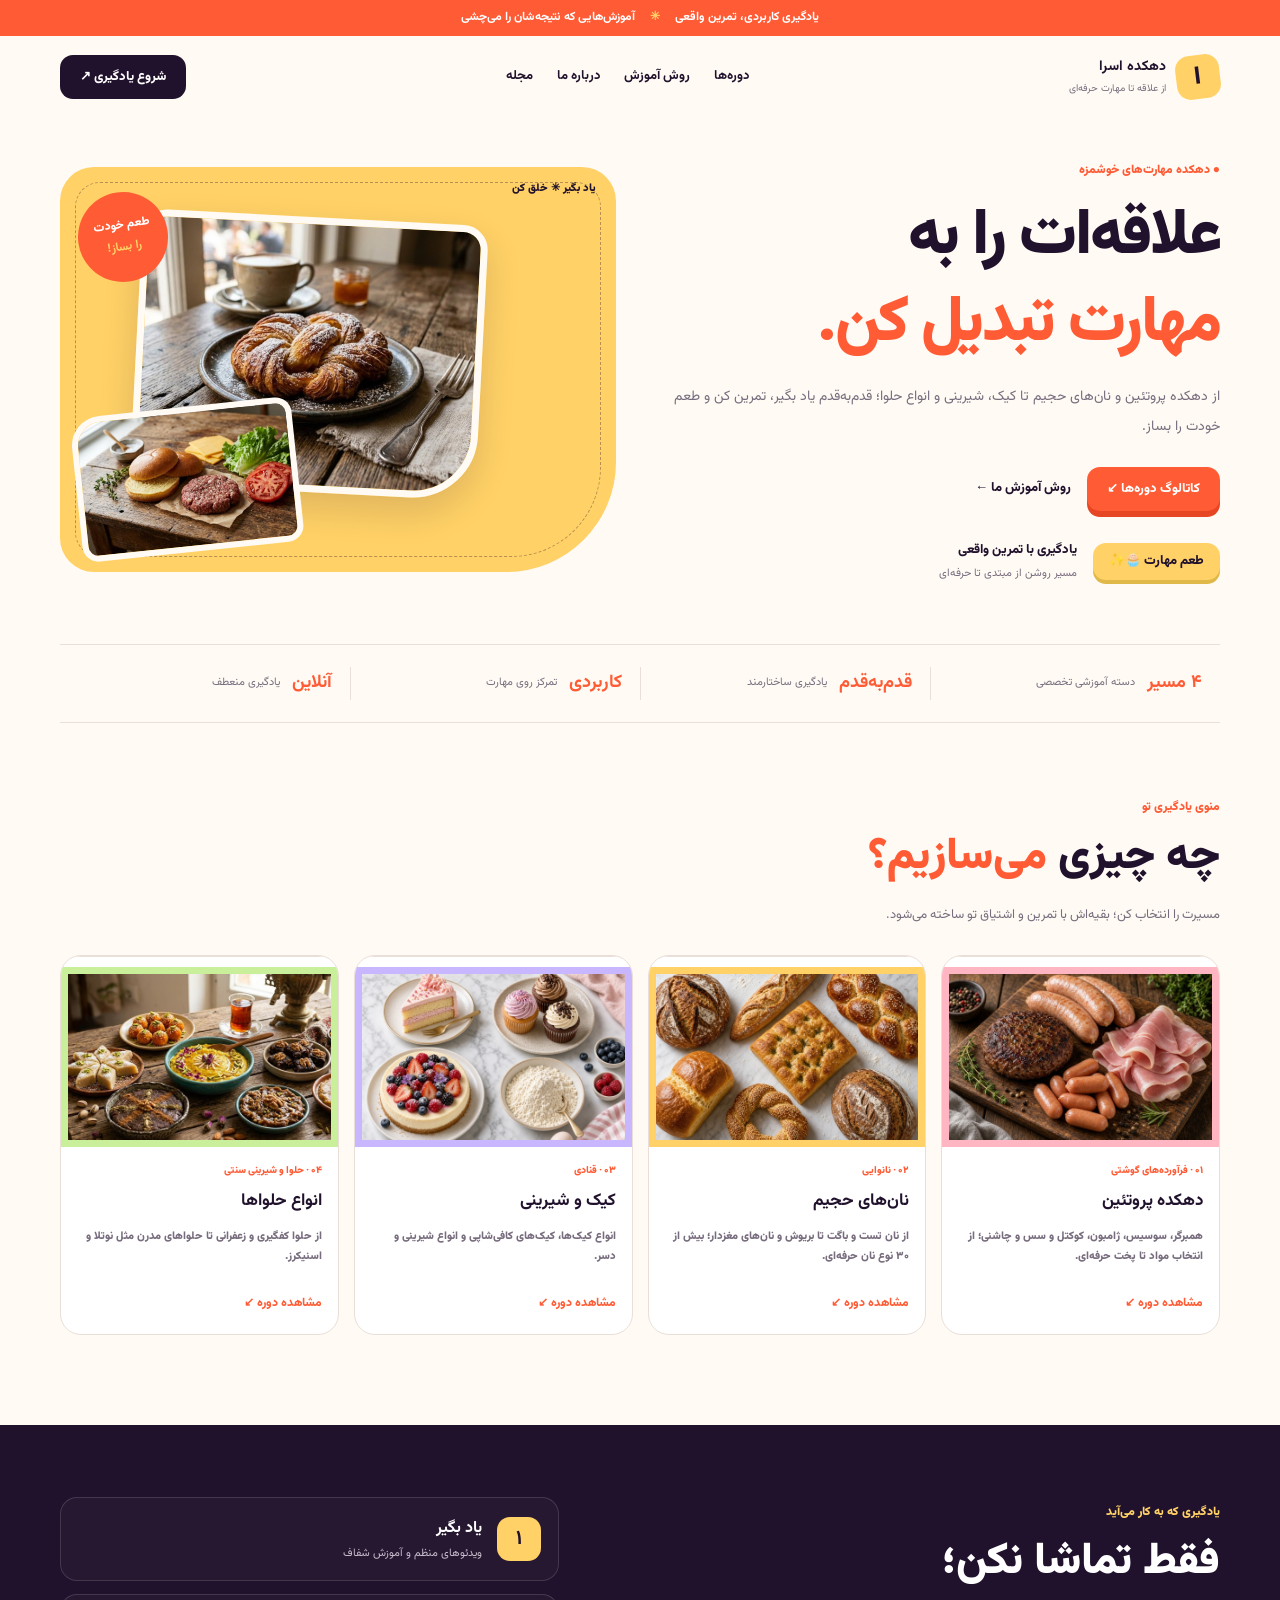
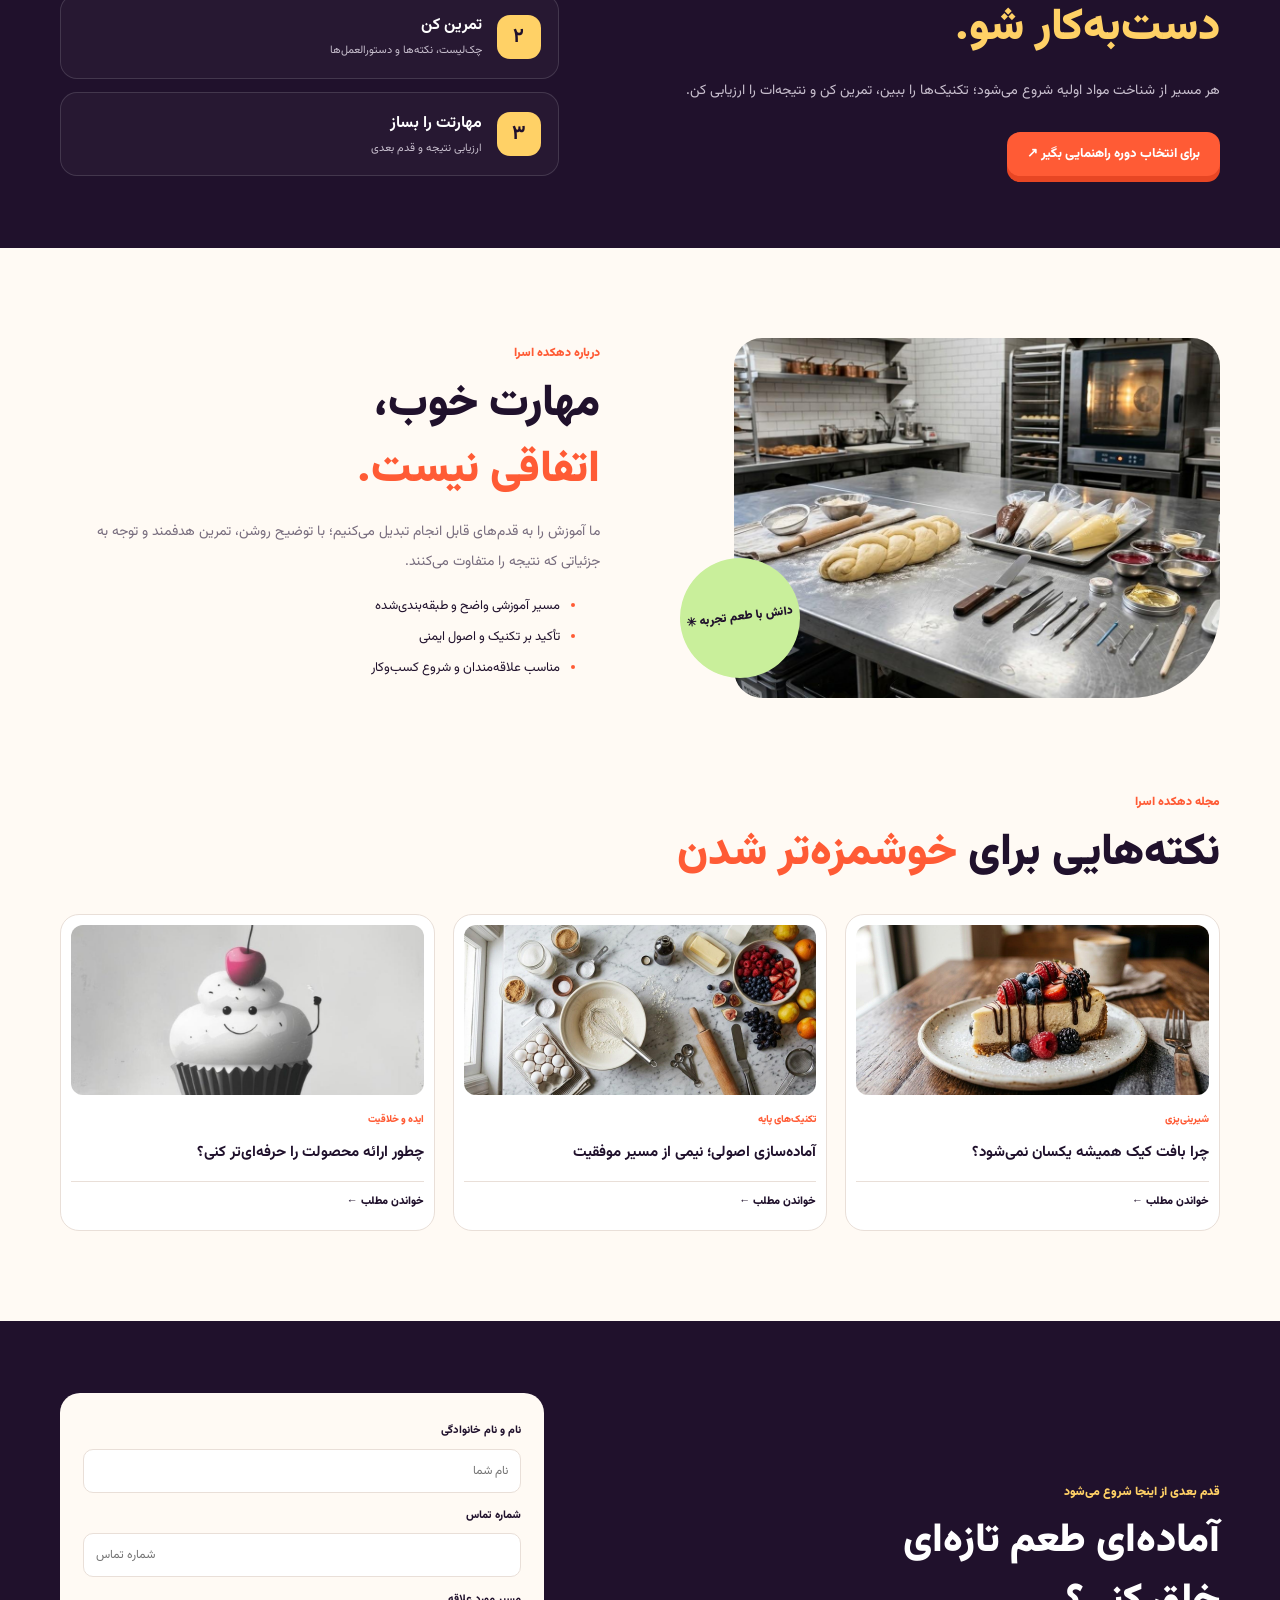
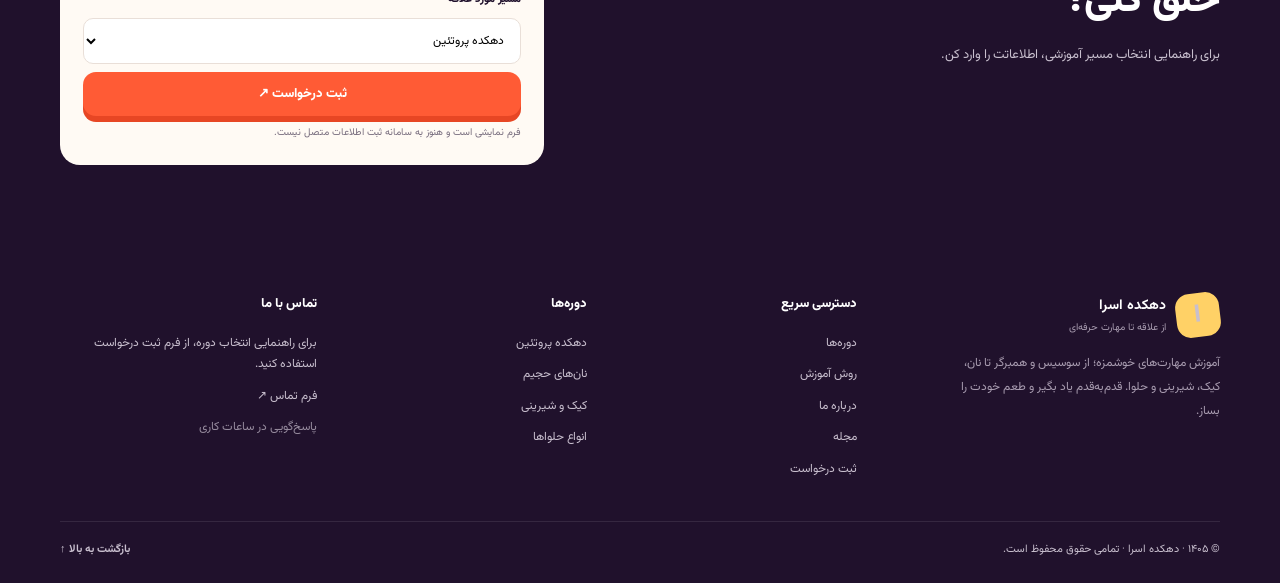
<file: index.html>
<!doctype html><html lang="fa" dir="rtl"><head><meta charset="utf-8"><meta name="viewport" content="width=device-width, initial-scale=1"><title>دهکده اسرا</title><link rel="stylesheet" href="styles.css"><link href="https://fonts.googleapis.com/css2?family=Vazirmatn:wght@400;500;600;700;800;900&display=swap" rel="stylesheet"></head><body>
<div class="top">یادگیری کاربردی، تمرین واقعی <b>✳</b> آموزش‌هایی که نتیجه‌شان را می‌چشی</div>
<header class="container header"><a class="brand" href="#"><span class="mark">ا</span><span><b>دهکده اسرا</b><small>از علاقه تا مهارت حرفه‌ای</small></span></a><button id="menu" aria-label="منو">☰</button><nav id="nav"><a href="#courses">دوره‌ها</a><a href="#method">روش آموزش</a><a href="#about">درباره ما</a><a href="#journal">مجله</a></nav><a class="btn dark desktop" href="#courses">شروع یادگیری ↗</a></header>
<main><section class="container hero"><div><span class="eyebrow">● دهکده مهارت‌های خوشمزه</span><h1>علاقه‌ات را به<br><em>مهارت تبدیل کن.</em></h1><p>از دهکده پروتئین و نان‌های حجیم تا کیک، شیرینی و انواع حلوا؛ قدم‌به‌قدم یاد بگیر، تمرین کن و طعم خودت را بساز.</p><div class="actions"><a class="btn hot" href="#courses">کاتالوگ دوره‌ها ↙</a><a class="plain" href="#method">روش آموزش ما ←</a></div><div class="proof"><span class="proof-sticker">طعم مهارت 🧁✨</span><div><b>یادگیری با تمرین واقعی</b><small>مسیر روشن از مبتدی تا حرفه‌ای</small></div></div></div><div class="hero-visual"><div class="scribble">یاد بگیر ✳ خلق کن</div><img class="hero-photo" src="images/pastry-coffee.jpg" alt="شیرینی تازه و قهوه"><div class="sticker">طعم خودت<br><b>را بساز!</b></div><div class="mini-photo"><img src="images/burger-prep.jpg" alt="آماده‌سازی همبرگر"></div></div></section>
<section class="container stats"><div><b>۴ مسیر</b><small>دسته آموزشی تخصصی</small></div><div><b>قدم‌به‌قدم</b><small>یادگیری ساختارمند</small></div><div><b>کاربردی</b><small>تمرکز روی مهارت</small></div><div><b>آنلاین</b><small>یادگیری منعطف</small></div></section>
<section id="courses" class="container section"><div class="section-title"><span class="eyebrow">منوی یادگیری تو</span><h2>چه چیزی <span class="hl">می‌سازیم؟</span></h2><p>مسیرت را انتخاب کن؛ بقیه‌اش با تمرین و اشتیاق تو ساخته می‌شود.</p></div><div class="courses">
<article class="course"><a href="protein.html" class="course-link"><img src="images/cat-protein.jpg" alt="دهکده پروتئین"><div><small>۰۱ · فرآورده‌های گوشتی</small><h3>دهکده پروتئین</h3><p>همبرگر، سوسیس، ژامبون، کوکتل و سس و چاشنی؛ از انتخاب مواد تا پخت حرفه‌ای.</p><span class="course-cta">مشاهده دوره ↙</span></div></a></article>
<article class="course yellow"><a href="breads.html" class="course-link"><img src="images/cat-breads.jpg" alt="نان‌های حجیم"><div><small>۰۲ · نانوایی</small><h3>نان‌های حجیم</h3><p>از نان تست و باگت تا بریوش و نان‌های مغزدار؛ بیش از ۳۰ نوع نان حرفه‌ای.</p><span class="course-cta">مشاهده دوره ↙</span></div></a></article>
<article class="course purple"><a href="cakes.html" class="course-link"><img src="images/cat-cakes.jpg" alt="کیک و شیرینی"><div><small>۰۳ · قنادی</small><h3>کیک و شیرینی</h3><p>انواع کیک‌ها، کیک‌های کافی‌شاپی و انواع شیرینی و دسر.</p><span class="course-cta">مشاهده دوره ↙</span></div></a></article>
<article class="course green"><a href="halvah.html" class="course-link"><img src="images/cat-halvah.jpg" alt="انواع حلواها"><div><small>۰۴ · حلوا و شیرینی سنتی</small><h3>انواع حلواها</h3><p>از حلوا کفگیری و زعفرانی تا حلواهای مدرن مثل نوتلا و اسنیکرز.</p><span class="course-cta">مشاهده دوره ↙</span></div></a></article>
</div></section>
<section id="method" class="dark-section"><div class="container method"><div><span class="eyebrow light">یادگیری که به کار می‌آید</span><h2>فقط تماشا نکن؛<br><em>دست‌به‌کار شو.</em></h2><p>هر مسیر از شناخت مواد اولیه شروع می‌شود؛ تکنیک‌ها را ببین، تمرین کن و نتیجه‌ات را ارزیابی کن.</p><a class="btn hot" href="#contact">برای انتخاب دوره راهنمایی بگیر ↗</a></div>
<div class="steps"><div><b>۱</b><span><strong>یاد بگیر</strong><small>ویدئوهای منظم و آموزش شفاف</small></span></div><div><b>۲</b><span><strong>تمرین کن</strong><small>چک‌لیست، نکته‌ها و دستورالعمل‌ها</small></span></div><div><b>۳</b><span><strong>مهارتت را بساز</strong><small>ارزیابی نتیجه و قدم بعدی</small></span></div></div></div></section>
<section id="about" class="container about section"><div class="about-image"><img src="images/pro-kitchen.jpg" alt="آشپزخانه حرفه‌ای و مهارت‌آموزی"><span>دانش با طعم تجربه ✳</span></div><div><span class="eyebrow">درباره دهکده اسرا</span><h2>مهارت خوب،<br><em>اتفاقی نیست.</em></h2><p>ما آموزش را به قدم‌های قابل انجام تبدیل می‌کنیم؛ با توضیح روشن، تمرین هدفمند و توجه به جزئیاتی که نتیجه را متفاوت می‌کنند.</p><ul><li>مسیر آموزشی واضح و طبقه‌بندی‌شده</li><li>تأکید بر تکنیک و اصول ایمنی</li><li>مناسب علاقه‌مندان و شروع کسب‌وکار</li></ul></div></section>
<section id="journal" class="container section"><div class="section-title"><span class="eyebrow">مجله دهکده اسرا</span><h2>نکته‌هایی برای <span class="hl">خوشمزه‌تر شدن</span></h2></div><div class="posts"><article><img src="images/cheesecake-berries.jpg" alt="چیزکیک با توت‌های تازه"><small>شیرینی‌پزی</small><h3>چرا بافت کیک همیشه یکسان نمی‌شود؟</h3><a href="#contact">خواندن مطلب ←</a></article><article><img src="images/baking-ingredients.jpg" alt="مواد اولیه تازه برای آشپزی"><small>تکنیک‌های پایه</small><h3>آماده‌سازی اصولی؛ نیمی از مسیر موفقیت</h3><a href="#contact">خواندن مطلب ←</a></article><article><img src="images/cute-cupcake.jpg" alt="کاپ‌کیک بامزه و ارائه حرفه‌ای"><small>ایده و خلاقیت</small><h3>چطور ارائه محصولت را حرفه‌ای‌تر کنی؟</h3><a href="#contact">خواندن مطلب ←</a></article></div></section>
<section id="contact" class="contact"><div class="container contact-grid"><div><span class="eyebrow light">قدم بعدی از اینجا شروع می‌شود</span><h2>آماده‌ای طعم تازه‌ای<br>خلق کنی؟</h2><p>برای راهنمایی انتخاب مسیر آموزشی، اطلاعاتت را وارد کن.</p></div><form id="lead"><label for="name">نام و نام خانوادگی</label><input id="name" required placeholder="نام شما"><label for="phone">شماره تماس</label><input id="phone" type="tel" required placeholder="شماره تماس"><label for="interest">مسیر مورد علاقه</label><select id="interest"><option>دهکده پروتئین</option><option>نان‌های حجیم</option><option>کیک و شیرینی</option><option>انواع حلواها</option><option>هنوز مطمئن نیستم</option></select><button class="btn hot">ثبت درخواست ↗</button><small id="form-note">فرم نمایشی است و هنوز به سامانه ثبت اطلاعات متصل نیست.</small></form></div></section></main>
<footer class="site-footer">
<div class="container footer-grid">
<div class="footer-brand">
<a class="brand" href="index.html"><span class="mark">ا</span><span><b>دهکده اسرا</b><small>از علاقه تا مهارت حرفه‌ای</small></span></a>
<p>آموزش مهارت‌های خوشمزه؛ از سوسیس و همبرگر تا نان، کیک، شیرینی و حلوا. قدم‌به‌قدم یاد بگیر و طعم خودت را بساز.</p>
</div>
<div class="footer-col">
<h4>دسترسی سریع</h4>
<a href="index.html#courses">دوره‌ها</a>
<a href="index.html#method">روش آموزش</a>
<a href="index.html#about">درباره ما</a>
<a href="index.html#journal">مجله</a>
<a href="index.html#contact">ثبت درخواست</a>
</div>
<div class="footer-col">
<h4>دوره‌ها</h4>
<a href="protein.html">دهکده پروتئین</a>
<a href="breads.html">نان‌های حجیم</a>
<a href="cakes.html">کیک و شیرینی</a>
<a href="halvah.html">انواع حلواها</a>
</div>
<div class="footer-col">
<h4>تماس با ما</h4>
<span>برای راهنمایی انتخاب دوره، از فرم ثبت درخواست استفاده کنید.</span>
<a href="index.html#contact">فرم تماس ↗</a>
<span class="footer-note">پاسخ‌گویی در ساعات کاری</span>
</div>
</div>
<div class="container footer-bottom">
<span>© ۱۴۰۵ · دهکده اسرا · تمامی حقوق محفوظ است.</span>
<a href="#">بازگشت به بالا ↑</a>
</div>
</footer><script src="script.js"></script></body></html>
</file>
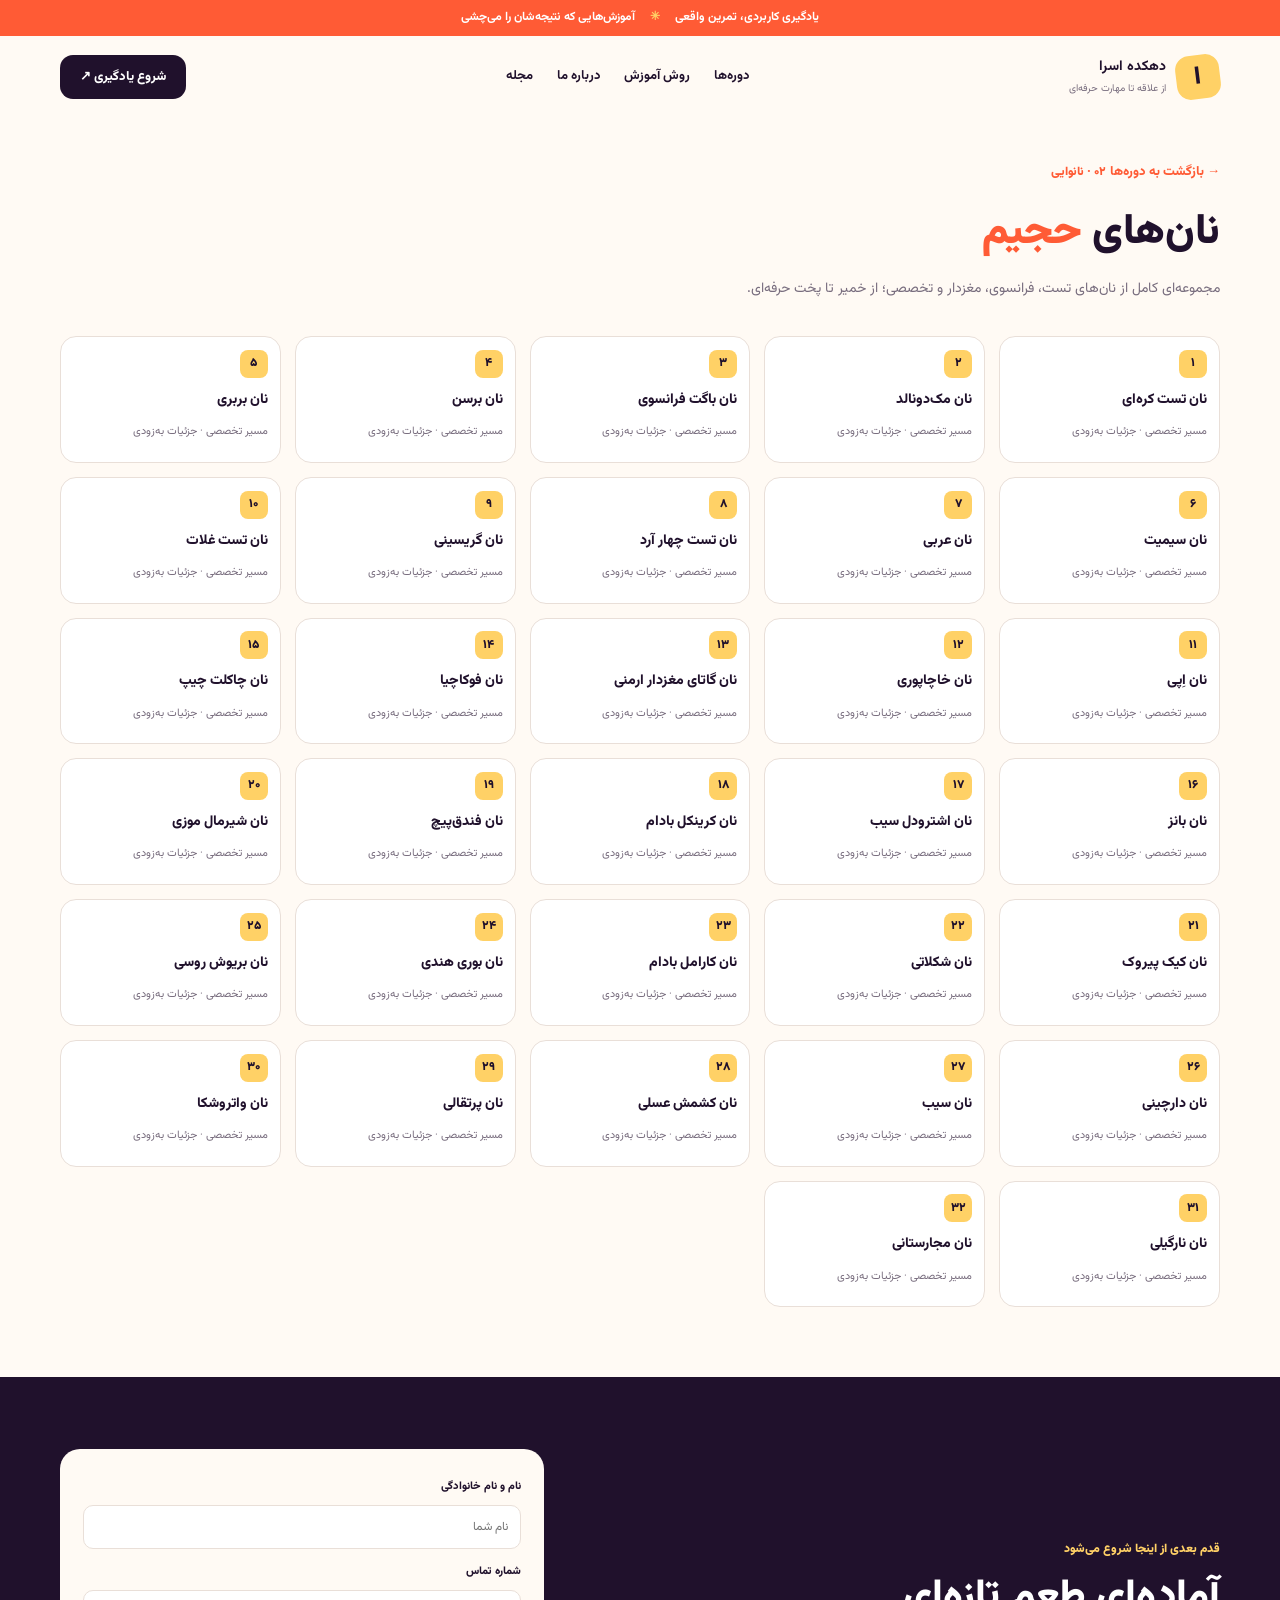
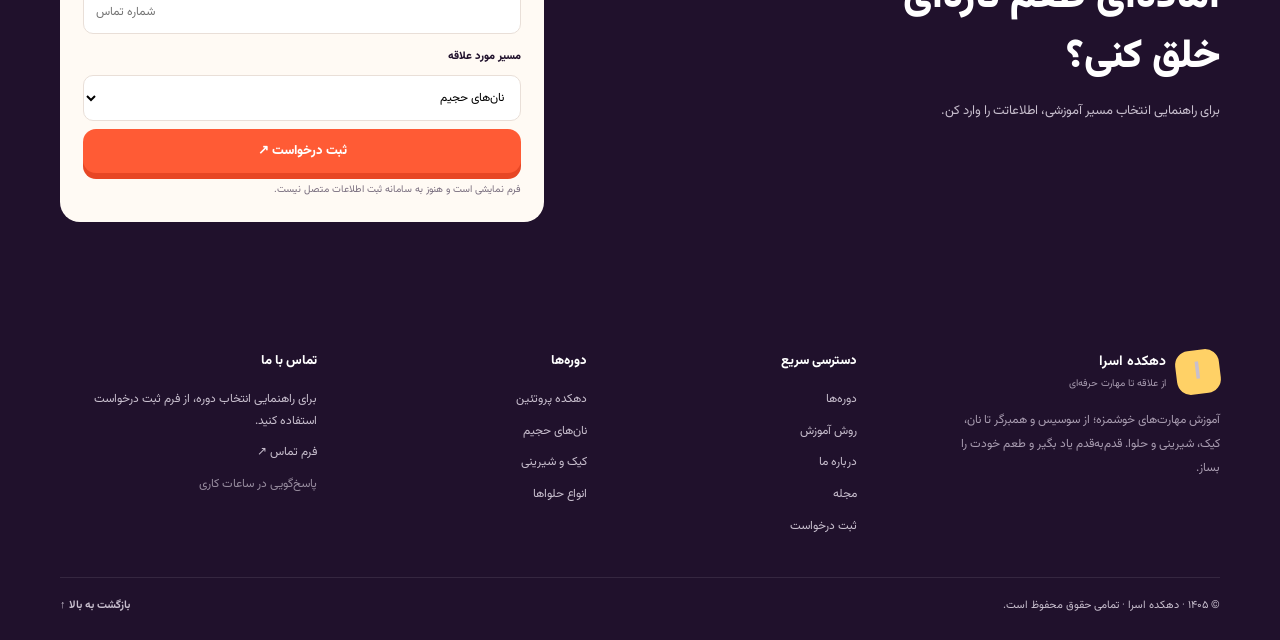
<file: breads.html>
<!doctype html><html lang="fa" dir="rtl"><head><meta charset="utf-8"><meta name="viewport" content="width=device-width, initial-scale=1"><title>نان‌های حجیم | دهکده اسرا</title><link rel="stylesheet" href="styles.css"><link href="https://fonts.googleapis.com/css2?family=Vazirmatn:wght@400;500;600;700;800;900&display=swap" rel="stylesheet"></head><body>
<div class="top">یادگیری کاربردی، تمرین واقعی <b>✳</b> آموزش‌هایی که نتیجه‌شان را می‌چشی</div>
<header class="container header"><a class="brand" href="index.html"><span class="mark">ا</span><span><b>دهکده اسرا</b><small>از علاقه تا مهارت حرفه‌ای</small></span></a><button id="menu" aria-label="منو">☰</button><nav id="nav"><a href="index.html#courses">دوره‌ها</a><a href="index.html#method">روش آموزش</a><a href="index.html#about">درباره ما</a><a href="index.html#journal">مجله</a></nav><a class="btn dark desktop" href="index.html#courses">شروع یادگیری ↗</a></header>
<main>
<section class="container subpage-hero">
<a class="back-link" href="index.html#courses">→ بازگشت به دوره‌ها</a>
<span class="eyebrow">۰۲ · نانوایی</span>
<h1>نان‌های <span class="hl">حجیم</span></h1>
<p>مجموعه‌ای کامل از نان‌های تست، فرانسوی، مغزدار و تخصصی؛ از خمیر تا پخت حرفه‌ای.</p>
</section>
<section class="container"><div class="sub-grid">
<div class="sub-card">
<span class="num">۱</span>
<b>نان تست کره‌ای</b>
<small>مسیر تخصصی · جزئیات به‌زودی</small>
</div><div class="sub-card">
<span class="num">۲</span>
<b>نان مک‌دونالد</b>
<small>مسیر تخصصی · جزئیات به‌زودی</small>
</div><div class="sub-card">
<span class="num">۳</span>
<b>نان باگت فرانسوی</b>
<small>مسیر تخصصی · جزئیات به‌زودی</small>
</div><div class="sub-card">
<span class="num">۴</span>
<b>نان برسن</b>
<small>مسیر تخصصی · جزئیات به‌زودی</small>
</div><div class="sub-card">
<span class="num">۵</span>
<b>نان بربری</b>
<small>مسیر تخصصی · جزئیات به‌زودی</small>
</div><div class="sub-card">
<span class="num">۶</span>
<b>نان سیمیت</b>
<small>مسیر تخصصی · جزئیات به‌زودی</small>
</div><div class="sub-card">
<span class="num">۷</span>
<b>نان عربی</b>
<small>مسیر تخصصی · جزئیات به‌زودی</small>
</div><div class="sub-card">
<span class="num">۸</span>
<b>نان تست چهار آرد</b>
<small>مسیر تخصصی · جزئیات به‌زودی</small>
</div><div class="sub-card">
<span class="num">۹</span>
<b>نان گریسینی</b>
<small>مسیر تخصصی · جزئیات به‌زودی</small>
</div><div class="sub-card">
<span class="num">۱۰</span>
<b>نان تست غلات</b>
<small>مسیر تخصصی · جزئیات به‌زودی</small>
</div><div class="sub-card">
<span class="num">۱۱</span>
<b>نان اِپی</b>
<small>مسیر تخصصی · جزئیات به‌زودی</small>
</div><div class="sub-card">
<span class="num">۱۲</span>
<b>نان خاچاپوری</b>
<small>مسیر تخصصی · جزئیات به‌زودی</small>
</div><div class="sub-card">
<span class="num">۱۳</span>
<b>نان گاتای مغزدار ارمنی</b>
<small>مسیر تخصصی · جزئیات به‌زودی</small>
</div><div class="sub-card">
<span class="num">۱۴</span>
<b>نان فوکاچیا</b>
<small>مسیر تخصصی · جزئیات به‌زودی</small>
</div><div class="sub-card">
<span class="num">۱۵</span>
<b>نان چاکلت چیپ</b>
<small>مسیر تخصصی · جزئیات به‌زودی</small>
</div><div class="sub-card">
<span class="num">۱۶</span>
<b>نان بانز</b>
<small>مسیر تخصصی · جزئیات به‌زودی</small>
</div><div class="sub-card">
<span class="num">۱۷</span>
<b>نان اشترودل سیب</b>
<small>مسیر تخصصی · جزئیات به‌زودی</small>
</div><div class="sub-card">
<span class="num">۱۸</span>
<b>نان کرینکل بادام</b>
<small>مسیر تخصصی · جزئیات به‌زودی</small>
</div><div class="sub-card">
<span class="num">۱۹</span>
<b>نان فندق‌پیچ</b>
<small>مسیر تخصصی · جزئیات به‌زودی</small>
</div><div class="sub-card">
<span class="num">۲۰</span>
<b>نان شیرمال موزی</b>
<small>مسیر تخصصی · جزئیات به‌زودی</small>
</div><div class="sub-card">
<span class="num">۲۱</span>
<b>نان کیک پیروک</b>
<small>مسیر تخصصی · جزئیات به‌زودی</small>
</div><div class="sub-card">
<span class="num">۲۲</span>
<b>نان شکلاتی</b>
<small>مسیر تخصصی · جزئیات به‌زودی</small>
</div><div class="sub-card">
<span class="num">۲۳</span>
<b>نان کارامل بادام</b>
<small>مسیر تخصصی · جزئیات به‌زودی</small>
</div><div class="sub-card">
<span class="num">۲۴</span>
<b>نان بوری هندی</b>
<small>مسیر تخصصی · جزئیات به‌زودی</small>
</div><div class="sub-card">
<span class="num">۲۵</span>
<b>نان بریوش روسی</b>
<small>مسیر تخصصی · جزئیات به‌زودی</small>
</div><div class="sub-card">
<span class="num">۲۶</span>
<b>نان دارچینی</b>
<small>مسیر تخصصی · جزئیات به‌زودی</small>
</div><div class="sub-card">
<span class="num">۲۷</span>
<b>نان سیب</b>
<small>مسیر تخصصی · جزئیات به‌زودی</small>
</div><div class="sub-card">
<span class="num">۲۸</span>
<b>نان کشمش عسلی</b>
<small>مسیر تخصصی · جزئیات به‌زودی</small>
</div><div class="sub-card">
<span class="num">۲۹</span>
<b>نان پرتقالی</b>
<small>مسیر تخصصی · جزئیات به‌زودی</small>
</div><div class="sub-card">
<span class="num">۳۰</span>
<b>نان واتروشکا</b>
<small>مسیر تخصصی · جزئیات به‌زودی</small>
</div><div class="sub-card">
<span class="num">۳۱</span>
<b>نان نارگیلی</b>
<small>مسیر تخصصی · جزئیات به‌زودی</small>
</div><div class="sub-card">
<span class="num">۳۲</span>
<b>نان مجارستانی</b>
<small>مسیر تخصصی · جزئیات به‌زودی</small>
</div>
</div></section>
<section id="contact" class="contact"><div class="container contact-grid"><div><span class="eyebrow light">قدم بعدی از اینجا شروع می‌شود</span><h2>آماده‌ای طعم تازه‌ای<br>خلق کنی؟</h2><p>برای راهنمایی انتخاب مسیر آموزشی، اطلاعاتت را وارد کن.</p></div><form id="lead"><label for="name">نام و نام خانوادگی</label><input id="name" required placeholder="نام شما"><label for="phone">شماره تماس</label><input id="phone" type="tel" required placeholder="شماره تماس"><label for="interest">مسیر مورد علاقه</label><select id="interest"><option>نان‌های حجیم</option><option>دهکده پروتئین</option><option>نان‌های حجیم</option><option>کیک و شیرینی</option><option>انواع حلواها</option><option>هنوز مطمئن نیستم</option></select><button class="btn hot">ثبت درخواست ↗</button><small id="form-note">فرم نمایشی است و هنوز به سامانه ثبت اطلاعات متصل نیست.</small></form></div></section>
</main>
<footer class="site-footer">
<div class="container footer-grid">
<div class="footer-brand">
<a class="brand" href="index.html"><span class="mark">ا</span><span><b>دهکده اسرا</b><small>از علاقه تا مهارت حرفه‌ای</small></span></a>
<p>آموزش مهارت‌های خوشمزه؛ از سوسیس و همبرگر تا نان، کیک، شیرینی و حلوا. قدم‌به‌قدم یاد بگیر و طعم خودت را بساز.</p>
</div>
<div class="footer-col">
<h4>دسترسی سریع</h4>
<a href="index.html#courses">دوره‌ها</a>
<a href="index.html#method">روش آموزش</a>
<a href="index.html#about">درباره ما</a>
<a href="index.html#journal">مجله</a>
<a href="index.html#contact">ثبت درخواست</a>
</div>
<div class="footer-col">
<h4>دوره‌ها</h4>
<a href="protein.html">دهکده پروتئین</a>
<a href="breads.html">نان‌های حجیم</a>
<a href="cakes.html">کیک و شیرینی</a>
<a href="halvah.html">انواع حلواها</a>
</div>
<div class="footer-col">
<h4>تماس با ما</h4>
<span>برای راهنمایی انتخاب دوره، از فرم ثبت درخواست استفاده کنید.</span>
<a href="index.html#contact">فرم تماس ↗</a>
<span class="footer-note">پاسخ‌گویی در ساعات کاری</span>
</div>
</div>
<div class="container footer-bottom">
<span>© ۱۴۰۵ · دهکده اسرا · تمامی حقوق محفوظ است.</span>
<a href="#">بازگشت به بالا ↑</a>
</div>
</footer><script src="script.js"></script></body></html>
</file>
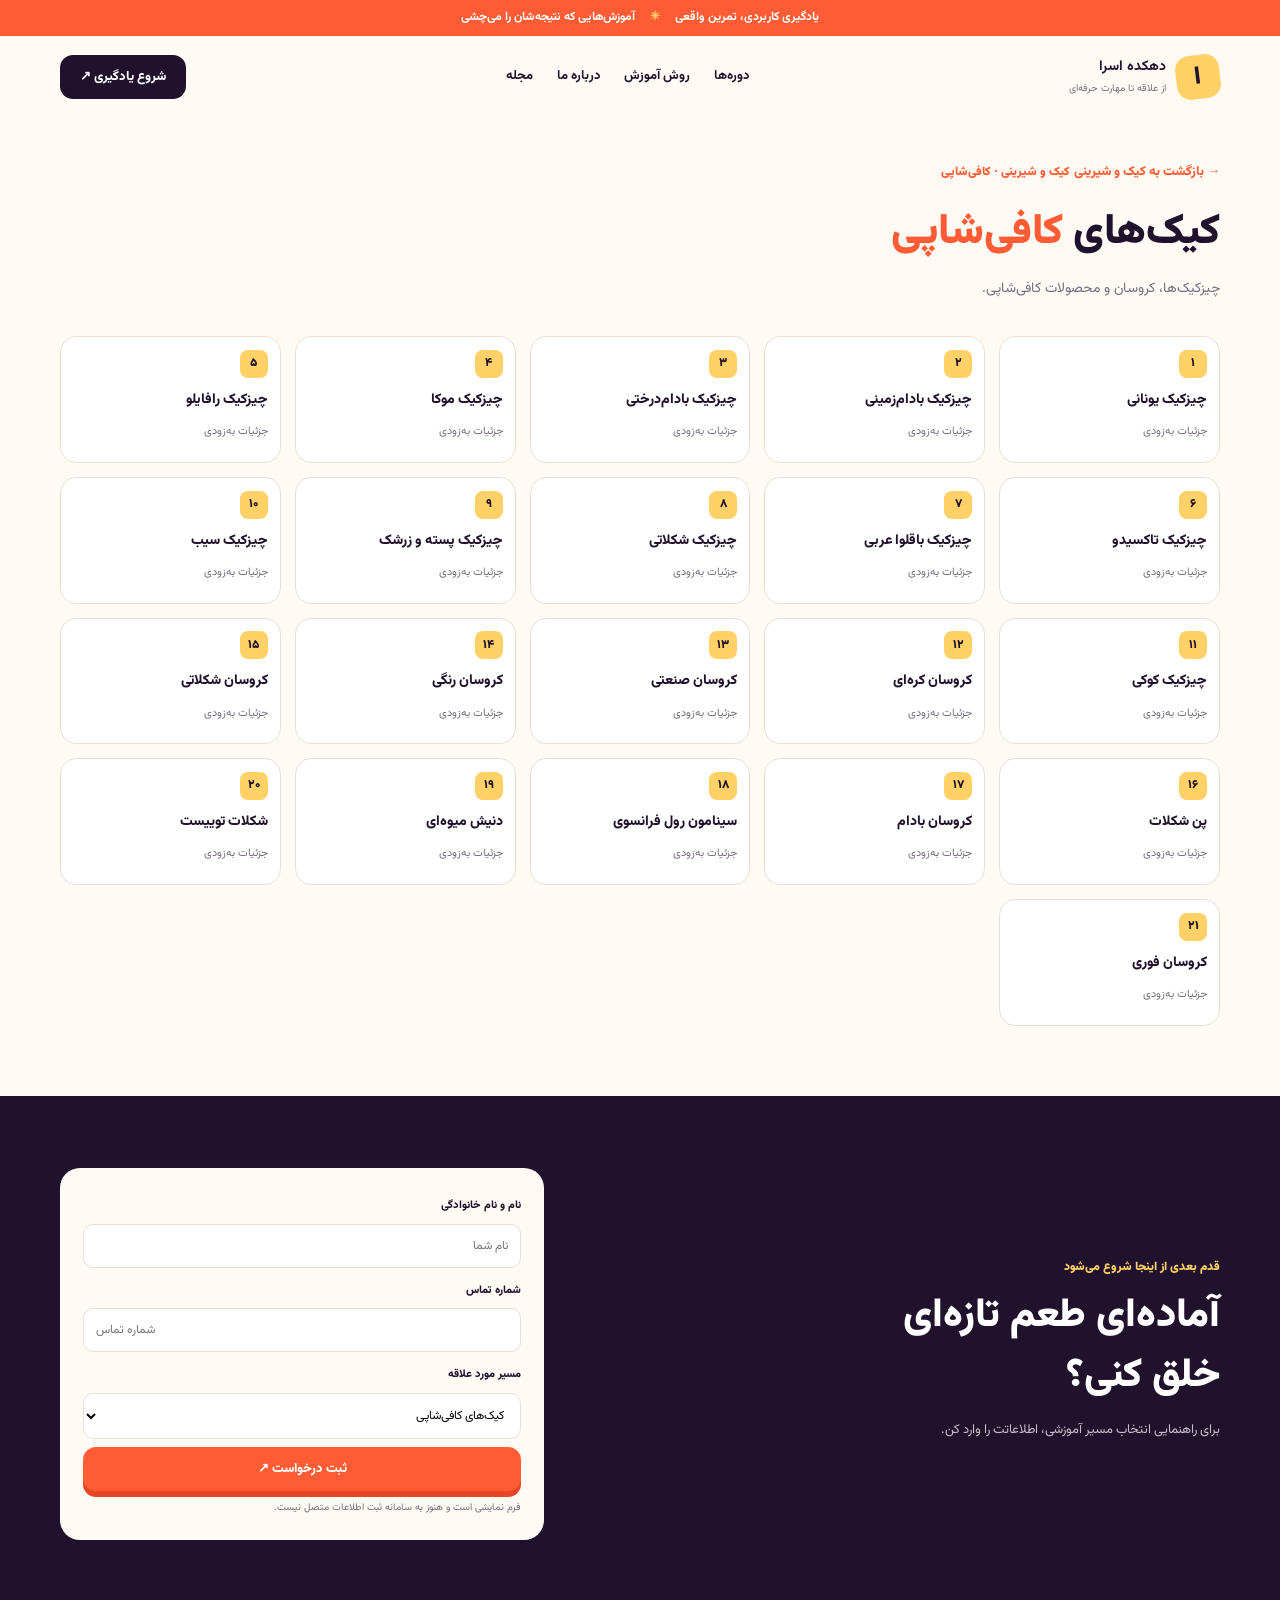
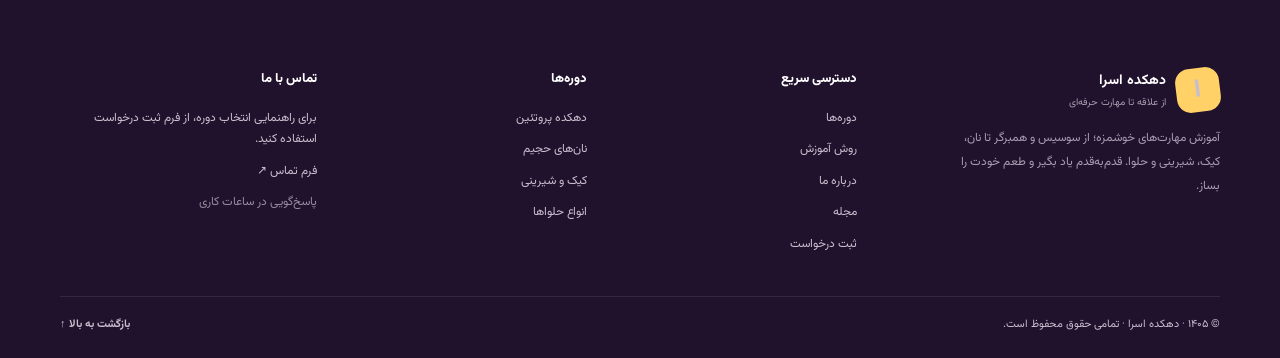
<file: cafe-cakes.html>
<!doctype html><html lang="fa" dir="rtl"><head><meta charset="utf-8"><meta name="viewport" content="width=device-width, initial-scale=1"><title>کیک‌های کافی‌شاپی | دهکده اسرا</title><link rel="stylesheet" href="styles.css"><link href="https://fonts.googleapis.com/css2?family=Vazirmatn:wght@400;500;600;700;800;900&display=swap" rel="stylesheet"></head><body>
<div class="top">یادگیری کاربردی، تمرین واقعی <b>✳</b> آموزش‌هایی که نتیجه‌شان را می‌چشی</div>
<header class="container header"><a class="brand" href="index.html"><span class="mark">ا</span><span><b>دهکده اسرا</b><small>از علاقه تا مهارت حرفه‌ای</small></span></a><button id="menu" aria-label="منو">☰</button><nav id="nav"><a href="index.html#courses">دوره‌ها</a><a href="index.html#method">روش آموزش</a><a href="index.html#about">درباره ما</a><a href="index.html#journal">مجله</a></nav><a class="btn dark desktop" href="index.html#courses">شروع یادگیری ↗</a></header>
<main>
<section class="container subpage-hero">
<a class="back-link" href="cakes.html">→ بازگشت به کیک و شیرینی</a>
<span class="eyebrow">کیک و شیرینی · کافی‌شاپی</span>
<h1>کیک‌های <span class="hl">کافی‌شاپی</span></h1>
<p>چیزکیک‌ها، کروسان و محصولات کافی‌شاپی.</p>
</section>
<section class="container"><div class="sub-grid">
<div class="sub-card"><span class="num">۱</span><b>چیزکیک یونانی</b><small>جزئیات به‌زودی</small></div><div class="sub-card"><span class="num">۲</span><b>چیزکیک بادام‌زمینی</b><small>جزئیات به‌زودی</small></div><div class="sub-card"><span class="num">۳</span><b>چیزکیک بادام‌درختی</b><small>جزئیات به‌زودی</small></div><div class="sub-card"><span class="num">۴</span><b>چیزکیک موکا</b><small>جزئیات به‌زودی</small></div><div class="sub-card"><span class="num">۵</span><b>چیزکیک رافایلو</b><small>جزئیات به‌زودی</small></div><div class="sub-card"><span class="num">۶</span><b>چیزکیک تاکسیدو</b><small>جزئیات به‌زودی</small></div><div class="sub-card"><span class="num">۷</span><b>چیزکیک باقلوا عربی</b><small>جزئیات به‌زودی</small></div><div class="sub-card"><span class="num">۸</span><b>چیزکیک شکلاتی</b><small>جزئیات به‌زودی</small></div><div class="sub-card"><span class="num">۹</span><b>چیزکیک پسته و زرشک</b><small>جزئیات به‌زودی</small></div><div class="sub-card"><span class="num">۱۰</span><b>چیزکیک سیب</b><small>جزئیات به‌زودی</small></div><div class="sub-card"><span class="num">۱۱</span><b>چیزکیک کوکی</b><small>جزئیات به‌زودی</small></div><div class="sub-card"><span class="num">۱۲</span><b>کروسان کره‌ای</b><small>جزئیات به‌زودی</small></div><div class="sub-card"><span class="num">۱۳</span><b>کروسان صنعتی</b><small>جزئیات به‌زودی</small></div><div class="sub-card"><span class="num">۱۴</span><b>کروسان رنگی</b><small>جزئیات به‌زودی</small></div><div class="sub-card"><span class="num">۱۵</span><b>کروسان شکلاتی</b><small>جزئیات به‌زودی</small></div><div class="sub-card"><span class="num">۱۶</span><b>پن شکلات</b><small>جزئیات به‌زودی</small></div><div class="sub-card"><span class="num">۱۷</span><b>کروسان بادام</b><small>جزئیات به‌زودی</small></div><div class="sub-card"><span class="num">۱۸</span><b>سینامون رول فرانسوی</b><small>جزئیات به‌زودی</small></div><div class="sub-card"><span class="num">۱۹</span><b>دنیش میوه‌ای</b><small>جزئیات به‌زودی</small></div><div class="sub-card"><span class="num">۲۰</span><b>شکلات توییست</b><small>جزئیات به‌زودی</small></div><div class="sub-card"><span class="num">۲۱</span><b>کروسان فوری</b><small>جزئیات به‌زودی</small></div>
</div></section>
<section id="contact" class="contact"><div class="container contact-grid"><div><span class="eyebrow light">قدم بعدی از اینجا شروع می‌شود</span><h2>آماده‌ای طعم تازه‌ای<br>خلق کنی؟</h2><p>برای راهنمایی انتخاب مسیر آموزشی، اطلاعاتت را وارد کن.</p></div><form id="lead"><label for="name">نام و نام خانوادگی</label><input id="name" required placeholder="نام شما"><label for="phone">شماره تماس</label><input id="phone" type="tel" required placeholder="شماره تماس"><label for="interest">مسیر مورد علاقه</label><select id="interest"><option>کیک‌های کافی‌شاپی</option><option>دهکده پروتئین</option><option>نان‌های حجیم</option><option>کیک و شیرینی</option><option>انواع حلواها</option><option>هنوز مطمئن نیستم</option></select><button class="btn hot">ثبت درخواست ↗</button><small id="form-note">فرم نمایشی است و هنوز به سامانه ثبت اطلاعات متصل نیست.</small></form></div></section>
</main>
<footer class="site-footer">
<div class="container footer-grid">
<div class="footer-brand">
<a class="brand" href="index.html"><span class="mark">ا</span><span><b>دهکده اسرا</b><small>از علاقه تا مهارت حرفه‌ای</small></span></a>
<p>آموزش مهارت‌های خوشمزه؛ از سوسیس و همبرگر تا نان، کیک، شیرینی و حلوا. قدم‌به‌قدم یاد بگیر و طعم خودت را بساز.</p>
</div>
<div class="footer-col">
<h4>دسترسی سریع</h4>
<a href="index.html#courses">دوره‌ها</a>
<a href="index.html#method">روش آموزش</a>
<a href="index.html#about">درباره ما</a>
<a href="index.html#journal">مجله</a>
<a href="index.html#contact">ثبت درخواست</a>
</div>
<div class="footer-col">
<h4>دوره‌ها</h4>
<a href="protein.html">دهکده پروتئین</a>
<a href="breads.html">نان‌های حجیم</a>
<a href="cakes.html">کیک و شیرینی</a>
<a href="halvah.html">انواع حلواها</a>
</div>
<div class="footer-col">
<h4>تماس با ما</h4>
<span>برای راهنمایی انتخاب دوره، از فرم ثبت درخواست استفاده کنید.</span>
<a href="index.html#contact">فرم تماس ↗</a>
<span class="footer-note">پاسخ‌گویی در ساعات کاری</span>
</div>
</div>
<div class="container footer-bottom">
<span>© ۱۴۰۵ · دهکده اسرا · تمامی حقوق محفوظ است.</span>
<a href="#">بازگشت به بالا ↑</a>
</div>
</footer><script src="script.js"></script></body></html>
</file>
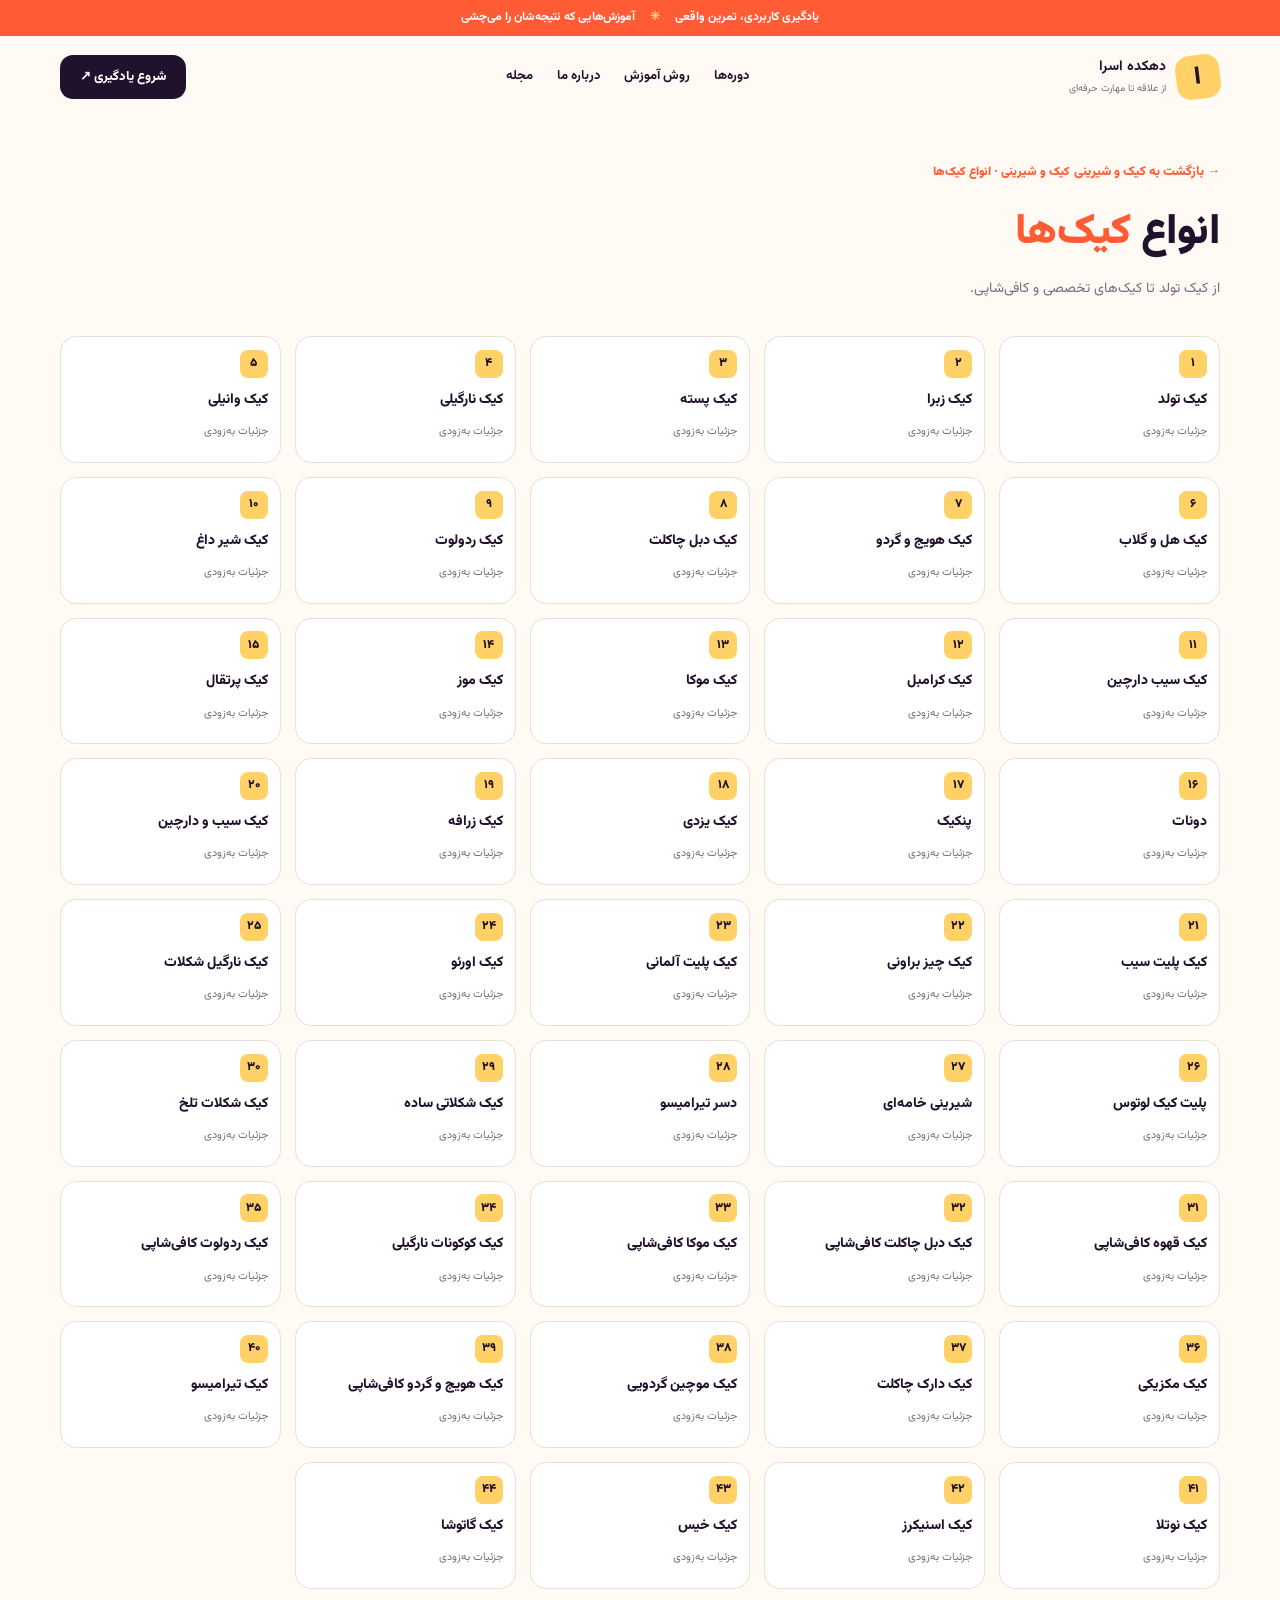
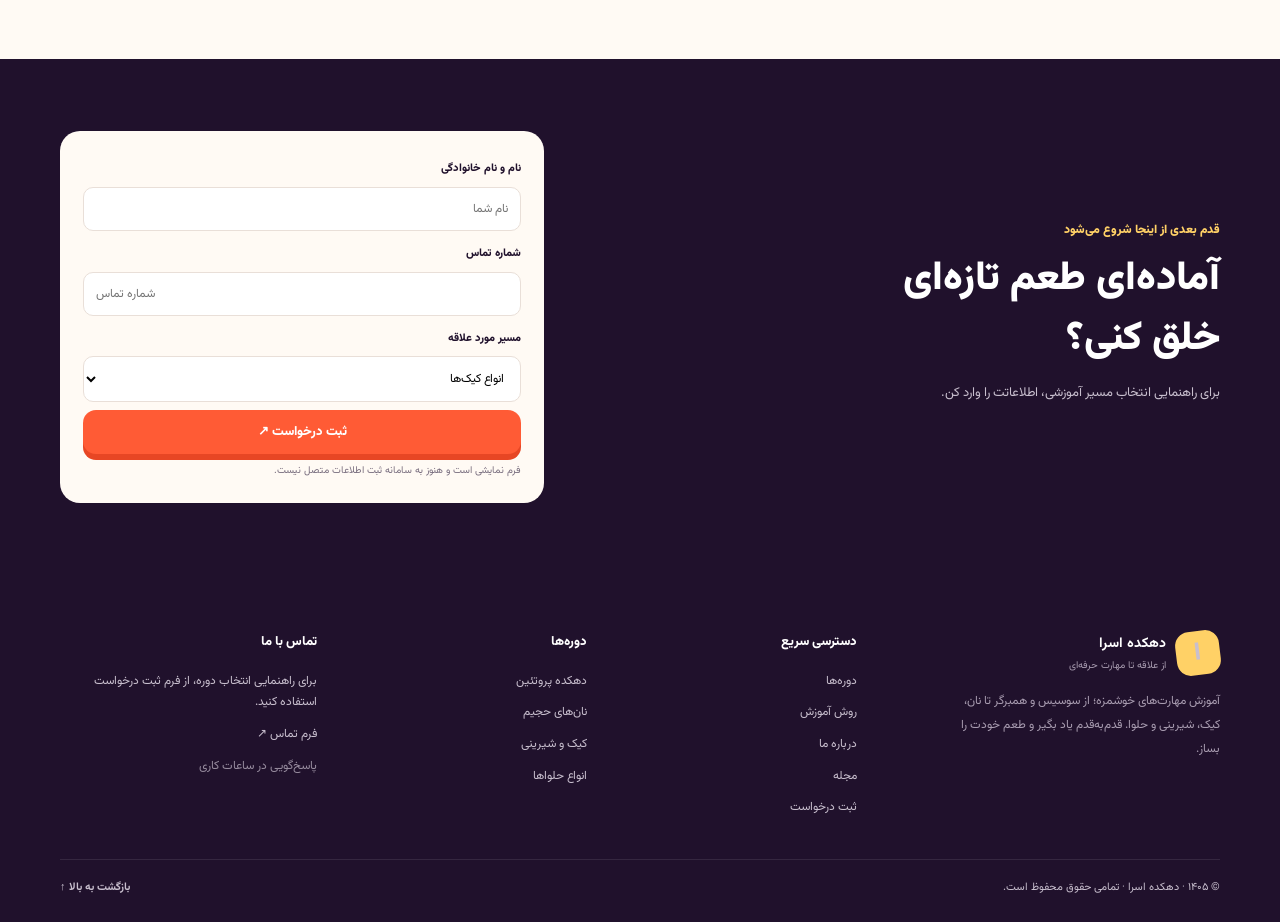
<file: cake-types.html>
<!doctype html><html lang="fa" dir="rtl"><head><meta charset="utf-8"><meta name="viewport" content="width=device-width, initial-scale=1"><title>انواع کیک‌ها | دهکده اسرا</title><link rel="stylesheet" href="styles.css"><link href="https://fonts.googleapis.com/css2?family=Vazirmatn:wght@400;500;600;700;800;900&display=swap" rel="stylesheet"></head><body>
<div class="top">یادگیری کاربردی، تمرین واقعی <b>✳</b> آموزش‌هایی که نتیجه‌شان را می‌چشی</div>
<header class="container header"><a class="brand" href="index.html"><span class="mark">ا</span><span><b>دهکده اسرا</b><small>از علاقه تا مهارت حرفه‌ای</small></span></a><button id="menu" aria-label="منو">☰</button><nav id="nav"><a href="index.html#courses">دوره‌ها</a><a href="index.html#method">روش آموزش</a><a href="index.html#about">درباره ما</a><a href="index.html#journal">مجله</a></nav><a class="btn dark desktop" href="index.html#courses">شروع یادگیری ↗</a></header>
<main>
<section class="container subpage-hero">
<a class="back-link" href="cakes.html">→ بازگشت به کیک و شیرینی</a>
<span class="eyebrow">کیک و شیرینی · انواع کیک‌ها</span>
<h1>انواع <span class="hl">کیک‌ها</span></h1>
<p>از کیک تولد تا کیک‌های تخصصی و کافی‌شاپی.</p>
</section>
<section class="container"><div class="sub-grid">
<div class="sub-card"><span class="num">۱</span><b>کیک تولد</b><small>جزئیات به‌زودی</small></div><div class="sub-card"><span class="num">۲</span><b>کیک زبرا</b><small>جزئیات به‌زودی</small></div><div class="sub-card"><span class="num">۳</span><b>کیک پسته</b><small>جزئیات به‌زودی</small></div><div class="sub-card"><span class="num">۴</span><b>کیک نارگیلی</b><small>جزئیات به‌زودی</small></div><div class="sub-card"><span class="num">۵</span><b>کیک وانیلی</b><small>جزئیات به‌زودی</small></div><div class="sub-card"><span class="num">۶</span><b>کیک هل و گلاب</b><small>جزئیات به‌زودی</small></div><div class="sub-card"><span class="num">۷</span><b>کیک هویج و گردو</b><small>جزئیات به‌زودی</small></div><div class="sub-card"><span class="num">۸</span><b>کیک دبل چاکلت</b><small>جزئیات به‌زودی</small></div><div class="sub-card"><span class="num">۹</span><b>کیک ردولوت</b><small>جزئیات به‌زودی</small></div><div class="sub-card"><span class="num">۱۰</span><b>کیک شیر داغ</b><small>جزئیات به‌زودی</small></div><div class="sub-card"><span class="num">۱۱</span><b>کیک سیب دارچین</b><small>جزئیات به‌زودی</small></div><div class="sub-card"><span class="num">۱۲</span><b>کیک کرامبل</b><small>جزئیات به‌زودی</small></div><div class="sub-card"><span class="num">۱۳</span><b>کیک موکا</b><small>جزئیات به‌زودی</small></div><div class="sub-card"><span class="num">۱۴</span><b>کیک موز</b><small>جزئیات به‌زودی</small></div><div class="sub-card"><span class="num">۱۵</span><b>کیک پرتقال</b><small>جزئیات به‌زودی</small></div><div class="sub-card"><span class="num">۱۶</span><b>دونات</b><small>جزئیات به‌زودی</small></div><div class="sub-card"><span class="num">۱۷</span><b>پنکیک</b><small>جزئیات به‌زودی</small></div><div class="sub-card"><span class="num">۱۸</span><b>کیک یزدی</b><small>جزئیات به‌زودی</small></div><div class="sub-card"><span class="num">۱۹</span><b>کیک زرافه</b><small>جزئیات به‌زودی</small></div><div class="sub-card"><span class="num">۲۰</span><b>کیک سیب و دارچین</b><small>جزئیات به‌زودی</small></div><div class="sub-card"><span class="num">۲۱</span><b>کیک پلیت سیب</b><small>جزئیات به‌زودی</small></div><div class="sub-card"><span class="num">۲۲</span><b>کیک چیز براونی</b><small>جزئیات به‌زودی</small></div><div class="sub-card"><span class="num">۲۳</span><b>کیک پلیت آلمانی</b><small>جزئیات به‌زودی</small></div><div class="sub-card"><span class="num">۲۴</span><b>کیک اورئو</b><small>جزئیات به‌زودی</small></div><div class="sub-card"><span class="num">۲۵</span><b>کیک نارگیل شکلات</b><small>جزئیات به‌زودی</small></div><div class="sub-card"><span class="num">۲۶</span><b>پلیت کیک لوتوس</b><small>جزئیات به‌زودی</small></div><div class="sub-card"><span class="num">۲۷</span><b>شیرینی خامه‌ای</b><small>جزئیات به‌زودی</small></div><div class="sub-card"><span class="num">۲۸</span><b>دسر تیرامیسو</b><small>جزئیات به‌زودی</small></div><div class="sub-card"><span class="num">۲۹</span><b>کیک شکلاتی ساده</b><small>جزئیات به‌زودی</small></div><div class="sub-card"><span class="num">۳۰</span><b>کیک شکلات تلخ</b><small>جزئیات به‌زودی</small></div><div class="sub-card"><span class="num">۳۱</span><b>کیک قهوه کافی‌شاپی</b><small>جزئیات به‌زودی</small></div><div class="sub-card"><span class="num">۳۲</span><b>کیک دبل چاکلت کافی‌شاپی</b><small>جزئیات به‌زودی</small></div><div class="sub-card"><span class="num">۳۳</span><b>کیک موکا کافی‌شاپی</b><small>جزئیات به‌زودی</small></div><div class="sub-card"><span class="num">۳۴</span><b>کیک کوکونات نارگیلی</b><small>جزئیات به‌زودی</small></div><div class="sub-card"><span class="num">۳۵</span><b>کیک ردولوت کافی‌شاپی</b><small>جزئیات به‌زودی</small></div><div class="sub-card"><span class="num">۳۶</span><b>کیک مکزیکی</b><small>جزئیات به‌زودی</small></div><div class="sub-card"><span class="num">۳۷</span><b>کیک دارک چاکلت</b><small>جزئیات به‌زودی</small></div><div class="sub-card"><span class="num">۳۸</span><b>کیک موچین گردویی</b><small>جزئیات به‌زودی</small></div><div class="sub-card"><span class="num">۳۹</span><b>کیک هویج و گردو کافی‌شاپی</b><small>جزئیات به‌زودی</small></div><div class="sub-card"><span class="num">۴۰</span><b>کیک تیرامیسو</b><small>جزئیات به‌زودی</small></div><div class="sub-card"><span class="num">۴۱</span><b>کیک نوتلا</b><small>جزئیات به‌زودی</small></div><div class="sub-card"><span class="num">۴۲</span><b>کیک اسنیکرز</b><small>جزئیات به‌زودی</small></div><div class="sub-card"><span class="num">۴۳</span><b>کیک خیس</b><small>جزئیات به‌زودی</small></div><div class="sub-card"><span class="num">۴۴</span><b>کیک گاتوشا</b><small>جزئیات به‌زودی</small></div>
</div></section>
<section id="contact" class="contact"><div class="container contact-grid"><div><span class="eyebrow light">قدم بعدی از اینجا شروع می‌شود</span><h2>آماده‌ای طعم تازه‌ای<br>خلق کنی؟</h2><p>برای راهنمایی انتخاب مسیر آموزشی، اطلاعاتت را وارد کن.</p></div><form id="lead"><label for="name">نام و نام خانوادگی</label><input id="name" required placeholder="نام شما"><label for="phone">شماره تماس</label><input id="phone" type="tel" required placeholder="شماره تماس"><label for="interest">مسیر مورد علاقه</label><select id="interest"><option>انواع کیک‌ها</option><option>دهکده پروتئین</option><option>نان‌های حجیم</option><option>کیک و شیرینی</option><option>انواع حلواها</option><option>هنوز مطمئن نیستم</option></select><button class="btn hot">ثبت درخواست ↗</button><small id="form-note">فرم نمایشی است و هنوز به سامانه ثبت اطلاعات متصل نیست.</small></form></div></section>
</main>
<footer class="site-footer">
<div class="container footer-grid">
<div class="footer-brand">
<a class="brand" href="index.html"><span class="mark">ا</span><span><b>دهکده اسرا</b><small>از علاقه تا مهارت حرفه‌ای</small></span></a>
<p>آموزش مهارت‌های خوشمزه؛ از سوسیس و همبرگر تا نان، کیک، شیرینی و حلوا. قدم‌به‌قدم یاد بگیر و طعم خودت را بساز.</p>
</div>
<div class="footer-col">
<h4>دسترسی سریع</h4>
<a href="index.html#courses">دوره‌ها</a>
<a href="index.html#method">روش آموزش</a>
<a href="index.html#about">درباره ما</a>
<a href="index.html#journal">مجله</a>
<a href="index.html#contact">ثبت درخواست</a>
</div>
<div class="footer-col">
<h4>دوره‌ها</h4>
<a href="protein.html">دهکده پروتئین</a>
<a href="breads.html">نان‌های حجیم</a>
<a href="cakes.html">کیک و شیرینی</a>
<a href="halvah.html">انواع حلواها</a>
</div>
<div class="footer-col">
<h4>تماس با ما</h4>
<span>برای راهنمایی انتخاب دوره، از فرم ثبت درخواست استفاده کنید.</span>
<a href="index.html#contact">فرم تماس ↗</a>
<span class="footer-note">پاسخ‌گویی در ساعات کاری</span>
</div>
</div>
<div class="container footer-bottom">
<span>© ۱۴۰۵ · دهکده اسرا · تمامی حقوق محفوظ است.</span>
<a href="#">بازگشت به بالا ↑</a>
</div>
</footer><script src="script.js"></script></body></html>
</file>
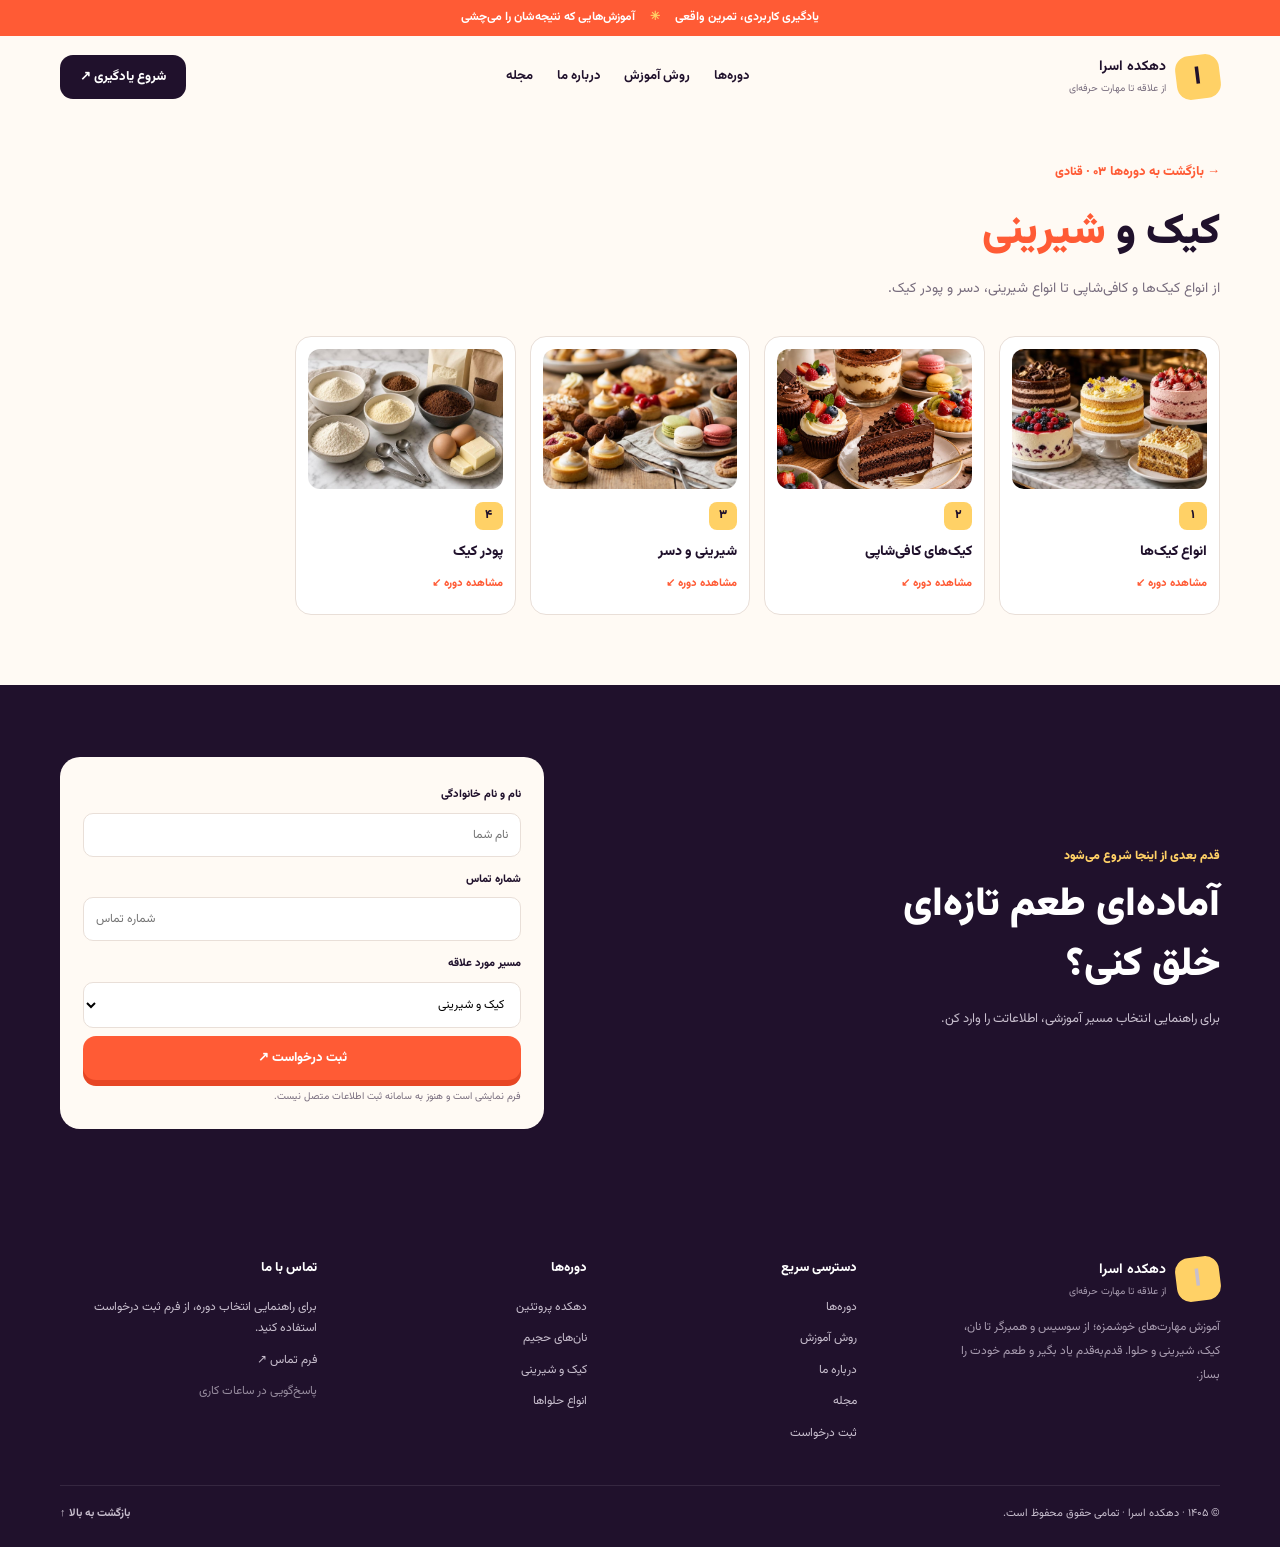
<file: cakes.html>
<!doctype html><html lang="fa" dir="rtl"><head><meta charset="utf-8"><meta name="viewport" content="width=device-width, initial-scale=1"><title>کیک و شیرینی | دهکده اسرا</title><link rel="stylesheet" href="styles.css"><link href="https://fonts.googleapis.com/css2?family=Vazirmatn:wght@400;500;600;700;800;900&display=swap" rel="stylesheet"></head><body>
<div class="top">یادگیری کاربردی، تمرین واقعی <b>✳</b> آموزش‌هایی که نتیجه‌شان را می‌چشی</div>
<header class="container header"><a class="brand" href="index.html"><span class="mark">ا</span><span><b>دهکده اسرا</b><small>از علاقه تا مهارت حرفه‌ای</small></span></a><button id="menu" aria-label="منو">☰</button><nav id="nav"><a href="index.html#courses">دوره‌ها</a><a href="index.html#method">روش آموزش</a><a href="index.html#about">درباره ما</a><a href="index.html#journal">مجله</a></nav><a class="btn dark desktop" href="index.html#courses">شروع یادگیری ↗</a></header>
<main>
<section class="container subpage-hero">
<a class="back-link" href="index.html#courses">→ بازگشت به دوره‌ها</a>
<span class="eyebrow">۰۳ · قنادی</span>
<h1>کیک و <span class="hl">شیرینی</span></h1>
<p>از انواع کیک‌ها و کافی‌شاپی تا انواع شیرینی، دسر و پودر کیک.</p>
</section>
<section class="container"><div class="sub-grid">
<a class="sub-card sub-card-link" href="cake-types.html">
<img src="images/sub/cake-01.jpg" alt="انواع کیک‌ها" loading="lazy">
<span class="num">۱</span>
<b>انواع کیک‌ها</b>
<small>مشاهده دوره ↙</small>
</a><a class="sub-card sub-card-link" href="cafe-cakes.html">
<img src="images/sub/cake-02.jpg" alt="کیک‌های کافی‌شاپی" loading="lazy">
<span class="num">۲</span>
<b>کیک‌های کافی‌شاپی</b>
<small>مشاهده دوره ↙</small>
</a><a class="sub-card sub-card-link" href="sweets.html">
<img src="images/sub/cake-03.jpg" alt="شیرینی و دسر" loading="lazy">
<span class="num">۳</span>
<b>شیرینی و دسر</b>
<small>مشاهده دوره ↙</small>
</a><a class="sub-card sub-card-link" href="powder.html">
<img src="images/sub/cake-04.jpg" alt="پودر کیک" loading="lazy">
<span class="num">۴</span>
<b>پودر کیک</b>
<small>مشاهده دوره ↙</small>
</a>
</div></section>
<section id="contact" class="contact"><div class="container contact-grid"><div><span class="eyebrow light">قدم بعدی از اینجا شروع می‌شود</span><h2>آماده‌ای طعم تازه‌ای<br>خلق کنی؟</h2><p>برای راهنمایی انتخاب مسیر آموزشی، اطلاعاتت را وارد کن.</p></div><form id="lead"><label for="name">نام و نام خانوادگی</label><input id="name" required placeholder="نام شما"><label for="phone">شماره تماس</label><input id="phone" type="tel" required placeholder="شماره تماس"><label for="interest">مسیر مورد علاقه</label><select id="interest"><option>کیک و شیرینی</option><option>دهکده پروتئین</option><option>نان‌های حجیم</option><option>کیک و شیرینی</option><option>انواع حلواها</option><option>هنوز مطمئن نیستم</option></select><button class="btn hot">ثبت درخواست ↗</button><small id="form-note">فرم نمایشی است و هنوز به سامانه ثبت اطلاعات متصل نیست.</small></form></div></section>
</main>
<footer class="site-footer">
<div class="container footer-grid">
<div class="footer-brand">
<a class="brand" href="index.html"><span class="mark">ا</span><span><b>دهکده اسرا</b><small>از علاقه تا مهارت حرفه‌ای</small></span></a>
<p>آموزش مهارت‌های خوشمزه؛ از سوسیس و همبرگر تا نان، کیک، شیرینی و حلوا. قدم‌به‌قدم یاد بگیر و طعم خودت را بساز.</p>
</div>
<div class="footer-col">
<h4>دسترسی سریع</h4>
<a href="index.html#courses">دوره‌ها</a>
<a href="index.html#method">روش آموزش</a>
<a href="index.html#about">درباره ما</a>
<a href="index.html#journal">مجله</a>
<a href="index.html#contact">ثبت درخواست</a>
</div>
<div class="footer-col">
<h4>دوره‌ها</h4>
<a href="protein.html">دهکده پروتئین</a>
<a href="breads.html">نان‌های حجیم</a>
<a href="cakes.html">کیک و شیرینی</a>
<a href="halvah.html">انواع حلواها</a>
</div>
<div class="footer-col">
<h4>تماس با ما</h4>
<span>برای راهنمایی انتخاب دوره، از فرم ثبت درخواست استفاده کنید.</span>
<a href="index.html#contact">فرم تماس ↗</a>
<span class="footer-note">پاسخ‌گویی در ساعات کاری</span>
</div>
</div>
<div class="container footer-bottom">
<span>© ۱۴۰۵ · دهکده اسرا · تمامی حقوق محفوظ است.</span>
<a href="#">بازگشت به بالا ↑</a>
</div>
</footer><script src="script.js"></script></body></html>
</file>
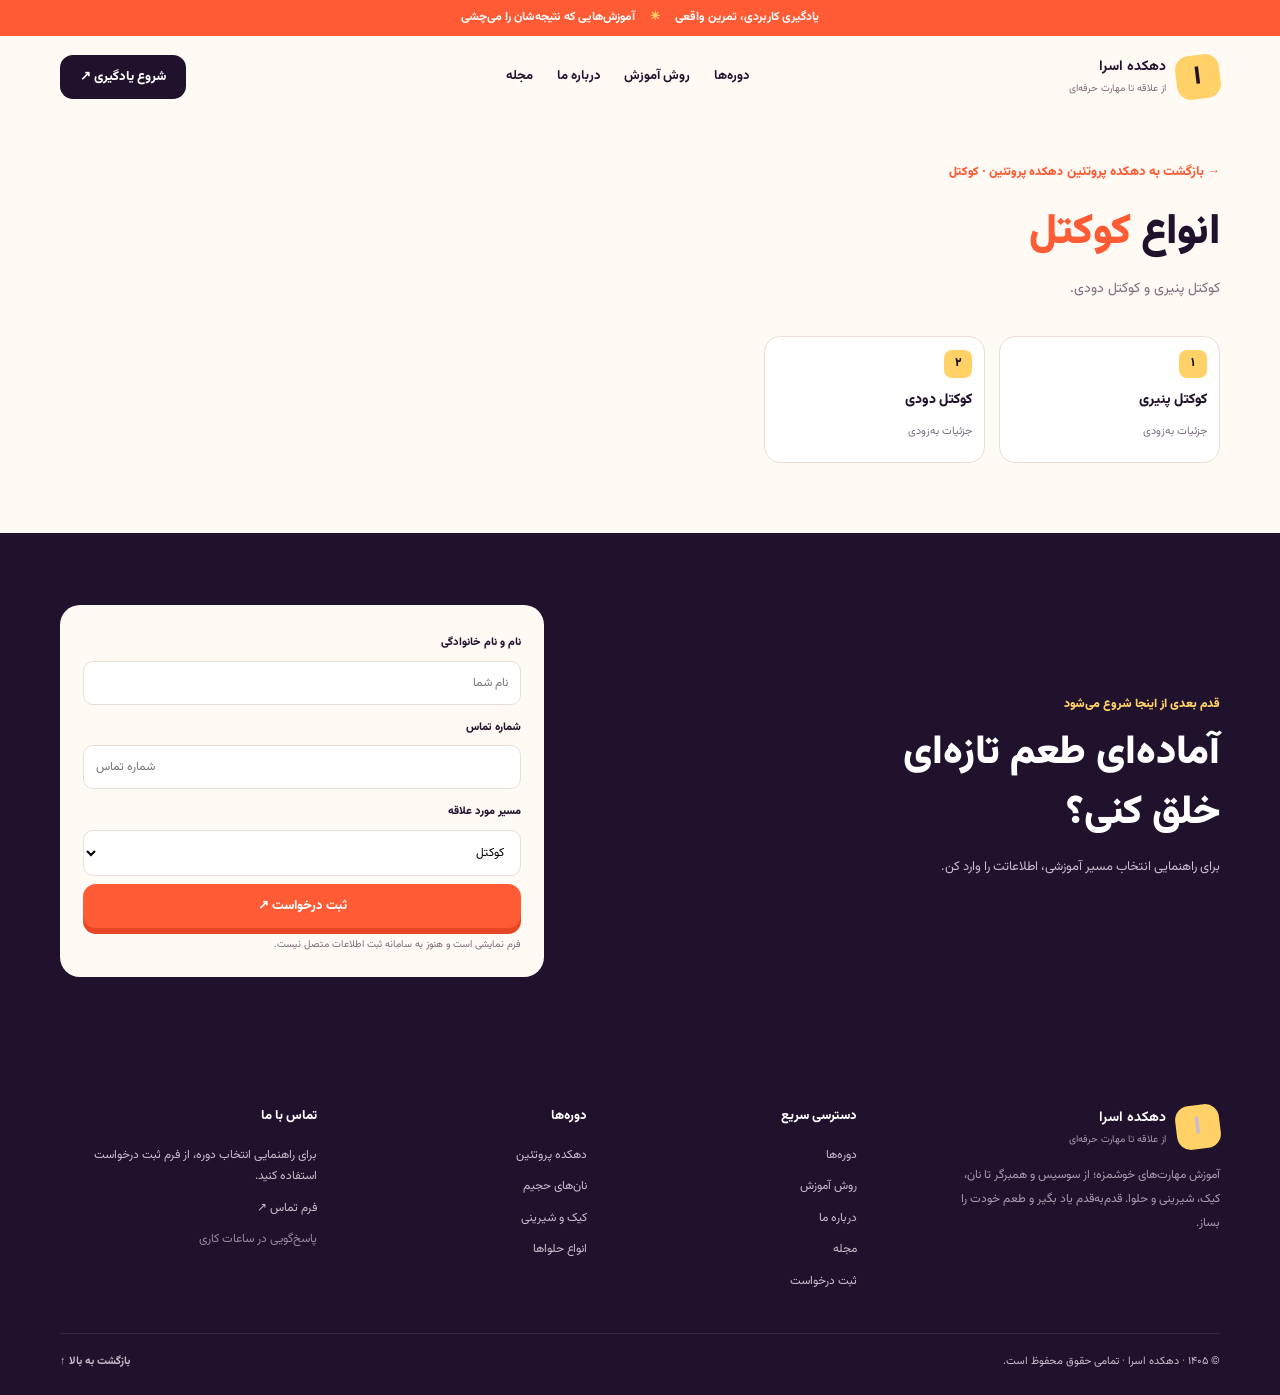
<file: cocktail.html>
<!doctype html><html lang="fa" dir="rtl"><head><meta charset="utf-8"><meta name="viewport" content="width=device-width, initial-scale=1"><title>کوکتل | دهکده اسرا</title><link rel="stylesheet" href="styles.css"><link href="https://fonts.googleapis.com/css2?family=Vazirmatn:wght@400;500;600;700;800;900&display=swap" rel="stylesheet"></head><body>
<div class="top">یادگیری کاربردی، تمرین واقعی <b>✳</b> آموزش‌هایی که نتیجه‌شان را می‌چشی</div>
<header class="container header"><a class="brand" href="index.html"><span class="mark">ا</span><span><b>دهکده اسرا</b><small>از علاقه تا مهارت حرفه‌ای</small></span></a><button id="menu" aria-label="منو">☰</button><nav id="nav"><a href="index.html#courses">دوره‌ها</a><a href="index.html#method">روش آموزش</a><a href="index.html#about">درباره ما</a><a href="index.html#journal">مجله</a></nav><a class="btn dark desktop" href="index.html#courses">شروع یادگیری ↗</a></header>
<main>
<section class="container subpage-hero">
<a class="back-link" href="protein.html">→ بازگشت به دهکده پروتئین</a>
<span class="eyebrow">دهکده پروتئین · کوکتل</span>
<h1>انواع <span class="hl">کوکتل</span></h1>
<p>کوکتل پنیری و کوکتل دودی.</p>
</section>
<section class="container"><div class="sub-grid">
<div class="sub-card"><span class="num">۱</span><b>کوکتل پنیری</b><small>جزئیات به‌زودی</small></div><div class="sub-card"><span class="num">۲</span><b>کوکتل دودی</b><small>جزئیات به‌زودی</small></div>
</div></section>
<section id="contact" class="contact"><div class="container contact-grid"><div><span class="eyebrow light">قدم بعدی از اینجا شروع می‌شود</span><h2>آماده‌ای طعم تازه‌ای<br>خلق کنی؟</h2><p>برای راهنمایی انتخاب مسیر آموزشی، اطلاعاتت را وارد کن.</p></div><form id="lead"><label for="name">نام و نام خانوادگی</label><input id="name" required placeholder="نام شما"><label for="phone">شماره تماس</label><input id="phone" type="tel" required placeholder="شماره تماس"><label for="interest">مسیر مورد علاقه</label><select id="interest"><option>کوکتل</option><option>دهکده پروتئین</option><option>نان‌های حجیم</option><option>کیک و شیرینی</option><option>انواع حلواها</option><option>هنوز مطمئن نیستم</option></select><button class="btn hot">ثبت درخواست ↗</button><small id="form-note">فرم نمایشی است و هنوز به سامانه ثبت اطلاعات متصل نیست.</small></form></div></section>
</main>
<footer class="site-footer">
<div class="container footer-grid">
<div class="footer-brand">
<a class="brand" href="index.html"><span class="mark">ا</span><span><b>دهکده اسرا</b><small>از علاقه تا مهارت حرفه‌ای</small></span></a>
<p>آموزش مهارت‌های خوشمزه؛ از سوسیس و همبرگر تا نان، کیک، شیرینی و حلوا. قدم‌به‌قدم یاد بگیر و طعم خودت را بساز.</p>
</div>
<div class="footer-col">
<h4>دسترسی سریع</h4>
<a href="index.html#courses">دوره‌ها</a>
<a href="index.html#method">روش آموزش</a>
<a href="index.html#about">درباره ما</a>
<a href="index.html#journal">مجله</a>
<a href="index.html#contact">ثبت درخواست</a>
</div>
<div class="footer-col">
<h4>دوره‌ها</h4>
<a href="protein.html">دهکده پروتئین</a>
<a href="breads.html">نان‌های حجیم</a>
<a href="cakes.html">کیک و شیرینی</a>
<a href="halvah.html">انواع حلواها</a>
</div>
<div class="footer-col">
<h4>تماس با ما</h4>
<span>برای راهنمایی انتخاب دوره، از فرم ثبت درخواست استفاده کنید.</span>
<a href="index.html#contact">فرم تماس ↗</a>
<span class="footer-note">پاسخ‌گویی در ساعات کاری</span>
</div>
</div>
<div class="container footer-bottom">
<span>© ۱۴۰۵ · دهکده اسرا · تمامی حقوق محفوظ است.</span>
<a href="#">بازگشت به بالا ↑</a>
</div>
</footer><script src="script.js"></script></body></html>
</file>
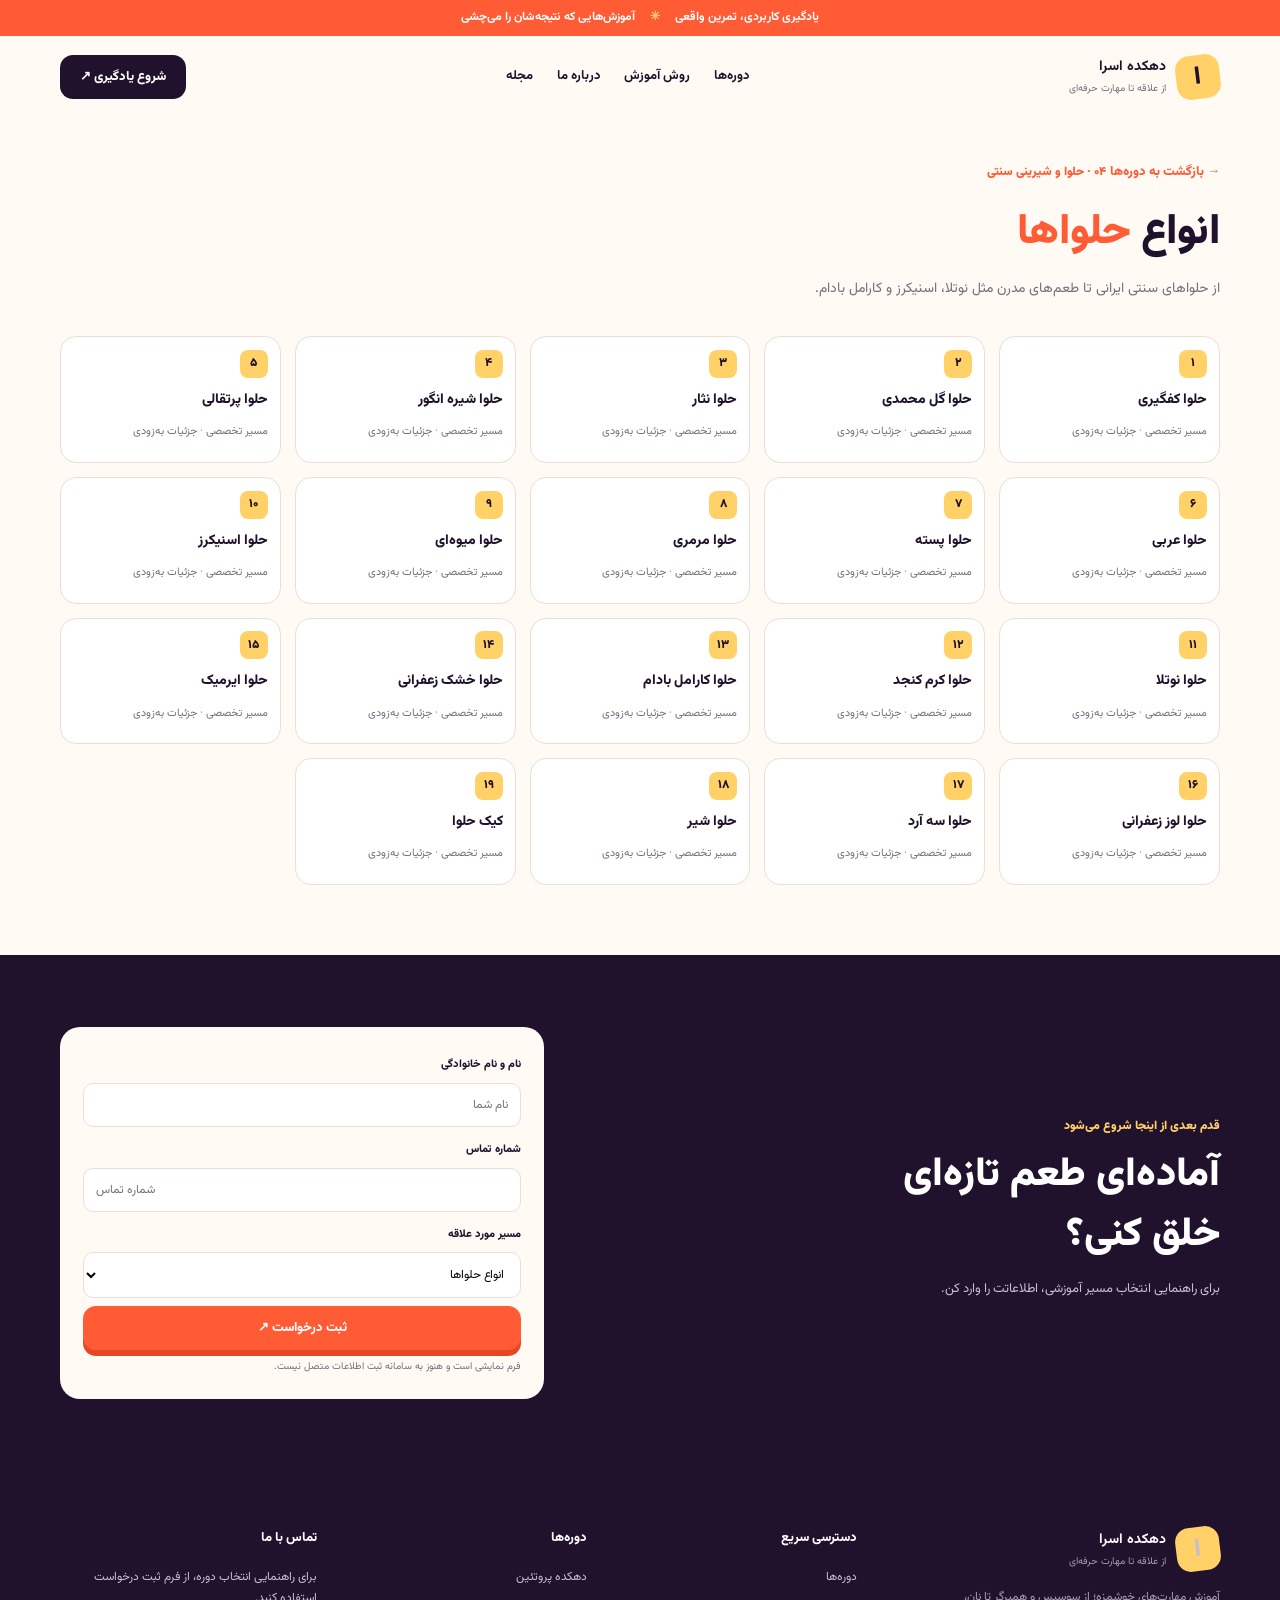
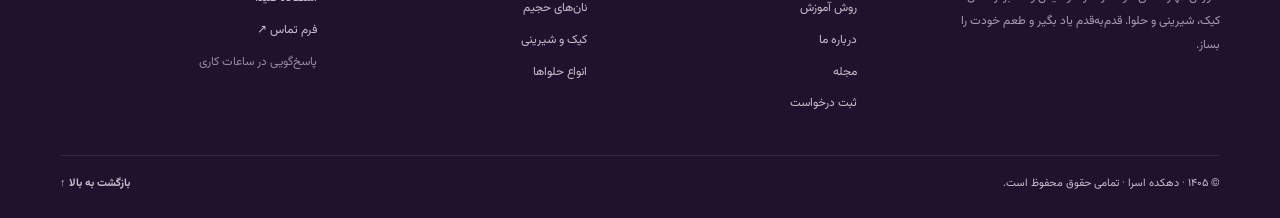
<file: halvah.html>
<!doctype html><html lang="fa" dir="rtl"><head><meta charset="utf-8"><meta name="viewport" content="width=device-width, initial-scale=1"><title>انواع حلواها | دهکده اسرا</title><link rel="stylesheet" href="styles.css"><link href="https://fonts.googleapis.com/css2?family=Vazirmatn:wght@400;500;600;700;800;900&display=swap" rel="stylesheet"></head><body>
<div class="top">یادگیری کاربردی، تمرین واقعی <b>✳</b> آموزش‌هایی که نتیجه‌شان را می‌چشی</div>
<header class="container header"><a class="brand" href="index.html"><span class="mark">ا</span><span><b>دهکده اسرا</b><small>از علاقه تا مهارت حرفه‌ای</small></span></a><button id="menu" aria-label="منو">☰</button><nav id="nav"><a href="index.html#courses">دوره‌ها</a><a href="index.html#method">روش آموزش</a><a href="index.html#about">درباره ما</a><a href="index.html#journal">مجله</a></nav><a class="btn dark desktop" href="index.html#courses">شروع یادگیری ↗</a></header>
<main>
<section class="container subpage-hero">
<a class="back-link" href="index.html#courses">→ بازگشت به دوره‌ها</a>
<span class="eyebrow">۰۴ · حلوا و شیرینی سنتی</span>
<h1>انواع <span class="hl">حلواها</span></h1>
<p>از حلواهای سنتی ایرانی تا طعم‌های مدرن مثل نوتلا، اسنیکرز و کارامل بادام.</p>
</section>
<section class="container"><div class="sub-grid">
<div class="sub-card">
<span class="num">۱</span>
<b>حلوا کفگیری</b>
<small>مسیر تخصصی · جزئیات به‌زودی</small>
</div><div class="sub-card">
<span class="num">۲</span>
<b>حلوا گل محمدی</b>
<small>مسیر تخصصی · جزئیات به‌زودی</small>
</div><div class="sub-card">
<span class="num">۳</span>
<b>حلوا نثار</b>
<small>مسیر تخصصی · جزئیات به‌زودی</small>
</div><div class="sub-card">
<span class="num">۴</span>
<b>حلوا شیره انگور</b>
<small>مسیر تخصصی · جزئیات به‌زودی</small>
</div><div class="sub-card">
<span class="num">۵</span>
<b>حلوا پرتقالی</b>
<small>مسیر تخصصی · جزئیات به‌زودی</small>
</div><div class="sub-card">
<span class="num">۶</span>
<b>حلوا عربی</b>
<small>مسیر تخصصی · جزئیات به‌زودی</small>
</div><div class="sub-card">
<span class="num">۷</span>
<b>حلوا پسته</b>
<small>مسیر تخصصی · جزئیات به‌زودی</small>
</div><div class="sub-card">
<span class="num">۸</span>
<b>حلوا مرمری</b>
<small>مسیر تخصصی · جزئیات به‌زودی</small>
</div><div class="sub-card">
<span class="num">۹</span>
<b>حلوا میوه‌ای</b>
<small>مسیر تخصصی · جزئیات به‌زودی</small>
</div><div class="sub-card">
<span class="num">۱۰</span>
<b>حلوا اسنیکرز</b>
<small>مسیر تخصصی · جزئیات به‌زودی</small>
</div><div class="sub-card">
<span class="num">۱۱</span>
<b>حلوا نوتلا</b>
<small>مسیر تخصصی · جزئیات به‌زودی</small>
</div><div class="sub-card">
<span class="num">۱۲</span>
<b>حلوا کرم کنجد</b>
<small>مسیر تخصصی · جزئیات به‌زودی</small>
</div><div class="sub-card">
<span class="num">۱۳</span>
<b>حلوا کارامل بادام</b>
<small>مسیر تخصصی · جزئیات به‌زودی</small>
</div><div class="sub-card">
<span class="num">۱۴</span>
<b>حلوا خشک زعفرانی</b>
<small>مسیر تخصصی · جزئیات به‌زودی</small>
</div><div class="sub-card">
<span class="num">۱۵</span>
<b>حلوا ایرمیک</b>
<small>مسیر تخصصی · جزئیات به‌زودی</small>
</div><div class="sub-card">
<span class="num">۱۶</span>
<b>حلوا لوز زعفرانی</b>
<small>مسیر تخصصی · جزئیات به‌زودی</small>
</div><div class="sub-card">
<span class="num">۱۷</span>
<b>حلوا سه آرد</b>
<small>مسیر تخصصی · جزئیات به‌زودی</small>
</div><div class="sub-card">
<span class="num">۱۸</span>
<b>حلوا شیر</b>
<small>مسیر تخصصی · جزئیات به‌زودی</small>
</div><div class="sub-card">
<span class="num">۱۹</span>
<b>کیک حلوا</b>
<small>مسیر تخصصی · جزئیات به‌زودی</small>
</div>
</div></section>
<section id="contact" class="contact"><div class="container contact-grid"><div><span class="eyebrow light">قدم بعدی از اینجا شروع می‌شود</span><h2>آماده‌ای طعم تازه‌ای<br>خلق کنی؟</h2><p>برای راهنمایی انتخاب مسیر آموزشی، اطلاعاتت را وارد کن.</p></div><form id="lead"><label for="name">نام و نام خانوادگی</label><input id="name" required placeholder="نام شما"><label for="phone">شماره تماس</label><input id="phone" type="tel" required placeholder="شماره تماس"><label for="interest">مسیر مورد علاقه</label><select id="interest"><option>انواع حلواها</option><option>دهکده پروتئین</option><option>نان‌های حجیم</option><option>کیک و شیرینی</option><option>انواع حلواها</option><option>هنوز مطمئن نیستم</option></select><button class="btn hot">ثبت درخواست ↗</button><small id="form-note">فرم نمایشی است و هنوز به سامانه ثبت اطلاعات متصل نیست.</small></form></div></section>
</main>
<footer class="site-footer">
<div class="container footer-grid">
<div class="footer-brand">
<a class="brand" href="index.html"><span class="mark">ا</span><span><b>دهکده اسرا</b><small>از علاقه تا مهارت حرفه‌ای</small></span></a>
<p>آموزش مهارت‌های خوشمزه؛ از سوسیس و همبرگر تا نان، کیک، شیرینی و حلوا. قدم‌به‌قدم یاد بگیر و طعم خودت را بساز.</p>
</div>
<div class="footer-col">
<h4>دسترسی سریع</h4>
<a href="index.html#courses">دوره‌ها</a>
<a href="index.html#method">روش آموزش</a>
<a href="index.html#about">درباره ما</a>
<a href="index.html#journal">مجله</a>
<a href="index.html#contact">ثبت درخواست</a>
</div>
<div class="footer-col">
<h4>دوره‌ها</h4>
<a href="protein.html">دهکده پروتئین</a>
<a href="breads.html">نان‌های حجیم</a>
<a href="cakes.html">کیک و شیرینی</a>
<a href="halvah.html">انواع حلواها</a>
</div>
<div class="footer-col">
<h4>تماس با ما</h4>
<span>برای راهنمایی انتخاب دوره، از فرم ثبت درخواست استفاده کنید.</span>
<a href="index.html#contact">فرم تماس ↗</a>
<span class="footer-note">پاسخ‌گویی در ساعات کاری</span>
</div>
</div>
<div class="container footer-bottom">
<span>© ۱۴۰۵ · دهکده اسرا · تمامی حقوق محفوظ است.</span>
<a href="#">بازگشت به بالا ↑</a>
</div>
</footer><script src="script.js"></script></body></html>
</file>
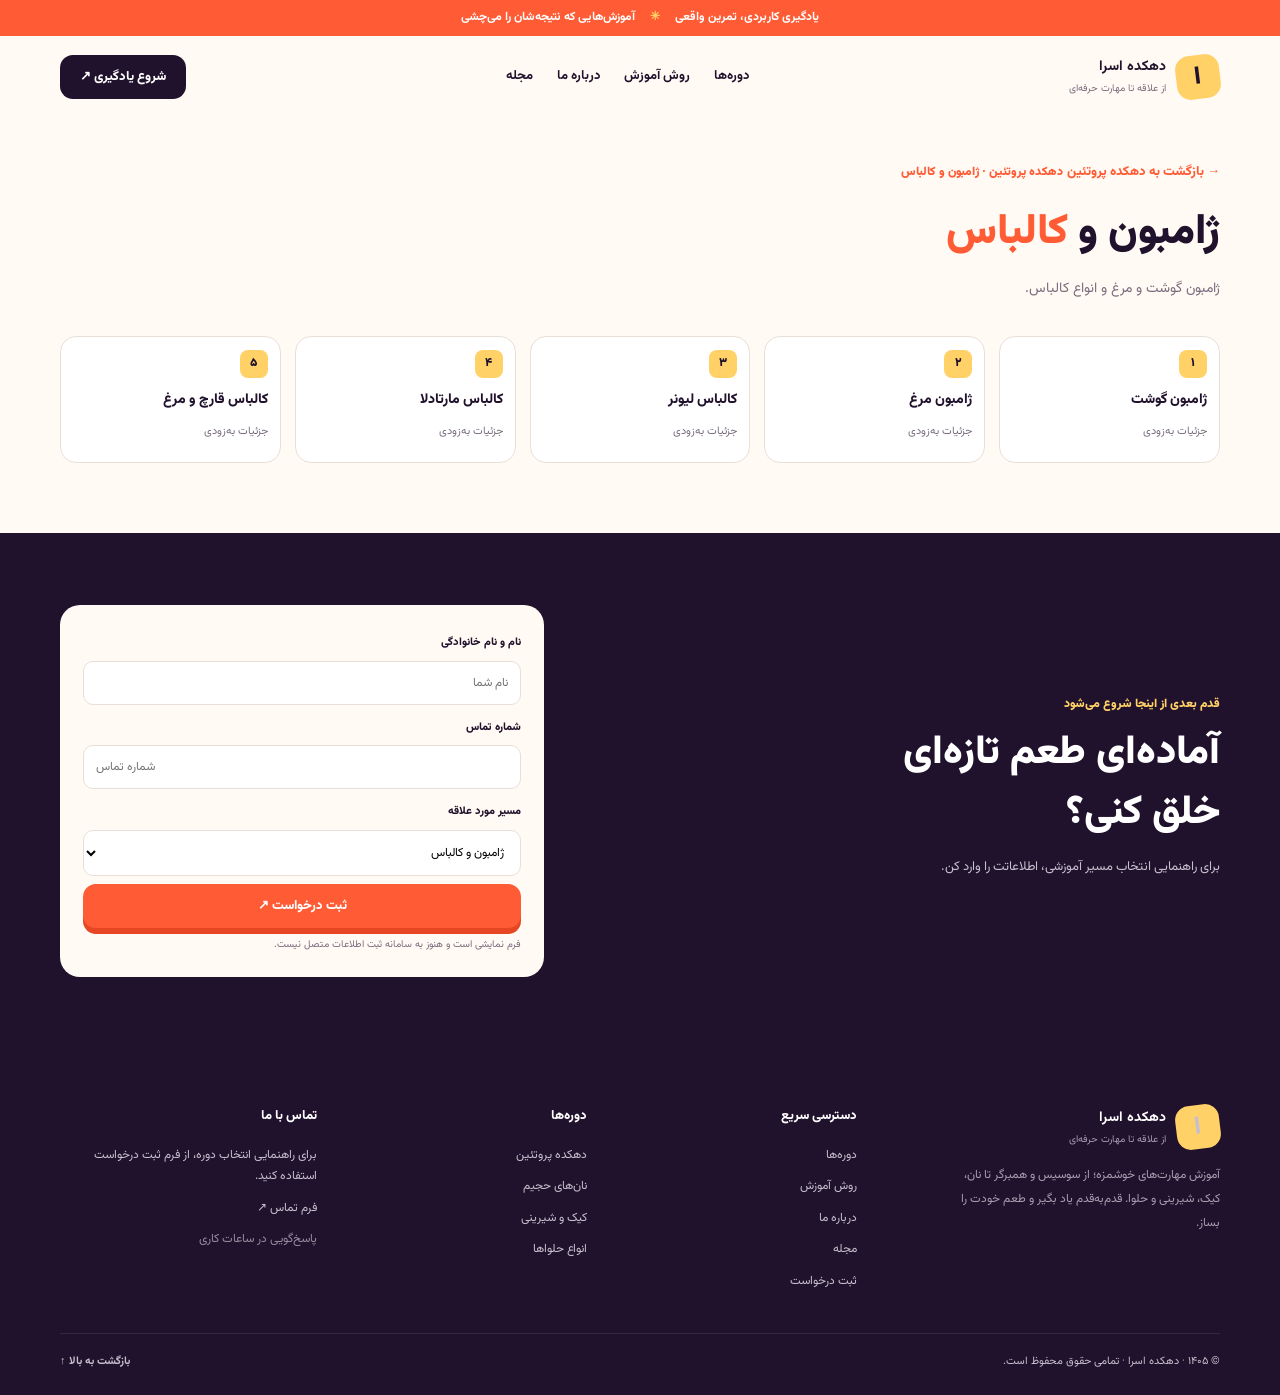
<file: ham.html>
<!doctype html><html lang="fa" dir="rtl"><head><meta charset="utf-8"><meta name="viewport" content="width=device-width, initial-scale=1"><title>ژامبون و کالباس | دهکده اسرا</title><link rel="stylesheet" href="styles.css"><link href="https://fonts.googleapis.com/css2?family=Vazirmatn:wght@400;500;600;700;800;900&display=swap" rel="stylesheet"></head><body>
<div class="top">یادگیری کاربردی، تمرین واقعی <b>✳</b> آموزش‌هایی که نتیجه‌شان را می‌چشی</div>
<header class="container header"><a class="brand" href="index.html"><span class="mark">ا</span><span><b>دهکده اسرا</b><small>از علاقه تا مهارت حرفه‌ای</small></span></a><button id="menu" aria-label="منو">☰</button><nav id="nav"><a href="index.html#courses">دوره‌ها</a><a href="index.html#method">روش آموزش</a><a href="index.html#about">درباره ما</a><a href="index.html#journal">مجله</a></nav><a class="btn dark desktop" href="index.html#courses">شروع یادگیری ↗</a></header>
<main>
<section class="container subpage-hero">
<a class="back-link" href="protein.html">→ بازگشت به دهکده پروتئین</a>
<span class="eyebrow">دهکده پروتئین · ژامبون و کالباس</span>
<h1>ژامبون و <span class="hl">کالباس</span></h1>
<p>ژامبون گوشت و مرغ و انواع کالباس.</p>
</section>
<section class="container"><div class="sub-grid">
<div class="sub-card"><span class="num">۱</span><b>ژامبون گوشت</b><small>جزئیات به‌زودی</small></div><div class="sub-card"><span class="num">۲</span><b>ژامبون مرغ</b><small>جزئیات به‌زودی</small></div><div class="sub-card"><span class="num">۳</span><b>کالباس لیونر</b><small>جزئیات به‌زودی</small></div><div class="sub-card"><span class="num">۴</span><b>کالباس مارتادلا</b><small>جزئیات به‌زودی</small></div><div class="sub-card"><span class="num">۵</span><b>کالباس قارچ و مرغ</b><small>جزئیات به‌زودی</small></div>
</div></section>
<section id="contact" class="contact"><div class="container contact-grid"><div><span class="eyebrow light">قدم بعدی از اینجا شروع می‌شود</span><h2>آماده‌ای طعم تازه‌ای<br>خلق کنی؟</h2><p>برای راهنمایی انتخاب مسیر آموزشی، اطلاعاتت را وارد کن.</p></div><form id="lead"><label for="name">نام و نام خانوادگی</label><input id="name" required placeholder="نام شما"><label for="phone">شماره تماس</label><input id="phone" type="tel" required placeholder="شماره تماس"><label for="interest">مسیر مورد علاقه</label><select id="interest"><option>ژامبون و کالباس</option><option>دهکده پروتئین</option><option>نان‌های حجیم</option><option>کیک و شیرینی</option><option>انواع حلواها</option><option>هنوز مطمئن نیستم</option></select><button class="btn hot">ثبت درخواست ↗</button><small id="form-note">فرم نمایشی است و هنوز به سامانه ثبت اطلاعات متصل نیست.</small></form></div></section>
</main>
<footer class="site-footer">
<div class="container footer-grid">
<div class="footer-brand">
<a class="brand" href="index.html"><span class="mark">ا</span><span><b>دهکده اسرا</b><small>از علاقه تا مهارت حرفه‌ای</small></span></a>
<p>آموزش مهارت‌های خوشمزه؛ از سوسیس و همبرگر تا نان، کیک، شیرینی و حلوا. قدم‌به‌قدم یاد بگیر و طعم خودت را بساز.</p>
</div>
<div class="footer-col">
<h4>دسترسی سریع</h4>
<a href="index.html#courses">دوره‌ها</a>
<a href="index.html#method">روش آموزش</a>
<a href="index.html#about">درباره ما</a>
<a href="index.html#journal">مجله</a>
<a href="index.html#contact">ثبت درخواست</a>
</div>
<div class="footer-col">
<h4>دوره‌ها</h4>
<a href="protein.html">دهکده پروتئین</a>
<a href="breads.html">نان‌های حجیم</a>
<a href="cakes.html">کیک و شیرینی</a>
<a href="halvah.html">انواع حلواها</a>
</div>
<div class="footer-col">
<h4>تماس با ما</h4>
<span>برای راهنمایی انتخاب دوره، از فرم ثبت درخواست استفاده کنید.</span>
<a href="index.html#contact">فرم تماس ↗</a>
<span class="footer-note">پاسخ‌گویی در ساعات کاری</span>
</div>
</div>
<div class="container footer-bottom">
<span>© ۱۴۰۵ · دهکده اسرا · تمامی حقوق محفوظ است.</span>
<a href="#">بازگشت به بالا ↑</a>
</div>
</footer><script src="script.js"></script></body></html>
</file>
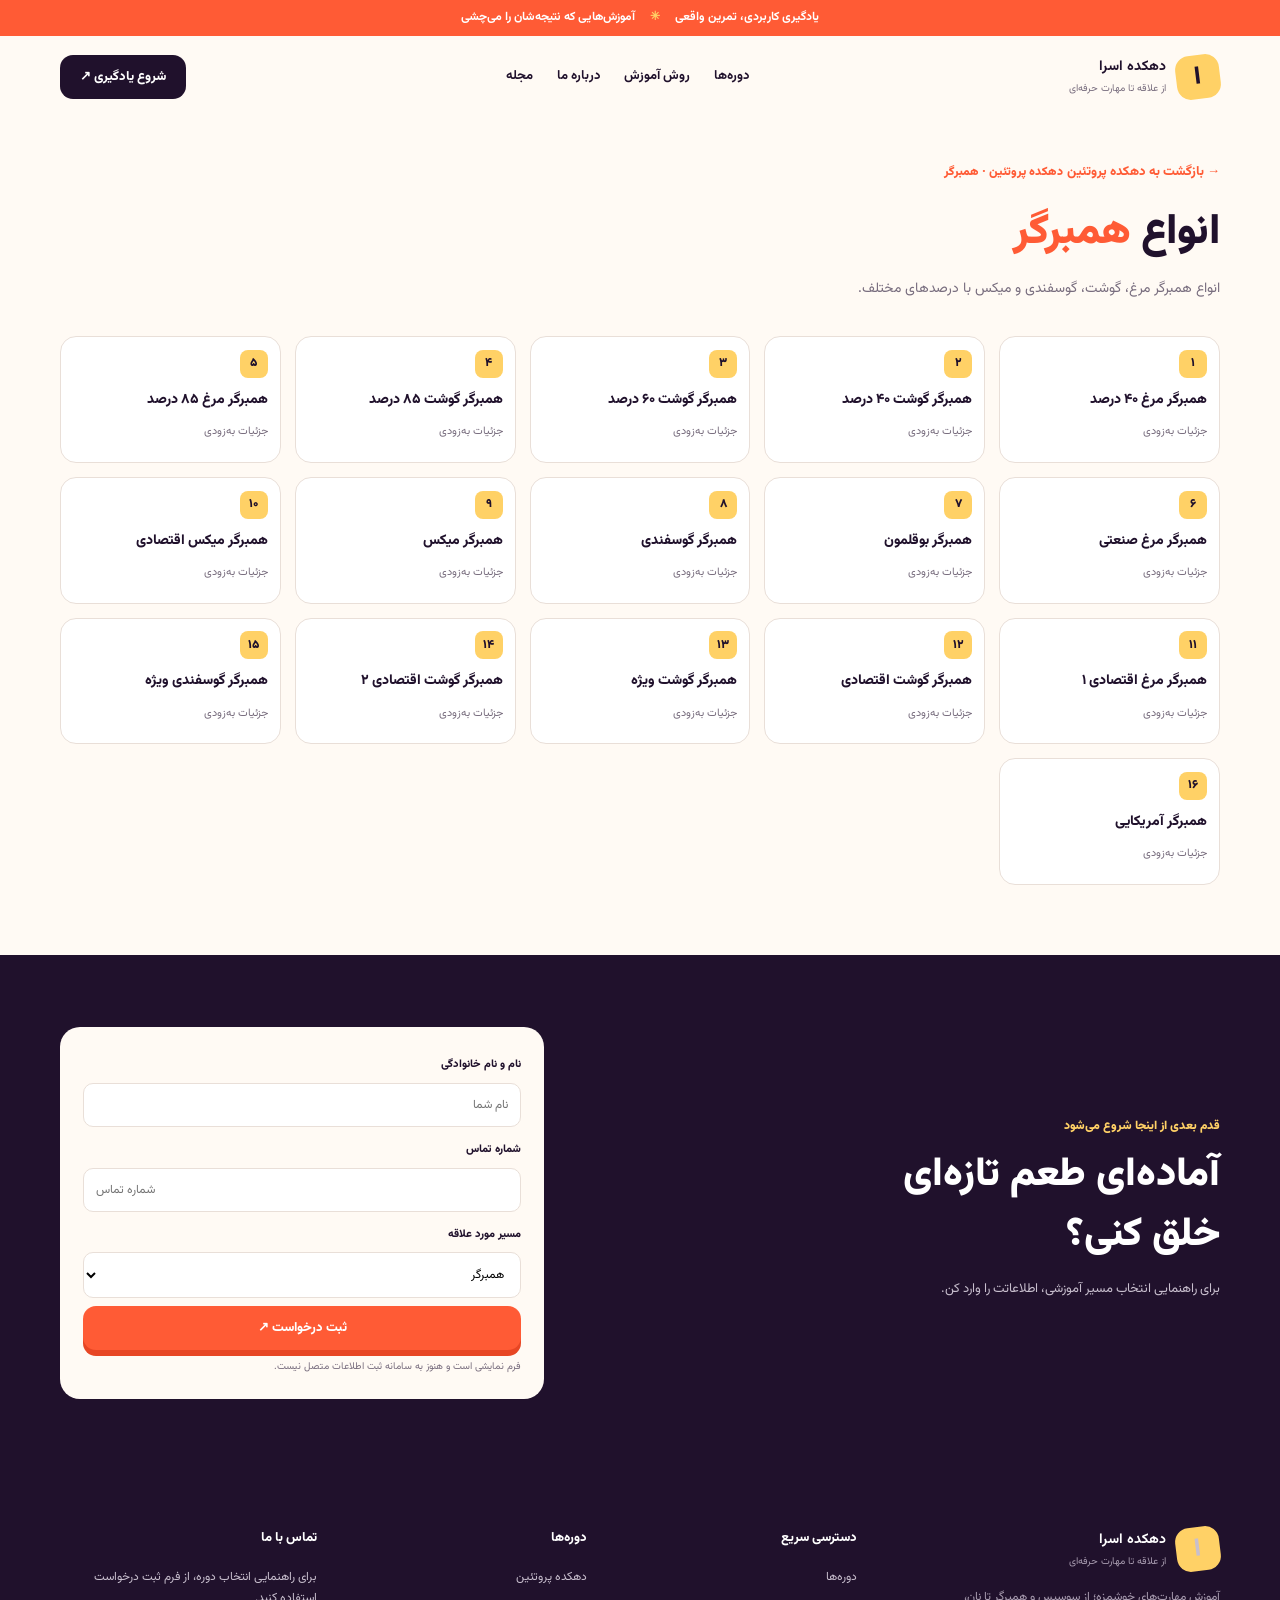
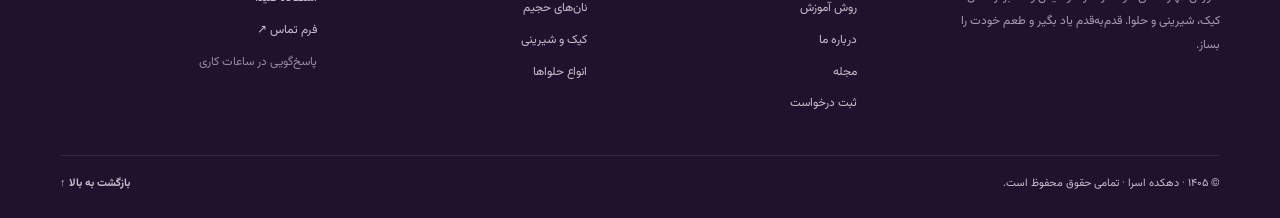
<file: hamburger.html>
<!doctype html><html lang="fa" dir="rtl"><head><meta charset="utf-8"><meta name="viewport" content="width=device-width, initial-scale=1"><title>همبرگر | دهکده اسرا</title><link rel="stylesheet" href="styles.css"><link href="https://fonts.googleapis.com/css2?family=Vazirmatn:wght@400;500;600;700;800;900&display=swap" rel="stylesheet"></head><body>
<div class="top">یادگیری کاربردی، تمرین واقعی <b>✳</b> آموزش‌هایی که نتیجه‌شان را می‌چشی</div>
<header class="container header"><a class="brand" href="index.html"><span class="mark">ا</span><span><b>دهکده اسرا</b><small>از علاقه تا مهارت حرفه‌ای</small></span></a><button id="menu" aria-label="منو">☰</button><nav id="nav"><a href="index.html#courses">دوره‌ها</a><a href="index.html#method">روش آموزش</a><a href="index.html#about">درباره ما</a><a href="index.html#journal">مجله</a></nav><a class="btn dark desktop" href="index.html#courses">شروع یادگیری ↗</a></header>
<main>
<section class="container subpage-hero">
<a class="back-link" href="protein.html">→ بازگشت به دهکده پروتئین</a>
<span class="eyebrow">دهکده پروتئین · همبرگر</span>
<h1>انواع <span class="hl">همبرگر</span></h1>
<p>انواع همبرگر مرغ، گوشت، گوسفندی و میکس با درصدهای مختلف.</p>
</section>
<section class="container"><div class="sub-grid">
<div class="sub-card"><span class="num">۱</span><b>همبرگر مرغ ۴۰ درصد</b><small>جزئیات به‌زودی</small></div><div class="sub-card"><span class="num">۲</span><b>همبرگر گوشت ۴۰ درصد</b><small>جزئیات به‌زودی</small></div><div class="sub-card"><span class="num">۳</span><b>همبرگر گوشت ۶۰ درصد</b><small>جزئیات به‌زودی</small></div><div class="sub-card"><span class="num">۴</span><b>همبرگر گوشت ۸۵ درصد</b><small>جزئیات به‌زودی</small></div><div class="sub-card"><span class="num">۵</span><b>همبرگر مرغ ۸۵ درصد</b><small>جزئیات به‌زودی</small></div><div class="sub-card"><span class="num">۶</span><b>همبرگر مرغ صنعتی</b><small>جزئیات به‌زودی</small></div><div class="sub-card"><span class="num">۷</span><b>همبرگر بوقلمون</b><small>جزئیات به‌زودی</small></div><div class="sub-card"><span class="num">۸</span><b>همبرگر گوسفندی</b><small>جزئیات به‌زودی</small></div><div class="sub-card"><span class="num">۹</span><b>همبرگر میکس</b><small>جزئیات به‌زودی</small></div><div class="sub-card"><span class="num">۱۰</span><b>همبرگر میکس اقتصادی</b><small>جزئیات به‌زودی</small></div><div class="sub-card"><span class="num">۱۱</span><b>همبرگر مرغ اقتصادی ۱</b><small>جزئیات به‌زودی</small></div><div class="sub-card"><span class="num">۱۲</span><b>همبرگر گوشت اقتصادی</b><small>جزئیات به‌زودی</small></div><div class="sub-card"><span class="num">۱۳</span><b>همبرگر گوشت ویژه</b><small>جزئیات به‌زودی</small></div><div class="sub-card"><span class="num">۱۴</span><b>همبرگر گوشت اقتصادی ۲</b><small>جزئیات به‌زودی</small></div><div class="sub-card"><span class="num">۱۵</span><b>همبرگر گوسفندی ویژه</b><small>جزئیات به‌زودی</small></div><div class="sub-card"><span class="num">۱۶</span><b>همبرگر آمریکایی</b><small>جزئیات به‌زودی</small></div>
</div></section>
<section id="contact" class="contact"><div class="container contact-grid"><div><span class="eyebrow light">قدم بعدی از اینجا شروع می‌شود</span><h2>آماده‌ای طعم تازه‌ای<br>خلق کنی؟</h2><p>برای راهنمایی انتخاب مسیر آموزشی، اطلاعاتت را وارد کن.</p></div><form id="lead"><label for="name">نام و نام خانوادگی</label><input id="name" required placeholder="نام شما"><label for="phone">شماره تماس</label><input id="phone" type="tel" required placeholder="شماره تماس"><label for="interest">مسیر مورد علاقه</label><select id="interest"><option>همبرگر</option><option>دهکده پروتئین</option><option>نان‌های حجیم</option><option>کیک و شیرینی</option><option>انواع حلواها</option><option>هنوز مطمئن نیستم</option></select><button class="btn hot">ثبت درخواست ↗</button><small id="form-note">فرم نمایشی است و هنوز به سامانه ثبت اطلاعات متصل نیست.</small></form></div></section>
</main>
<footer class="site-footer">
<div class="container footer-grid">
<div class="footer-brand">
<a class="brand" href="index.html"><span class="mark">ا</span><span><b>دهکده اسرا</b><small>از علاقه تا مهارت حرفه‌ای</small></span></a>
<p>آموزش مهارت‌های خوشمزه؛ از سوسیس و همبرگر تا نان، کیک، شیرینی و حلوا. قدم‌به‌قدم یاد بگیر و طعم خودت را بساز.</p>
</div>
<div class="footer-col">
<h4>دسترسی سریع</h4>
<a href="index.html#courses">دوره‌ها</a>
<a href="index.html#method">روش آموزش</a>
<a href="index.html#about">درباره ما</a>
<a href="index.html#journal">مجله</a>
<a href="index.html#contact">ثبت درخواست</a>
</div>
<div class="footer-col">
<h4>دوره‌ها</h4>
<a href="protein.html">دهکده پروتئین</a>
<a href="breads.html">نان‌های حجیم</a>
<a href="cakes.html">کیک و شیرینی</a>
<a href="halvah.html">انواع حلواها</a>
</div>
<div class="footer-col">
<h4>تماس با ما</h4>
<span>برای راهنمایی انتخاب دوره، از فرم ثبت درخواست استفاده کنید.</span>
<a href="index.html#contact">فرم تماس ↗</a>
<span class="footer-note">پاسخ‌گویی در ساعات کاری</span>
</div>
</div>
<div class="container footer-bottom">
<span>© ۱۴۰۵ · دهکده اسرا · تمامی حقوق محفوظ است.</span>
<a href="#">بازگشت به بالا ↑</a>
</div>
</footer><script src="script.js"></script></body></html>
</file>
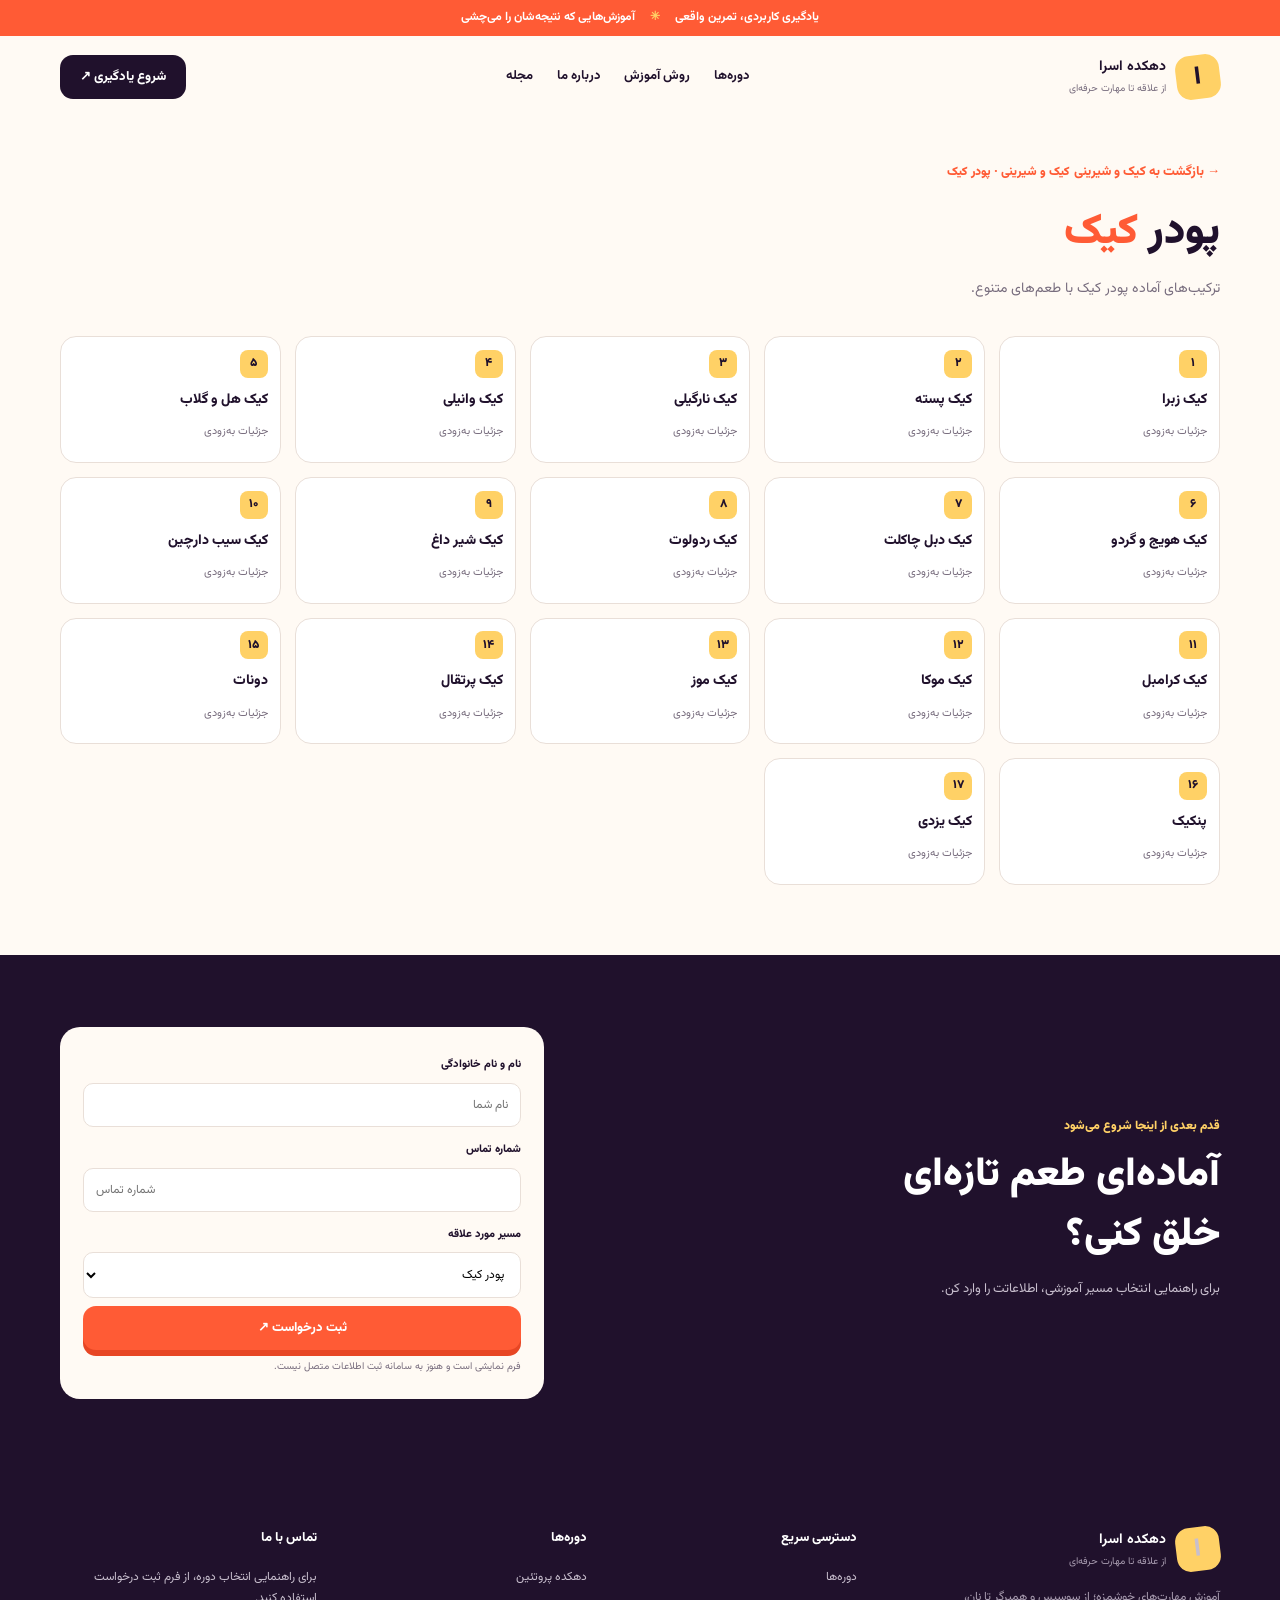
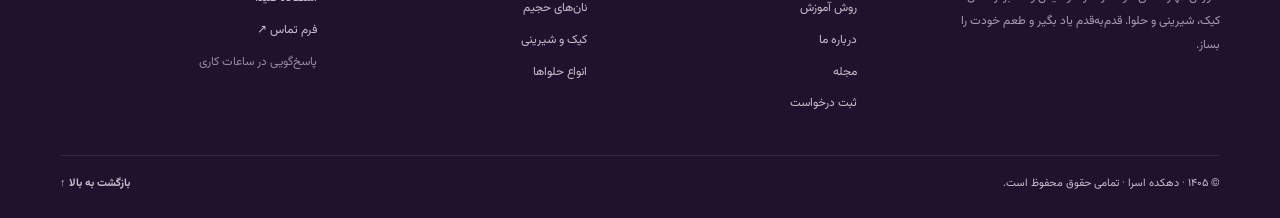
<file: powder.html>
<!doctype html><html lang="fa" dir="rtl"><head><meta charset="utf-8"><meta name="viewport" content="width=device-width, initial-scale=1"><title>پودر کیک | دهکده اسرا</title><link rel="stylesheet" href="styles.css"><link href="https://fonts.googleapis.com/css2?family=Vazirmatn:wght@400;500;600;700;800;900&display=swap" rel="stylesheet"></head><body>
<div class="top">یادگیری کاربردی، تمرین واقعی <b>✳</b> آموزش‌هایی که نتیجه‌شان را می‌چشی</div>
<header class="container header"><a class="brand" href="index.html"><span class="mark">ا</span><span><b>دهکده اسرا</b><small>از علاقه تا مهارت حرفه‌ای</small></span></a><button id="menu" aria-label="منو">☰</button><nav id="nav"><a href="index.html#courses">دوره‌ها</a><a href="index.html#method">روش آموزش</a><a href="index.html#about">درباره ما</a><a href="index.html#journal">مجله</a></nav><a class="btn dark desktop" href="index.html#courses">شروع یادگیری ↗</a></header>
<main>
<section class="container subpage-hero">
<a class="back-link" href="cakes.html">→ بازگشت به کیک و شیرینی</a>
<span class="eyebrow">کیک و شیرینی · پودر کیک</span>
<h1>پودر <span class="hl">کیک</span></h1>
<p>ترکیب‌های آماده پودر کیک با طعم‌های متنوع.</p>
</section>
<section class="container"><div class="sub-grid">
<div class="sub-card"><span class="num">۱</span><b>کیک زبرا</b><small>جزئیات به‌زودی</small></div><div class="sub-card"><span class="num">۲</span><b>کیک پسته</b><small>جزئیات به‌زودی</small></div><div class="sub-card"><span class="num">۳</span><b>کیک نارگیلی</b><small>جزئیات به‌زودی</small></div><div class="sub-card"><span class="num">۴</span><b>کیک وانیلی</b><small>جزئیات به‌زودی</small></div><div class="sub-card"><span class="num">۵</span><b>کیک هل و گلاب</b><small>جزئیات به‌زودی</small></div><div class="sub-card"><span class="num">۶</span><b>کیک هویج و گردو</b><small>جزئیات به‌زودی</small></div><div class="sub-card"><span class="num">۷</span><b>کیک دبل چاکلت</b><small>جزئیات به‌زودی</small></div><div class="sub-card"><span class="num">۸</span><b>کیک ردولوت</b><small>جزئیات به‌زودی</small></div><div class="sub-card"><span class="num">۹</span><b>کیک شیر داغ</b><small>جزئیات به‌زودی</small></div><div class="sub-card"><span class="num">۱۰</span><b>کیک سیب دارچین</b><small>جزئیات به‌زودی</small></div><div class="sub-card"><span class="num">۱۱</span><b>کیک کرامبل</b><small>جزئیات به‌زودی</small></div><div class="sub-card"><span class="num">۱۲</span><b>کیک موکا</b><small>جزئیات به‌زودی</small></div><div class="sub-card"><span class="num">۱۳</span><b>کیک موز</b><small>جزئیات به‌زودی</small></div><div class="sub-card"><span class="num">۱۴</span><b>کیک پرتقال</b><small>جزئیات به‌زودی</small></div><div class="sub-card"><span class="num">۱۵</span><b>دونات</b><small>جزئیات به‌زودی</small></div><div class="sub-card"><span class="num">۱۶</span><b>پنکیک</b><small>جزئیات به‌زودی</small></div><div class="sub-card"><span class="num">۱۷</span><b>کیک یزدی</b><small>جزئیات به‌زودی</small></div>
</div></section>
<section id="contact" class="contact"><div class="container contact-grid"><div><span class="eyebrow light">قدم بعدی از اینجا شروع می‌شود</span><h2>آماده‌ای طعم تازه‌ای<br>خلق کنی؟</h2><p>برای راهنمایی انتخاب مسیر آموزشی، اطلاعاتت را وارد کن.</p></div><form id="lead"><label for="name">نام و نام خانوادگی</label><input id="name" required placeholder="نام شما"><label for="phone">شماره تماس</label><input id="phone" type="tel" required placeholder="شماره تماس"><label for="interest">مسیر مورد علاقه</label><select id="interest"><option>پودر کیک</option><option>دهکده پروتئین</option><option>نان‌های حجیم</option><option>کیک و شیرینی</option><option>انواع حلواها</option><option>هنوز مطمئن نیستم</option></select><button class="btn hot">ثبت درخواست ↗</button><small id="form-note">فرم نمایشی است و هنوز به سامانه ثبت اطلاعات متصل نیست.</small></form></div></section>
</main>
<footer class="site-footer">
<div class="container footer-grid">
<div class="footer-brand">
<a class="brand" href="index.html"><span class="mark">ا</span><span><b>دهکده اسرا</b><small>از علاقه تا مهارت حرفه‌ای</small></span></a>
<p>آموزش مهارت‌های خوشمزه؛ از سوسیس و همبرگر تا نان، کیک، شیرینی و حلوا. قدم‌به‌قدم یاد بگیر و طعم خودت را بساز.</p>
</div>
<div class="footer-col">
<h4>دسترسی سریع</h4>
<a href="index.html#courses">دوره‌ها</a>
<a href="index.html#method">روش آموزش</a>
<a href="index.html#about">درباره ما</a>
<a href="index.html#journal">مجله</a>
<a href="index.html#contact">ثبت درخواست</a>
</div>
<div class="footer-col">
<h4>دوره‌ها</h4>
<a href="protein.html">دهکده پروتئین</a>
<a href="breads.html">نان‌های حجیم</a>
<a href="cakes.html">کیک و شیرینی</a>
<a href="halvah.html">انواع حلواها</a>
</div>
<div class="footer-col">
<h4>تماس با ما</h4>
<span>برای راهنمایی انتخاب دوره، از فرم ثبت درخواست استفاده کنید.</span>
<a href="index.html#contact">فرم تماس ↗</a>
<span class="footer-note">پاسخ‌گویی در ساعات کاری</span>
</div>
</div>
<div class="container footer-bottom">
<span>© ۱۴۰۵ · دهکده اسرا · تمامی حقوق محفوظ است.</span>
<a href="#">بازگشت به بالا ↑</a>
</div>
</footer><script src="script.js"></script></body></html>
</file>
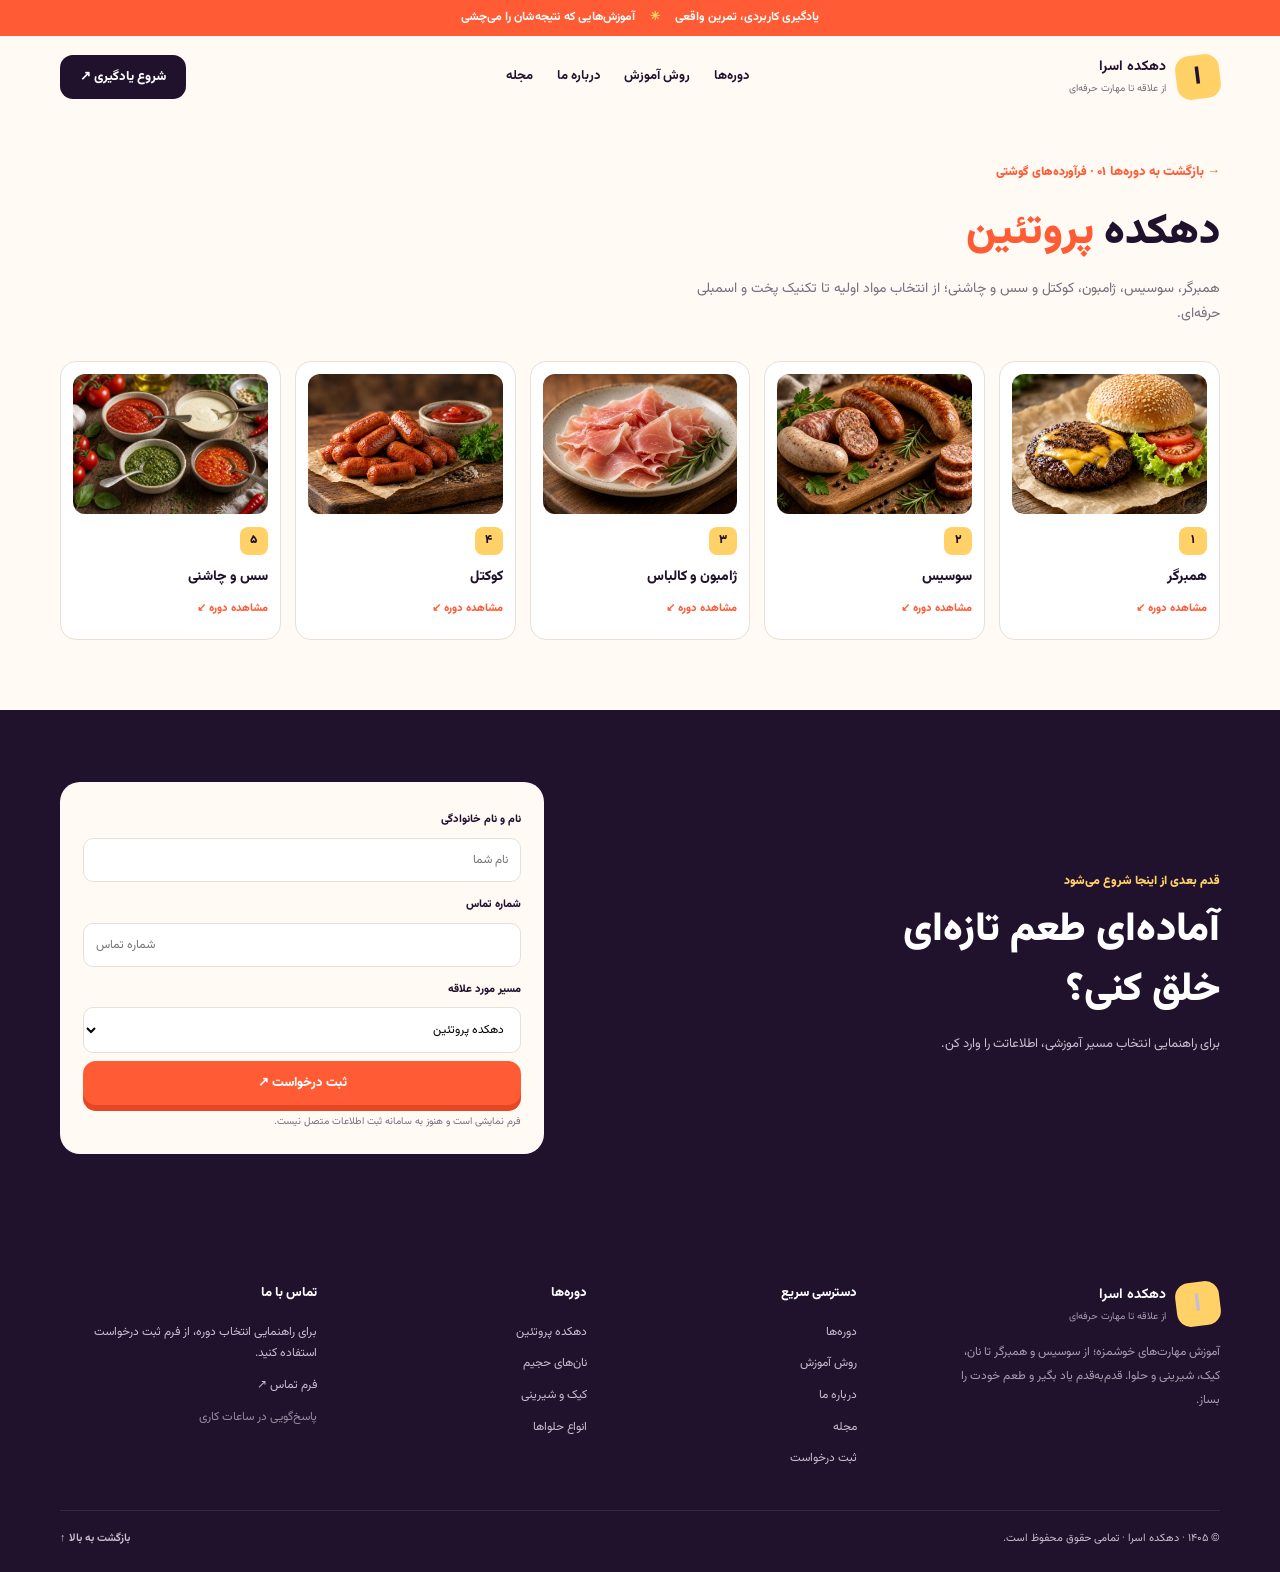
<file: protein.html>
<!doctype html><html lang="fa" dir="rtl"><head><meta charset="utf-8"><meta name="viewport" content="width=device-width, initial-scale=1"><title>دهکده پروتئین | دهکده اسرا</title><link rel="stylesheet" href="styles.css"><link href="https://fonts.googleapis.com/css2?family=Vazirmatn:wght@400;500;600;700;800;900&display=swap" rel="stylesheet"></head><body>
<div class="top">یادگیری کاربردی، تمرین واقعی <b>✳</b> آموزش‌هایی که نتیجه‌شان را می‌چشی</div>
<header class="container header"><a class="brand" href="index.html"><span class="mark">ا</span><span><b>دهکده اسرا</b><small>از علاقه تا مهارت حرفه‌ای</small></span></a><button id="menu" aria-label="منو">☰</button><nav id="nav"><a href="index.html#courses">دوره‌ها</a><a href="index.html#method">روش آموزش</a><a href="index.html#about">درباره ما</a><a href="index.html#journal">مجله</a></nav><a class="btn dark desktop" href="index.html#courses">شروع یادگیری ↗</a></header>
<main>
<section class="container subpage-hero">
<a class="back-link" href="index.html#courses">→ بازگشت به دوره‌ها</a>
<span class="eyebrow">۰۱ · فرآورده‌های گوشتی</span>
<h1>دهکده <span class="hl">پروتئین</span></h1>
<p>همبرگر، سوسیس، ژامبون، کوکتل و سس و چاشنی؛ از انتخاب مواد اولیه تا تکنیک پخت و اسمبلی حرفه‌ای.</p>
</section>
<section class="container"><div class="sub-grid">
<a class="sub-card sub-card-link" href="hamburger.html">
<img src="images/sub/protein-01.jpg" alt="همبرگر" loading="lazy">
<span class="num">۱</span>
<b>همبرگر</b>
<small>مشاهده دوره ↙</small>
</a><a class="sub-card sub-card-link" href="sausage.html">
<img src="images/sub/protein-02.jpg" alt="سوسیس" loading="lazy">
<span class="num">۲</span>
<b>سوسیس</b>
<small>مشاهده دوره ↙</small>
</a><a class="sub-card sub-card-link" href="ham.html">
<img src="images/sub/protein-03.jpg" alt="ژامبون و کالباس" loading="lazy">
<span class="num">۳</span>
<b>ژامبون و کالباس</b>
<small>مشاهده دوره ↙</small>
</a><a class="sub-card sub-card-link" href="cocktail.html">
<img src="images/sub/protein-04.jpg" alt="کوکتل" loading="lazy">
<span class="num">۴</span>
<b>کوکتل</b>
<small>مشاهده دوره ↙</small>
</a>
<a class="sub-card sub-card-link" href="sauces.html">
<img src="images/sub/protein-05.jpg" alt="سس و چاشنی" loading="lazy">
<span class="num">۵</span>
<b>سس و چاشنی</b>
<small>مشاهده دوره ↙</small>
</a>
</div></section>
<section id="contact" class="contact"><div class="container contact-grid"><div><span class="eyebrow light">قدم بعدی از اینجا شروع می‌شود</span><h2>آماده‌ای طعم تازه‌ای<br>خلق کنی؟</h2><p>برای راهنمایی انتخاب مسیر آموزشی، اطلاعاتت را وارد کن.</p></div><form id="lead"><label for="name">نام و نام خانوادگی</label><input id="name" required placeholder="نام شما"><label for="phone">شماره تماس</label><input id="phone" type="tel" required placeholder="شماره تماس"><label for="interest">مسیر مورد علاقه</label><select id="interest"><option>دهکده پروتئین</option><option>دهکده پروتئین</option><option>نان‌های حجیم</option><option>کیک و شیرینی</option><option>انواع حلواها</option><option>هنوز مطمئن نیستم</option></select><button class="btn hot">ثبت درخواست ↗</button><small id="form-note">فرم نمایشی است و هنوز به سامانه ثبت اطلاعات متصل نیست.</small></form></div></section>
</main>
<footer class="site-footer">
<div class="container footer-grid">
<div class="footer-brand">
<a class="brand" href="index.html"><span class="mark">ا</span><span><b>دهکده اسرا</b><small>از علاقه تا مهارت حرفه‌ای</small></span></a>
<p>آموزش مهارت‌های خوشمزه؛ از سوسیس و همبرگر تا نان، کیک، شیرینی و حلوا. قدم‌به‌قدم یاد بگیر و طعم خودت را بساز.</p>
</div>
<div class="footer-col">
<h4>دسترسی سریع</h4>
<a href="index.html#courses">دوره‌ها</a>
<a href="index.html#method">روش آموزش</a>
<a href="index.html#about">درباره ما</a>
<a href="index.html#journal">مجله</a>
<a href="index.html#contact">ثبت درخواست</a>
</div>
<div class="footer-col">
<h4>دوره‌ها</h4>
<a href="protein.html">دهکده پروتئین</a>
<a href="breads.html">نان‌های حجیم</a>
<a href="cakes.html">کیک و شیرینی</a>
<a href="halvah.html">انواع حلواها</a>
</div>
<div class="footer-col">
<h4>تماس با ما</h4>
<span>برای راهنمایی انتخاب دوره، از فرم ثبت درخواست استفاده کنید.</span>
<a href="index.html#contact">فرم تماس ↗</a>
<span class="footer-note">پاسخ‌گویی در ساعات کاری</span>
</div>
</div>
<div class="container footer-bottom">
<span>© ۱۴۰۵ · دهکده اسرا · تمامی حقوق محفوظ است.</span>
<a href="#">بازگشت به بالا ↑</a>
</div>
</footer><script src="script.js"></script></body></html>
</file>
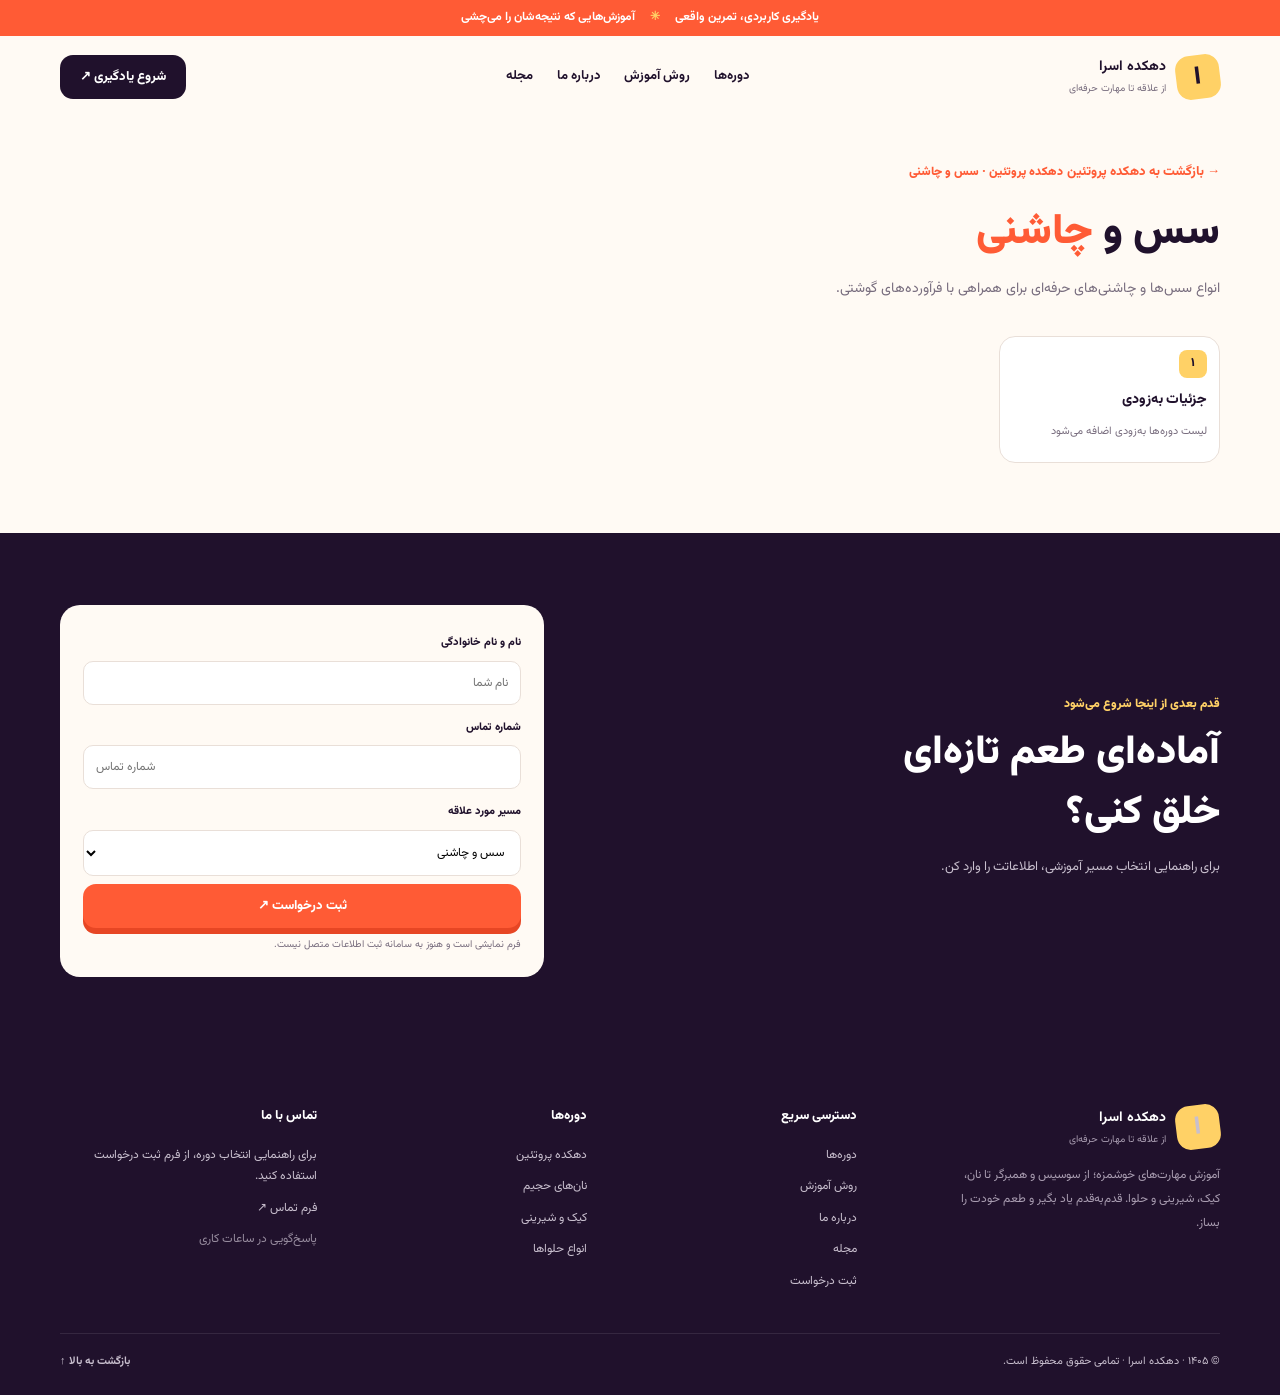
<file: sauces.html>
<!doctype html><html lang="fa" dir="rtl"><head><meta charset="utf-8"><meta name="viewport" content="width=device-width, initial-scale=1"><title>سس و چاشنی | دهکده اسرا</title><link rel="stylesheet" href="styles.css"><link href="https://fonts.googleapis.com/css2?family=Vazirmatn:wght@400;500;600;700;800;900&display=swap" rel="stylesheet"></head><body>
<div class="top">یادگیری کاربردی، تمرین واقعی <b>✳</b> آموزش‌هایی که نتیجه‌شان را می‌چشی</div>
<header class="container header"><a class="brand" href="index.html"><span class="mark">ا</span><span><b>دهکده اسرا</b><small>از علاقه تا مهارت حرفه‌ای</small></span></a><button id="menu" aria-label="منو">☰</button><nav id="nav"><a href="index.html#courses">دوره‌ها</a><a href="index.html#method">روش آموزش</a><a href="index.html#about">درباره ما</a><a href="index.html#journal">مجله</a></nav><a class="btn dark desktop" href="index.html#courses">شروع یادگیری ↗</a></header>
<main>
<section class="container subpage-hero">
<a class="back-link" href="protein.html">→ بازگشت به دهکده پروتئین</a>
<span class="eyebrow">دهکده پروتئین · سس و چاشنی</span>
<h1>سس و <span class="hl">چاشنی</span></h1>
<p>انواع سس‌ها و چاشنی‌های حرفه‌ای برای همراهی با فرآورده‌های گوشتی.</p>
</section>
<section class="container"><div class="sub-grid">
<div class="sub-card"><span class="num">۱</span><b>جزئیات به‌زودی</b><small>لیست دوره‌ها به‌زودی اضافه می‌شود</small></div>
</div></section>
<section id="contact" class="contact"><div class="container contact-grid"><div><span class="eyebrow light">قدم بعدی از اینجا شروع می‌شود</span><h2>آماده‌ای طعم تازه‌ای<br>خلق کنی؟</h2><p>برای راهنمایی انتخاب مسیر آموزشی، اطلاعاتت را وارد کن.</p></div><form id="lead"><label for="name">نام و نام خانوادگی</label><input id="name" required placeholder="نام شما"><label for="phone">شماره تماس</label><input id="phone" type="tel" required placeholder="شماره تماس"><label for="interest">مسیر مورد علاقه</label><select id="interest"><option>سس و چاشنی</option><option>دهکده پروتئین</option><option>نان‌های حجیم</option><option>کیک و شیرینی</option><option>انواع حلواها</option><option>هنوز مطمئن نیستم</option></select><button class="btn hot">ثبت درخواست ↗</button><small id="form-note">فرم نمایشی است و هنوز به سامانه ثبت اطلاعات متصل نیست.</small></form></div></section>
</main>
<footer class="site-footer">
<div class="container footer-grid">
<div class="footer-brand">
<a class="brand" href="index.html"><span class="mark">ا</span><span><b>دهکده اسرا</b><small>از علاقه تا مهارت حرفه‌ای</small></span></a>
<p>آموزش مهارت‌های خوشمزه؛ از سوسیس و همبرگر تا نان، کیک، شیرینی و حلوا. قدم‌به‌قدم یاد بگیر و طعم خودت را بساز.</p>
</div>
<div class="footer-col">
<h4>دسترسی سریع</h4>
<a href="index.html#courses">دوره‌ها</a>
<a href="index.html#method">روش آموزش</a>
<a href="index.html#about">درباره ما</a>
<a href="index.html#journal">مجله</a>
<a href="index.html#contact">ثبت درخواست</a>
</div>
<div class="footer-col">
<h4>دوره‌ها</h4>
<a href="protein.html">دهکده پروتئین</a>
<a href="breads.html">نان‌های حجیم</a>
<a href="cakes.html">کیک و شیرینی</a>
<a href="halvah.html">انواع حلواها</a>
</div>
<div class="footer-col">
<h4>تماس با ما</h4>
<span>برای راهنمایی انتخاب دوره، از فرم ثبت درخواست استفاده کنید.</span>
<a href="index.html#contact">فرم تماس ↗</a>
<span class="footer-note">پاسخ‌گویی در ساعات کاری</span>
</div>
</div>
<div class="container footer-bottom">
<span>© ۱۴۰۵ · دهکده اسرا · تمامی حقوق محفوظ است.</span>
<a href="#">بازگشت به بالا ↑</a>
</div>
</footer><script src="script.js"></script></body></html>
</file>
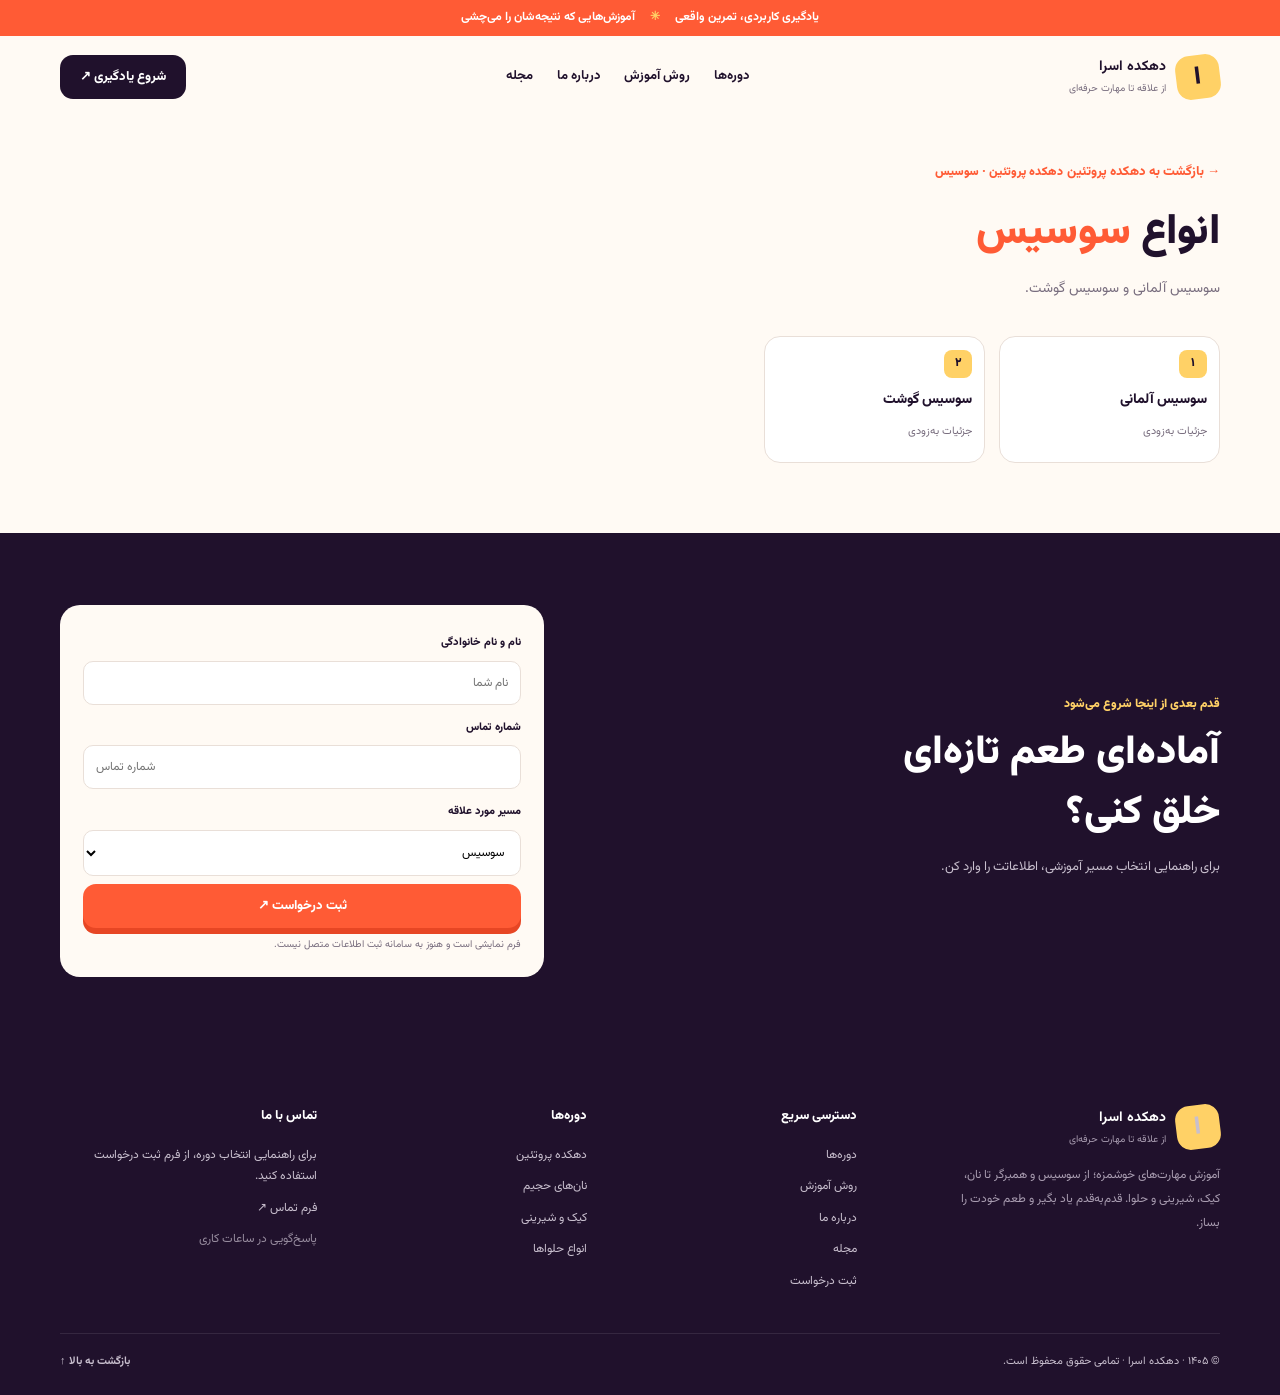
<file: sausage.html>
<!doctype html><html lang="fa" dir="rtl"><head><meta charset="utf-8"><meta name="viewport" content="width=device-width, initial-scale=1"><title>سوسیس | دهکده اسرا</title><link rel="stylesheet" href="styles.css"><link href="https://fonts.googleapis.com/css2?family=Vazirmatn:wght@400;500;600;700;800;900&display=swap" rel="stylesheet"></head><body>
<div class="top">یادگیری کاربردی، تمرین واقعی <b>✳</b> آموزش‌هایی که نتیجه‌شان را می‌چشی</div>
<header class="container header"><a class="brand" href="index.html"><span class="mark">ا</span><span><b>دهکده اسرا</b><small>از علاقه تا مهارت حرفه‌ای</small></span></a><button id="menu" aria-label="منو">☰</button><nav id="nav"><a href="index.html#courses">دوره‌ها</a><a href="index.html#method">روش آموزش</a><a href="index.html#about">درباره ما</a><a href="index.html#journal">مجله</a></nav><a class="btn dark desktop" href="index.html#courses">شروع یادگیری ↗</a></header>
<main>
<section class="container subpage-hero">
<a class="back-link" href="protein.html">→ بازگشت به دهکده پروتئین</a>
<span class="eyebrow">دهکده پروتئین · سوسیس</span>
<h1>انواع <span class="hl">سوسیس</span></h1>
<p>سوسیس آلمانی و سوسیس گوشت.</p>
</section>
<section class="container"><div class="sub-grid">
<div class="sub-card"><span class="num">۱</span><b>سوسیس آلمانی</b><small>جزئیات به‌زودی</small></div><div class="sub-card"><span class="num">۲</span><b>سوسیس گوشت</b><small>جزئیات به‌زودی</small></div>
</div></section>
<section id="contact" class="contact"><div class="container contact-grid"><div><span class="eyebrow light">قدم بعدی از اینجا شروع می‌شود</span><h2>آماده‌ای طعم تازه‌ای<br>خلق کنی؟</h2><p>برای راهنمایی انتخاب مسیر آموزشی، اطلاعاتت را وارد کن.</p></div><form id="lead"><label for="name">نام و نام خانوادگی</label><input id="name" required placeholder="نام شما"><label for="phone">شماره تماس</label><input id="phone" type="tel" required placeholder="شماره تماس"><label for="interest">مسیر مورد علاقه</label><select id="interest"><option>سوسیس</option><option>دهکده پروتئین</option><option>نان‌های حجیم</option><option>کیک و شیرینی</option><option>انواع حلواها</option><option>هنوز مطمئن نیستم</option></select><button class="btn hot">ثبت درخواست ↗</button><small id="form-note">فرم نمایشی است و هنوز به سامانه ثبت اطلاعات متصل نیست.</small></form></div></section>
</main>
<footer class="site-footer">
<div class="container footer-grid">
<div class="footer-brand">
<a class="brand" href="index.html"><span class="mark">ا</span><span><b>دهکده اسرا</b><small>از علاقه تا مهارت حرفه‌ای</small></span></a>
<p>آموزش مهارت‌های خوشمزه؛ از سوسیس و همبرگر تا نان، کیک، شیرینی و حلوا. قدم‌به‌قدم یاد بگیر و طعم خودت را بساز.</p>
</div>
<div class="footer-col">
<h4>دسترسی سریع</h4>
<a href="index.html#courses">دوره‌ها</a>
<a href="index.html#method">روش آموزش</a>
<a href="index.html#about">درباره ما</a>
<a href="index.html#journal">مجله</a>
<a href="index.html#contact">ثبت درخواست</a>
</div>
<div class="footer-col">
<h4>دوره‌ها</h4>
<a href="protein.html">دهکده پروتئین</a>
<a href="breads.html">نان‌های حجیم</a>
<a href="cakes.html">کیک و شیرینی</a>
<a href="halvah.html">انواع حلواها</a>
</div>
<div class="footer-col">
<h4>تماس با ما</h4>
<span>برای راهنمایی انتخاب دوره، از فرم ثبت درخواست استفاده کنید.</span>
<a href="index.html#contact">فرم تماس ↗</a>
<span class="footer-note">پاسخ‌گویی در ساعات کاری</span>
</div>
</div>
<div class="container footer-bottom">
<span>© ۱۴۰۵ · دهکده اسرا · تمامی حقوق محفوظ است.</span>
<a href="#">بازگشت به بالا ↑</a>
</div>
</footer><script src="script.js"></script></body></html>
</file>
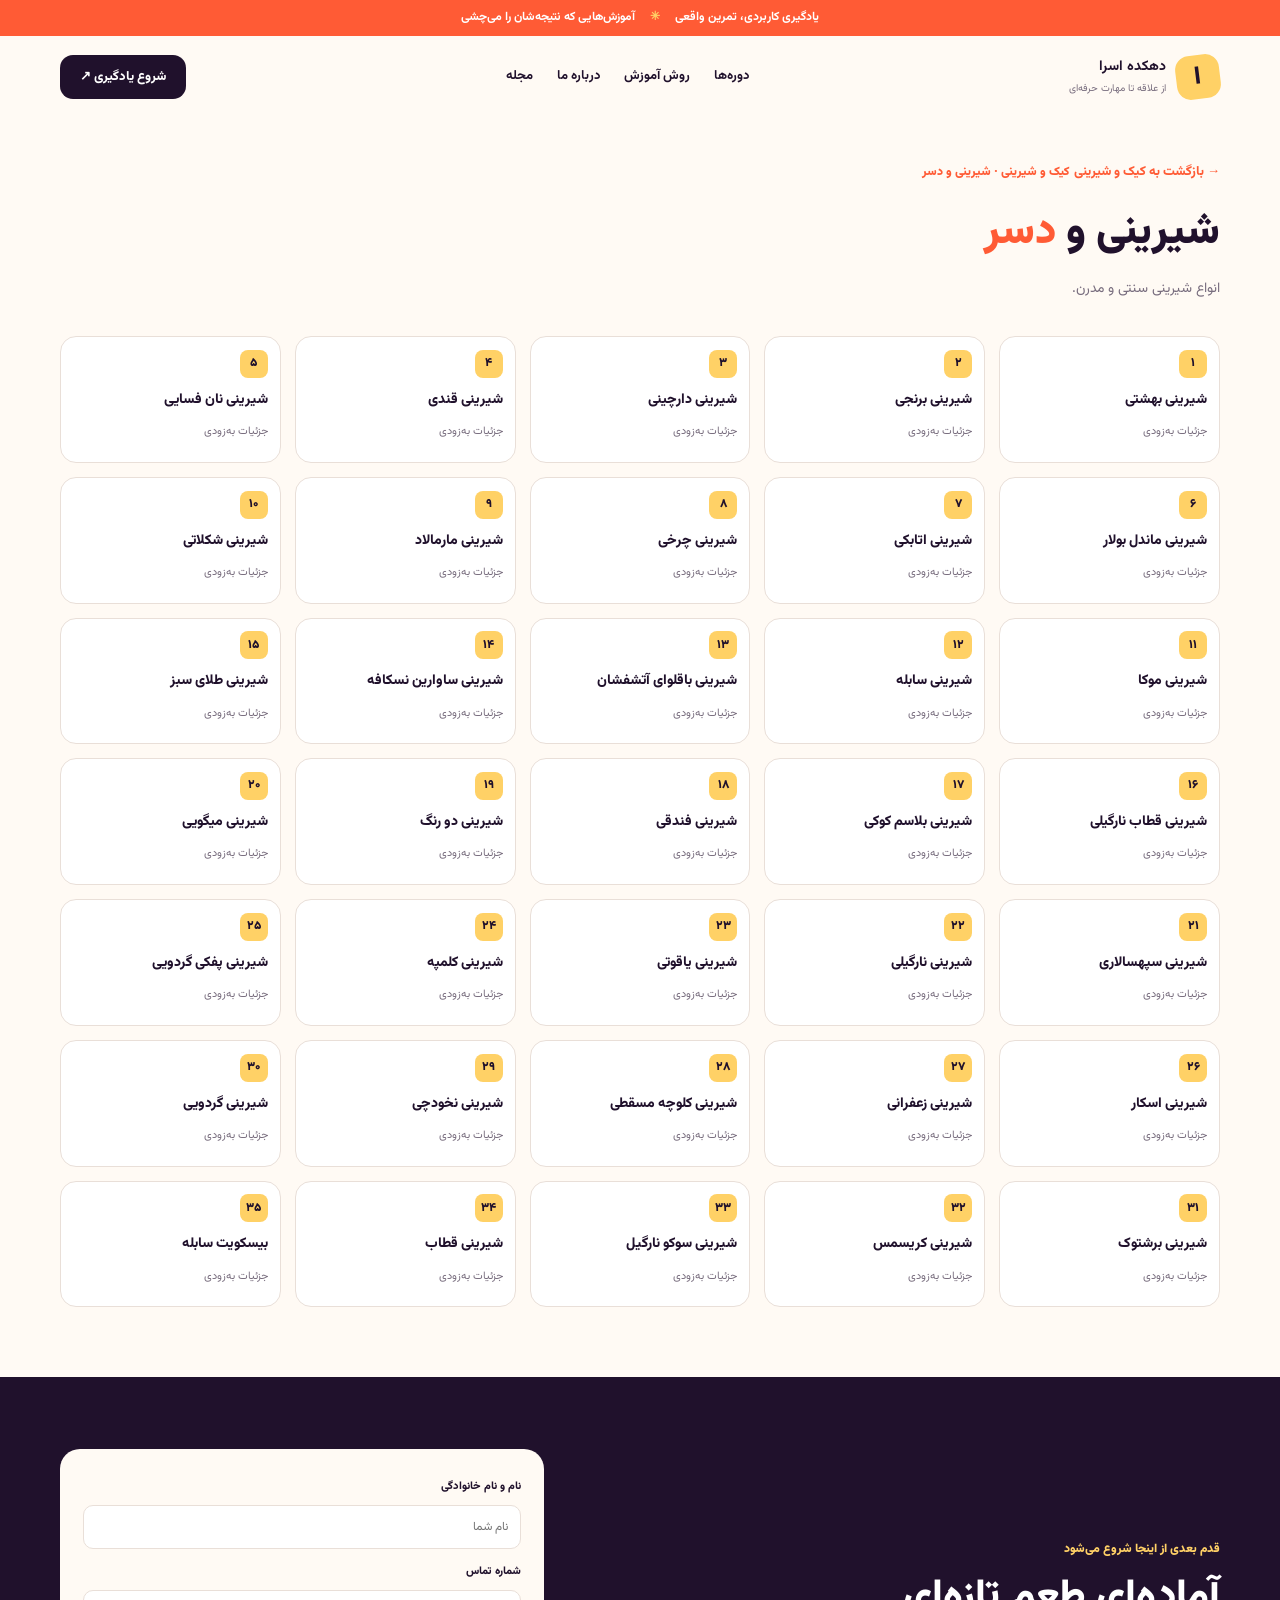
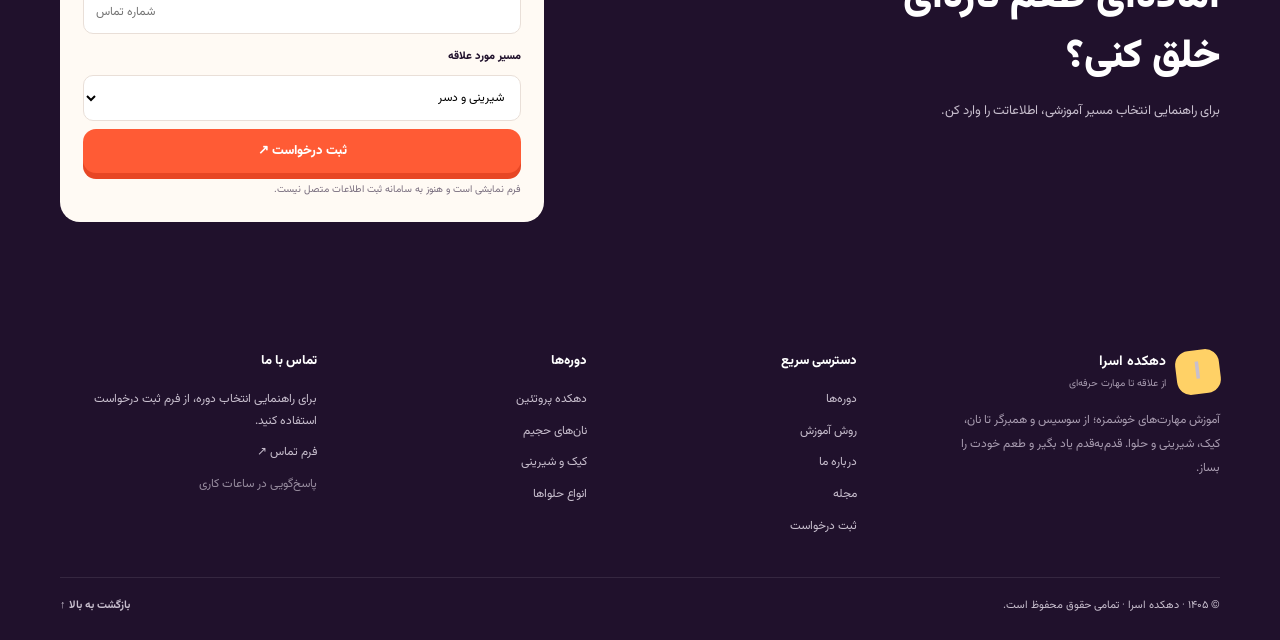
<file: sweets.html>
<!doctype html><html lang="fa" dir="rtl"><head><meta charset="utf-8"><meta name="viewport" content="width=device-width, initial-scale=1"><title>شیرینی و دسر | دهکده اسرا</title><link rel="stylesheet" href="styles.css"><link href="https://fonts.googleapis.com/css2?family=Vazirmatn:wght@400;500;600;700;800;900&display=swap" rel="stylesheet"></head><body>
<div class="top">یادگیری کاربردی، تمرین واقعی <b>✳</b> آموزش‌هایی که نتیجه‌شان را می‌چشی</div>
<header class="container header"><a class="brand" href="index.html"><span class="mark">ا</span><span><b>دهکده اسرا</b><small>از علاقه تا مهارت حرفه‌ای</small></span></a><button id="menu" aria-label="منو">☰</button><nav id="nav"><a href="index.html#courses">دوره‌ها</a><a href="index.html#method">روش آموزش</a><a href="index.html#about">درباره ما</a><a href="index.html#journal">مجله</a></nav><a class="btn dark desktop" href="index.html#courses">شروع یادگیری ↗</a></header>
<main>
<section class="container subpage-hero">
<a class="back-link" href="cakes.html">→ بازگشت به کیک و شیرینی</a>
<span class="eyebrow">کیک و شیرینی · شیرینی و دسر</span>
<h1>شیرینی و <span class="hl">دسر</span></h1>
<p>انواع شیرینی سنتی و مدرن.</p>
</section>
<section class="container"><div class="sub-grid">
<div class="sub-card"><span class="num">۱</span><b>شیرینی بهشتی</b><small>جزئیات به‌زودی</small></div><div class="sub-card"><span class="num">۲</span><b>شیرینی برنجی</b><small>جزئیات به‌زودی</small></div><div class="sub-card"><span class="num">۳</span><b>شیرینی دارچینی</b><small>جزئیات به‌زودی</small></div><div class="sub-card"><span class="num">۴</span><b>شیرینی قندی</b><small>جزئیات به‌زودی</small></div><div class="sub-card"><span class="num">۵</span><b>شیرینی نان فسایی</b><small>جزئیات به‌زودی</small></div><div class="sub-card"><span class="num">۶</span><b>شیرینی ماندل بولار</b><small>جزئیات به‌زودی</small></div><div class="sub-card"><span class="num">۷</span><b>شیرینی اتابکی</b><small>جزئیات به‌زودی</small></div><div class="sub-card"><span class="num">۸</span><b>شیرینی چرخی</b><small>جزئیات به‌زودی</small></div><div class="sub-card"><span class="num">۹</span><b>شیرینی مارمالاد</b><small>جزئیات به‌زودی</small></div><div class="sub-card"><span class="num">۱۰</span><b>شیرینی شکلاتی</b><small>جزئیات به‌زودی</small></div><div class="sub-card"><span class="num">۱۱</span><b>شیرینی موکا</b><small>جزئیات به‌زودی</small></div><div class="sub-card"><span class="num">۱۲</span><b>شیرینی سابله</b><small>جزئیات به‌زودی</small></div><div class="sub-card"><span class="num">۱۳</span><b>شیرینی باقلوای آتشفشان</b><small>جزئیات به‌زودی</small></div><div class="sub-card"><span class="num">۱۴</span><b>شیرینی ساوارین نسکافه</b><small>جزئیات به‌زودی</small></div><div class="sub-card"><span class="num">۱۵</span><b>شیرینی طلای سبز</b><small>جزئیات به‌زودی</small></div><div class="sub-card"><span class="num">۱۶</span><b>شیرینی قطاب نارگیلی</b><small>جزئیات به‌زودی</small></div><div class="sub-card"><span class="num">۱۷</span><b>شیرینی بلاسم کوکی</b><small>جزئیات به‌زودی</small></div><div class="sub-card"><span class="num">۱۸</span><b>شیرینی فندقی</b><small>جزئیات به‌زودی</small></div><div class="sub-card"><span class="num">۱۹</span><b>شیرینی دو رنگ</b><small>جزئیات به‌زودی</small></div><div class="sub-card"><span class="num">۲۰</span><b>شیرینی میگویی</b><small>جزئیات به‌زودی</small></div><div class="sub-card"><span class="num">۲۱</span><b>شیرینی سپهسالاری</b><small>جزئیات به‌زودی</small></div><div class="sub-card"><span class="num">۲۲</span><b>شیرینی نارگیلی</b><small>جزئیات به‌زودی</small></div><div class="sub-card"><span class="num">۲۳</span><b>شیرینی یاقوتی</b><small>جزئیات به‌زودی</small></div><div class="sub-card"><span class="num">۲۴</span><b>شیرینی کلمپه</b><small>جزئیات به‌زودی</small></div><div class="sub-card"><span class="num">۲۵</span><b>شیرینی پفکی گردویی</b><small>جزئیات به‌زودی</small></div><div class="sub-card"><span class="num">۲۶</span><b>شیرینی اسکار</b><small>جزئیات به‌زودی</small></div><div class="sub-card"><span class="num">۲۷</span><b>شیرینی زعفرانی</b><small>جزئیات به‌زودی</small></div><div class="sub-card"><span class="num">۲۸</span><b>شیرینی کلوچه مسقطی</b><small>جزئیات به‌زودی</small></div><div class="sub-card"><span class="num">۲۹</span><b>شیرینی نخودچی</b><small>جزئیات به‌زودی</small></div><div class="sub-card"><span class="num">۳۰</span><b>شیرینی گردویی</b><small>جزئیات به‌زودی</small></div><div class="sub-card"><span class="num">۳۱</span><b>شیرینی برشتوک</b><small>جزئیات به‌زودی</small></div><div class="sub-card"><span class="num">۳۲</span><b>شیرینی کریسمس</b><small>جزئیات به‌زودی</small></div><div class="sub-card"><span class="num">۳۳</span><b>شیرینی سوکو نارگیل</b><small>جزئیات به‌زودی</small></div><div class="sub-card"><span class="num">۳۴</span><b>شیرینی قطاب</b><small>جزئیات به‌زودی</small></div><div class="sub-card"><span class="num">۳۵</span><b>بیسکویت سابله</b><small>جزئیات به‌زودی</small></div>
</div></section>
<section id="contact" class="contact"><div class="container contact-grid"><div><span class="eyebrow light">قدم بعدی از اینجا شروع می‌شود</span><h2>آماده‌ای طعم تازه‌ای<br>خلق کنی؟</h2><p>برای راهنمایی انتخاب مسیر آموزشی، اطلاعاتت را وارد کن.</p></div><form id="lead"><label for="name">نام و نام خانوادگی</label><input id="name" required placeholder="نام شما"><label for="phone">شماره تماس</label><input id="phone" type="tel" required placeholder="شماره تماس"><label for="interest">مسیر مورد علاقه</label><select id="interest"><option>شیرینی و دسر</option><option>دهکده پروتئین</option><option>نان‌های حجیم</option><option>کیک و شیرینی</option><option>انواع حلواها</option><option>هنوز مطمئن نیستم</option></select><button class="btn hot">ثبت درخواست ↗</button><small id="form-note">فرم نمایشی است و هنوز به سامانه ثبت اطلاعات متصل نیست.</small></form></div></section>
</main>
<footer class="site-footer">
<div class="container footer-grid">
<div class="footer-brand">
<a class="brand" href="index.html"><span class="mark">ا</span><span><b>دهکده اسرا</b><small>از علاقه تا مهارت حرفه‌ای</small></span></a>
<p>آموزش مهارت‌های خوشمزه؛ از سوسیس و همبرگر تا نان، کیک، شیرینی و حلوا. قدم‌به‌قدم یاد بگیر و طعم خودت را بساز.</p>
</div>
<div class="footer-col">
<h4>دسترسی سریع</h4>
<a href="index.html#courses">دوره‌ها</a>
<a href="index.html#method">روش آموزش</a>
<a href="index.html#about">درباره ما</a>
<a href="index.html#journal">مجله</a>
<a href="index.html#contact">ثبت درخواست</a>
</div>
<div class="footer-col">
<h4>دوره‌ها</h4>
<a href="protein.html">دهکده پروتئین</a>
<a href="breads.html">نان‌های حجیم</a>
<a href="cakes.html">کیک و شیرینی</a>
<a href="halvah.html">انواع حلواها</a>
</div>
<div class="footer-col">
<h4>تماس با ما</h4>
<span>برای راهنمایی انتخاب دوره، از فرم ثبت درخواست استفاده کنید.</span>
<a href="index.html#contact">فرم تماس ↗</a>
<span class="footer-note">پاسخ‌گویی در ساعات کاری</span>
</div>
</div>
<div class="container footer-bottom">
<span>© ۱۴۰۵ · دهکده اسرا · تمامی حقوق محفوظ است.</span>
<a href="#">بازگشت به بالا ↑</a>
</div>
</footer><script src="script.js"></script></body></html>
</file>
<file: styles.css>
@import url('https://fonts.googleapis.com/css2?family=Vazirmatn:wght@400;500;600;700;800;900&display=swap');:root{--ink:#20112c;--paper:#fffaf4;--hot:#ff5b35;--yellow:#ffd166;--pink:#ffb5c2;--green:#c9ef9b;--purple:#c8b6ff;--muted:#786d7e;--line:#e9dfd8}*{box-sizing:border-box}html{scroll-behavior:smooth}body{margin:0;background:var(--paper);color:var(--ink);font-family:Vazirmatn,Tahoma,sans-serif;line-height:1.8}a{color:inherit;text-decoration:none}img{display:block;max-width:100%;object-fit:cover}.container{width:min(1160px,calc(100% - 36px));margin:auto}.top{background:var(--hot);color:#fff;text-align:center;padding:7px;font-size:12px;font-weight:700}.top b{color:var(--yellow);padding:0 12px}.header{height:82px;display:flex;align-items:center;justify-content:space-between;gap:20px}.brand{display:flex;align-items:center;gap:10px}.mark{display:grid;place-items:center;background:var(--yellow);width:44px;height:44px;border-radius:14px;font-size:25px;font-weight:900;transform:rotate(-7deg)}.brand b,.brand small{display:block}.brand b{font-size:14px}.brand small{font-size:10px;color:var(--muted)}nav{display:flex;gap:24px;font-size:13px;font-weight:700}nav a:hover{color:var(--hot)}.btn{display:inline-flex;align-items:center;justify-content:center;border:0;border-radius:13px;padding:12px 20px;font:800 13px Vazirmatn;cursor:pointer}.dark{background:var(--ink);color:white}.hot{background:var(--hot);color:white;box-shadow:0 6px 0 #e74624}.header button{display:none}.hero{display:grid;grid-template-columns:1fr 1fr;gap:48px;align-items:center;padding:38px 0 60px}.eyebrow{color:var(--hot);font-size:12px;font-weight:900}.hero h1{font-size:clamp(42px,5vw,64px);line-height:1.35;letter-spacing:-2px;margin:10px 0 16px;font-weight:900}.hero h1 em,h2 em{font-style:normal;color:var(--hot)}.hero p,.about p,.method p{color:var(--muted);font-size:14px;line-height:2.1}.actions{display:flex;align-items:center;gap:16px;margin-top:25px}.plain{font-size:13px;font-weight:800}.proof{display:flex;align-items:center;margin-top:28px;font-size:12px}.proof>span{display:grid;place-items:center;width:31px;height:31px;border-radius:50%;background:var(--green);border:2px solid var(--paper);margin-left:-6px;font-weight:900}.proof>span:nth-child(2){background:var(--pink)}.proof>span:nth-child(3){background:var(--purple);margin-left:12px}.proof b,.proof small{display:block}.proof small{font-size:10px;color:var(--muted)}.hero-visual{height:405px;background:var(--yellow);border-radius:34px 34px 110px 34px;position:relative;padding:50px 38px}.hero-visual:before{content:"";position:absolute;inset:15px;border:1px dashed #20112c55;border-radius:25px 25px 90px 25px}.hero-photo{width:72%;height:275px;position:relative;right:20%;border:7px solid var(--paper);border-radius:25px 25px 65px 25px;transform:rotate(3deg);box-shadow:0 15px 35px #20112c25}.scribble{position:absolute;top:12px;right:20px;z-index:2;font-size:11px;font-weight:900}.sticker{position:absolute;z-index:3;top:25px;left:18px;width:90px;height:90px;border-radius:50%;background:var(--hot);color:white;display:grid;align-content:center;text-align:center;font-size:12px;font-weight:800;transform:rotate(-8deg)}.sticker b{color:var(--yellow)}.mini-photo{position:absolute;bottom:20px;left:16px;width:40%;height:145px;border:6px solid var(--paper);border-radius:30px 16px 16px 16px;overflow:hidden;transform:rotate(-6deg)}.mini-photo img{width:100%;height:100%}.stats{display:grid;grid-template-columns:repeat(4,1fr);padding:22px 0;margin-bottom:70px;border-block:1px solid var(--line)}.stats div{display:flex;align-items:center;gap:12px;padding:0 18px;border-left:1px solid var(--line)}.stats div:last-child{border:0}.stats b{font-size:18px;color:var(--hot);white-space:nowrap}.stats small{font-size:11px;color:var(--muted)}.section{padding-bottom:90px}.section-title{margin-bottom:27px}.section-title h2,.about h2,.method h2,.contact h2{font-size:clamp(30px,4vw,44px);line-height:1.5;margin:4px 0;font-weight:900}.section-title p{font-size:13px;color:var(--muted)}.courses{display:grid;grid-template-columns:repeat(auto-fill,minmax(240px,1fr));gap:15px}.course{background:white;border:1px solid var(--line);border-radius:21px;overflow:hidden;transition:.2s}.course:hover{transform:translateY(-5px);box-shadow:0 16px 35px #20112c12}.course img{height:180px;width:100%;padding:7px;background:var(--pink)}.course.yellow img{background:var(--yellow)}.course.green img{background:var(--green)}.course.purple img{background:var(--purple)}.course-link>div,.course>div{padding:14px 16px 19px}.course small,.posts small{font-size:10px;font-weight:900;color:var(--hot)}.course h3{font-size:17px;margin:5px 0}.course p{font-size:11px;color:var(--muted);min-height:47px}.course a,.posts a{display:block;border-top:1px solid var(--line);padding-top:10px;font-size:11px;font-weight:900}.dark-section,.contact{background:var(--ink);color:white;padding:72px 0}.method{display:grid;grid-template-columns:1fr .85fr;gap:75px;align-items:center}.light{color:var(--yellow)}.method h2 em{color:var(--yellow)}.method p{color:#c8bfce;margin:15px 0 25px}.steps{display:grid;gap:13px}.steps>div{display:flex;align-items:center;gap:15px;border:1px solid #ffffff22;background:#ffffff08;border-radius:17px;padding:17px}.steps b{display:grid;place-items:center;min-width:44px;height:44px;border-radius:13px;background:var(--yellow);color:var(--ink);font-size:20px}.steps strong,.steps small{display:block}.steps small{font-size:11px;color:#c8bfce}.about{display:grid;grid-template-columns:1fr 1fr;gap:80px;align-items:center;padding-top:90px}.about-image{height:360px;position:relative}.about-image img{width:90%;height:100%;border-radius:28px 28px 90px 28px}.about-image span{position:absolute;left:0;bottom:20px;width:120px;height:120px;border-radius:50%;background:var(--green);display:grid;place-items:center;text-align:center;font-size:12px;font-weight:900;transform:rotate(-7deg)}.about ul{font-size:13px;line-height:2.4}.about li::marker{color:var(--hot)}.posts{display:grid;grid-template-columns:repeat(3,1fr);gap:18px}.posts article{background:white;border:1px solid var(--line);border-radius:19px;padding:10px 10px 18px}.posts img{width:100%;height:170px;border-radius:12px;margin-bottom:10px}.posts h3{font-size:15px;margin:5px 0 15px}.contact-grid{display:grid;grid-template-columns:1fr .8fr;gap:70px;align-items:center}.contact h2{font-size:40px}.contact-grid>div p{font-size:13px;color:#c8bfce}.contact form{display:grid;gap:8px;padding:23px;border-radius:20px;background:var(--paper);color:var(--ink)}.contact label{font-size:11px;font-weight:800;margin-top:5px}.contact input,.contact select{font:12px Vazirmatn;padding:12px;border:1px solid var(--line);border-radius:10px;background:white}#form-note{font-size:10px;color:var(--muted)}.footer{display:flex;align-items:center;justify-content:space-between;gap:15px;padding:24px 0;font-size:10px;color:var(--muted)}@media(max-width:900px){.courses{grid-template-columns:repeat(2,1fr)}.stats div{padding:0 7px;gap:5px}.stats b{font-size:15px}.method,.about{gap:30px}}@media(max-width:650px){.container{width:calc(100% - 30px)}.header{height:70px}.header button{display:block;border:0;background:none;font-size:24px;color:var(--ink)}.desktop{display:none}nav{display:none;position:absolute;top:108px;right:15px;left:15px;z-index:10;background:white;padding:18px;border-radius:15px;box-shadow:0 12px 30px #20112c20;flex-direction:column}nav.open{display:flex}.hero{grid-template-columns:1fr;gap:28px;padding-top:22px}.hero h1{font-size:44px}.hero-visual{height:320px;padding-top:45px}.hero-photo{height:220px}.mini-photo{height:120px}.stats{grid-template-columns:repeat(2,1fr);gap:15px;margin-bottom:55px}.stats div{border:0;padding:0}.section{padding-bottom:60px}.courses{gap:10px}.course img{height:135px;padding:5px}.course-link>div,.course>div{padding:10px}.course h3{font-size:15px}.course p{font-size:10px;min-height:65px}.method,.about,.contact-grid{grid-template-columns:1fr;gap:30px}.dark-section,.contact{padding:52px 0}.about{padding-top:60px}.about-image{height:280px}.posts{grid-template-columns:1fr}.posts article{display:grid;grid-template-columns:110px 1fr;column-gap:10px}.posts img{grid-row:span 3;height:110px}.posts h3{font-size:12px}.contact h2{font-size:33px}.footer{flex-wrap:wrap}.footer>span{width:100%;order:3}}

/* Added image cards for the learning and creativity section */
.method-visuals{display:grid;grid-template-columns:1fr 1fr;gap:14px;margin:24px 0}
.method-visuals figure{margin:0;overflow:hidden;border-radius:18px;background:rgba(255,255,255,.08);border:1px solid rgba(255,255,255,.12)}
.method-visuals img{display:block;width:100%;height:185px;object-fit:cover}
.method-visuals figcaption{display:flex;flex-direction:column;gap:5px;padding:13px 15px;color:#fff}
.method-visuals figcaption b{font-size:1.05rem}
.method-visuals figcaption span{font-size:.88rem;opacity:.78}
.about-image img{object-fit:cover}
@media(max-width:700px){.method-visuals{grid-template-columns:1fr}.method-visuals img{height:210px}}

.proof{
  display:flex;
  align-items:center;
  gap:16px;
  margin-top:28px;
  font-size:12px;
}
.proof-sticker{
  display:inline-flex!important;
  align-items:center;
  justify-content:center;
  width:auto!important;
  min-width:auto!important;
  height:auto!important;
  margin:0!important;
  padding:10px 16px!important;
  background:var(--yellow)!important;
  color:var(--ink)!important;
  border:0!important;
  border-radius:13px!important;
  font-size:13px!important;
  font-weight:800!important;
  transform:none!important;
  box-shadow:0 4px 0 #e0b84a;
  white-space:nowrap;
  line-height:1.3;
}
.proof > div{
  display:flex;
  flex-direction:column;
  gap:2px;
}
.proof b{
  font-size:13px;
  font-weight:800;
}
.proof small{
  font-size:11px!important;
  color:var(--muted);
  display:block;
}


/* Course cards as links */
a.course-link{display:block;color:inherit;height:100%}
a.course-link:hover{opacity:.95}
.course-cta{display:inline-block;margin-top:8px;font-size:12px;font-weight:800;color:var(--hot)}
.course:hover .course-cta{text-decoration:underline}

/* Sub-course pages */
.subpage-hero{padding:40px 0 20px}
.subpage-hero h1{font-size:clamp(28px,4vw,42px);margin:8px 0 12px;font-weight:900;line-height:1.4}
.subpage-hero p{color:var(--muted);font-size:14px;max-width:560px}
.back-link{display:inline-flex;align-items:center;gap:6px;font-size:13px;font-weight:800;color:var(--hot);margin-bottom:12px}
.sub-grid{display:grid;grid-template-columns:repeat(auto-fill,minmax(220px,1fr));gap:14px;padding-bottom:70px}
.sub-card{background:#fff;border:1px solid var(--line);border-radius:16px;padding:18px 16px;transition:.2s}
.sub-card:hover{border-color:var(--hot);box-shadow:0 8px 24px #20112c12;transform:translateY(-2px)}
.sub-card b{display:block;font-size:14px;font-weight:800;margin-bottom:4px}
.sub-card small{font-size:11px;color:var(--muted)}
.sub-card .num{display:inline-grid;place-items:center;width:28px;height:28px;border-radius:8px;background:var(--yellow);font-size:12px;font-weight:900;margin-bottom:10px;color:var(--ink)}

.sub-card img{width:100%;height:140px;object-fit:cover;border-radius:12px;margin-bottom:12px;background:#f3eee8}
.sub-card{padding:12px 12px 16px}
@media(max-width:650px){.sub-card img{height:120px}}

a.sub-card-link{display:block;color:inherit;text-decoration:none}
a.sub-card-link:hover{border-color:var(--hot);box-shadow:0 8px 24px #20112c12;transform:translateY(-2px)}
a.sub-card-link small{color:var(--hot);font-weight:800}

em{font-style:normal!important}
h1 em,h2 em{font-style:normal!important}

.hl{color:var(--hot);font-style:normal!important;font-weight:inherit}

.site-footer{background:var(--ink);color:#c8bfce;padding:56px 0 0;margin-top:0}
.footer-grid{display:grid;grid-template-columns:1.4fr 1fr 1fr 1.1fr;gap:36px;padding-bottom:40px}
.footer-brand p{font-size:12px;line-height:2;margin:14px 0 0;max-width:280px;color:#a89cb0}
.footer-col{display:flex;flex-direction:column;gap:10px}
.footer-col h4{color:#fff;font-size:13px;font-weight:800;margin:0 0 6px}
.footer-col a,.footer-col span{font-size:12px;color:#c8bfce}
.footer-col a:hover{color:var(--yellow)}
.footer-note{font-size:11px;opacity:.7}
.footer-bottom{display:flex;align-items:center;justify-content:space-between;gap:12px;padding:18px 0 24px;border-top:1px solid #ffffff18;font-size:11px}
.footer-bottom a{color:#c8bfce;font-weight:700}
.footer-bottom a:hover{color:var(--yellow)}
.site-footer .brand b{color:#fff}
.site-footer .brand small{color:#a89cb0}
@media(max-width:900px){.footer-grid{grid-template-columns:1fr 1fr;gap:28px}}
@media(max-width:650px){.footer-grid{grid-template-columns:1fr;gap:24px}.footer-bottom{flex-wrap:wrap}}
</file>
